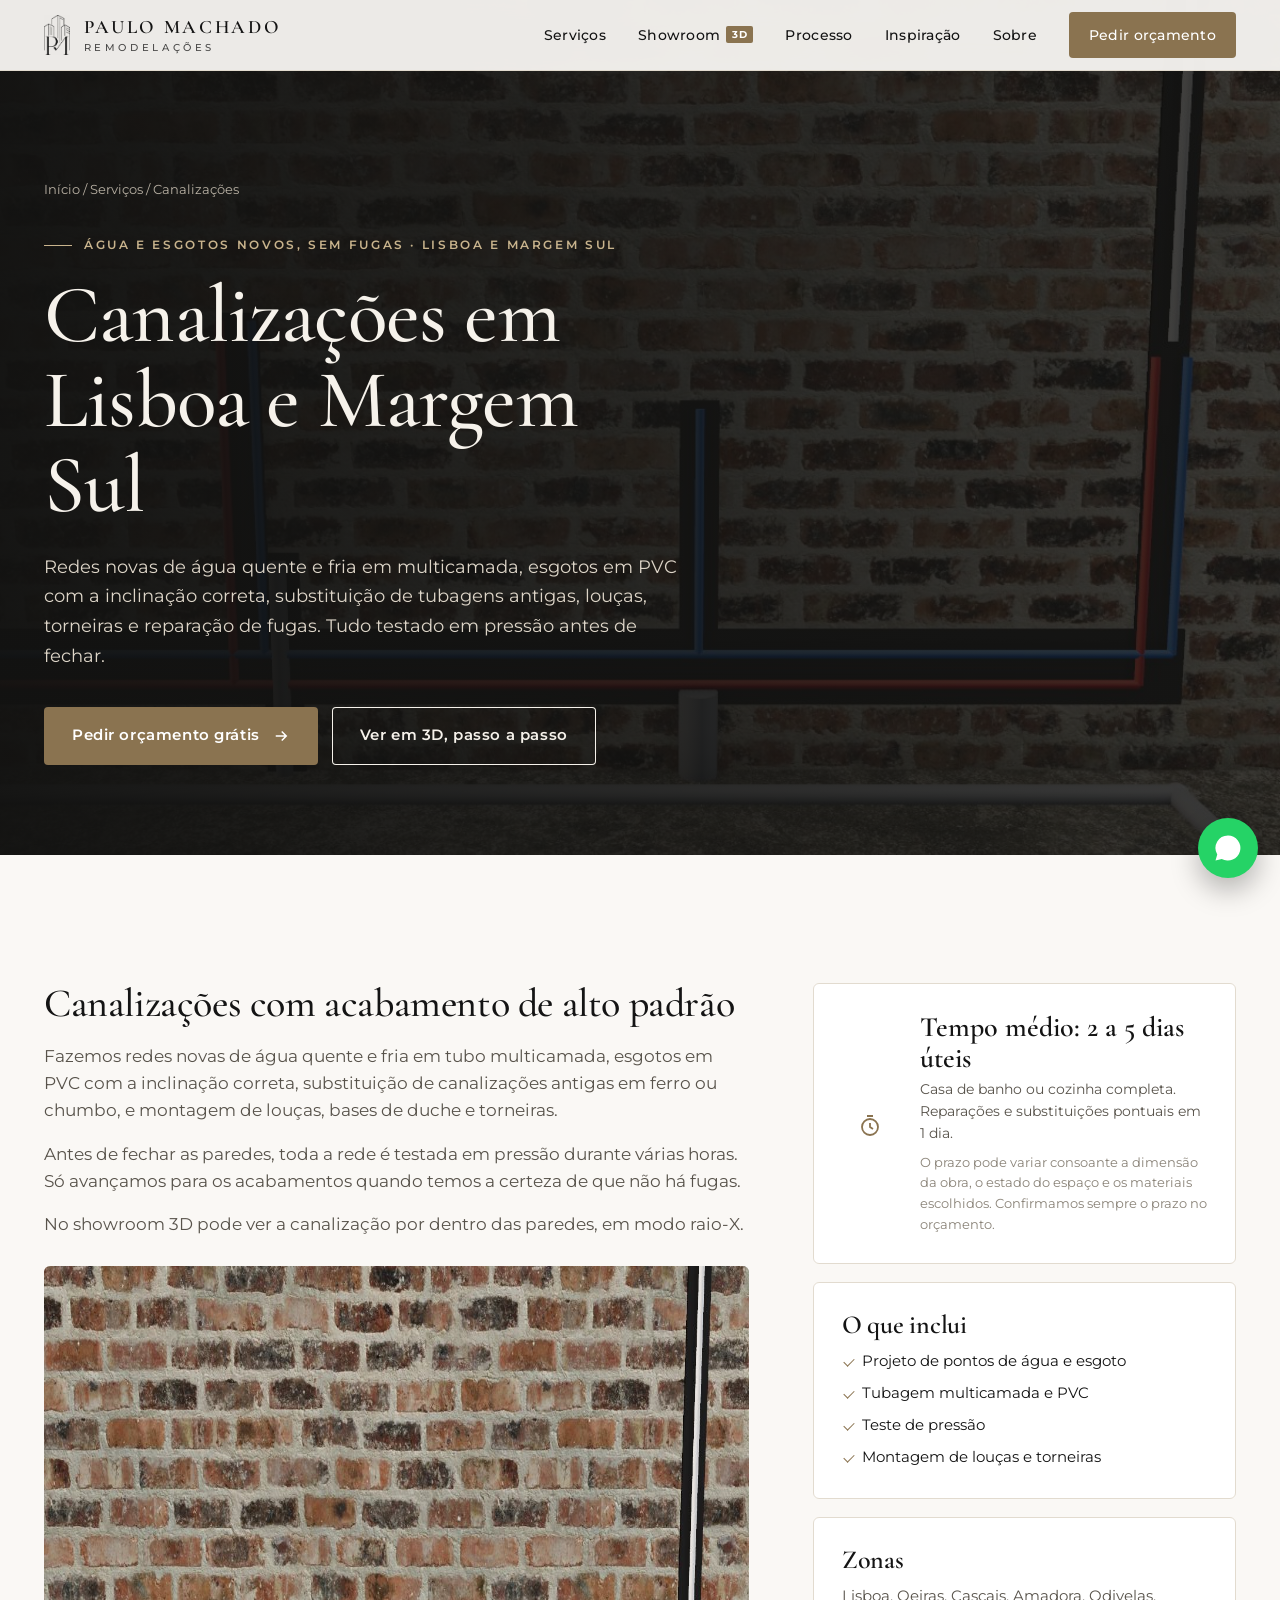
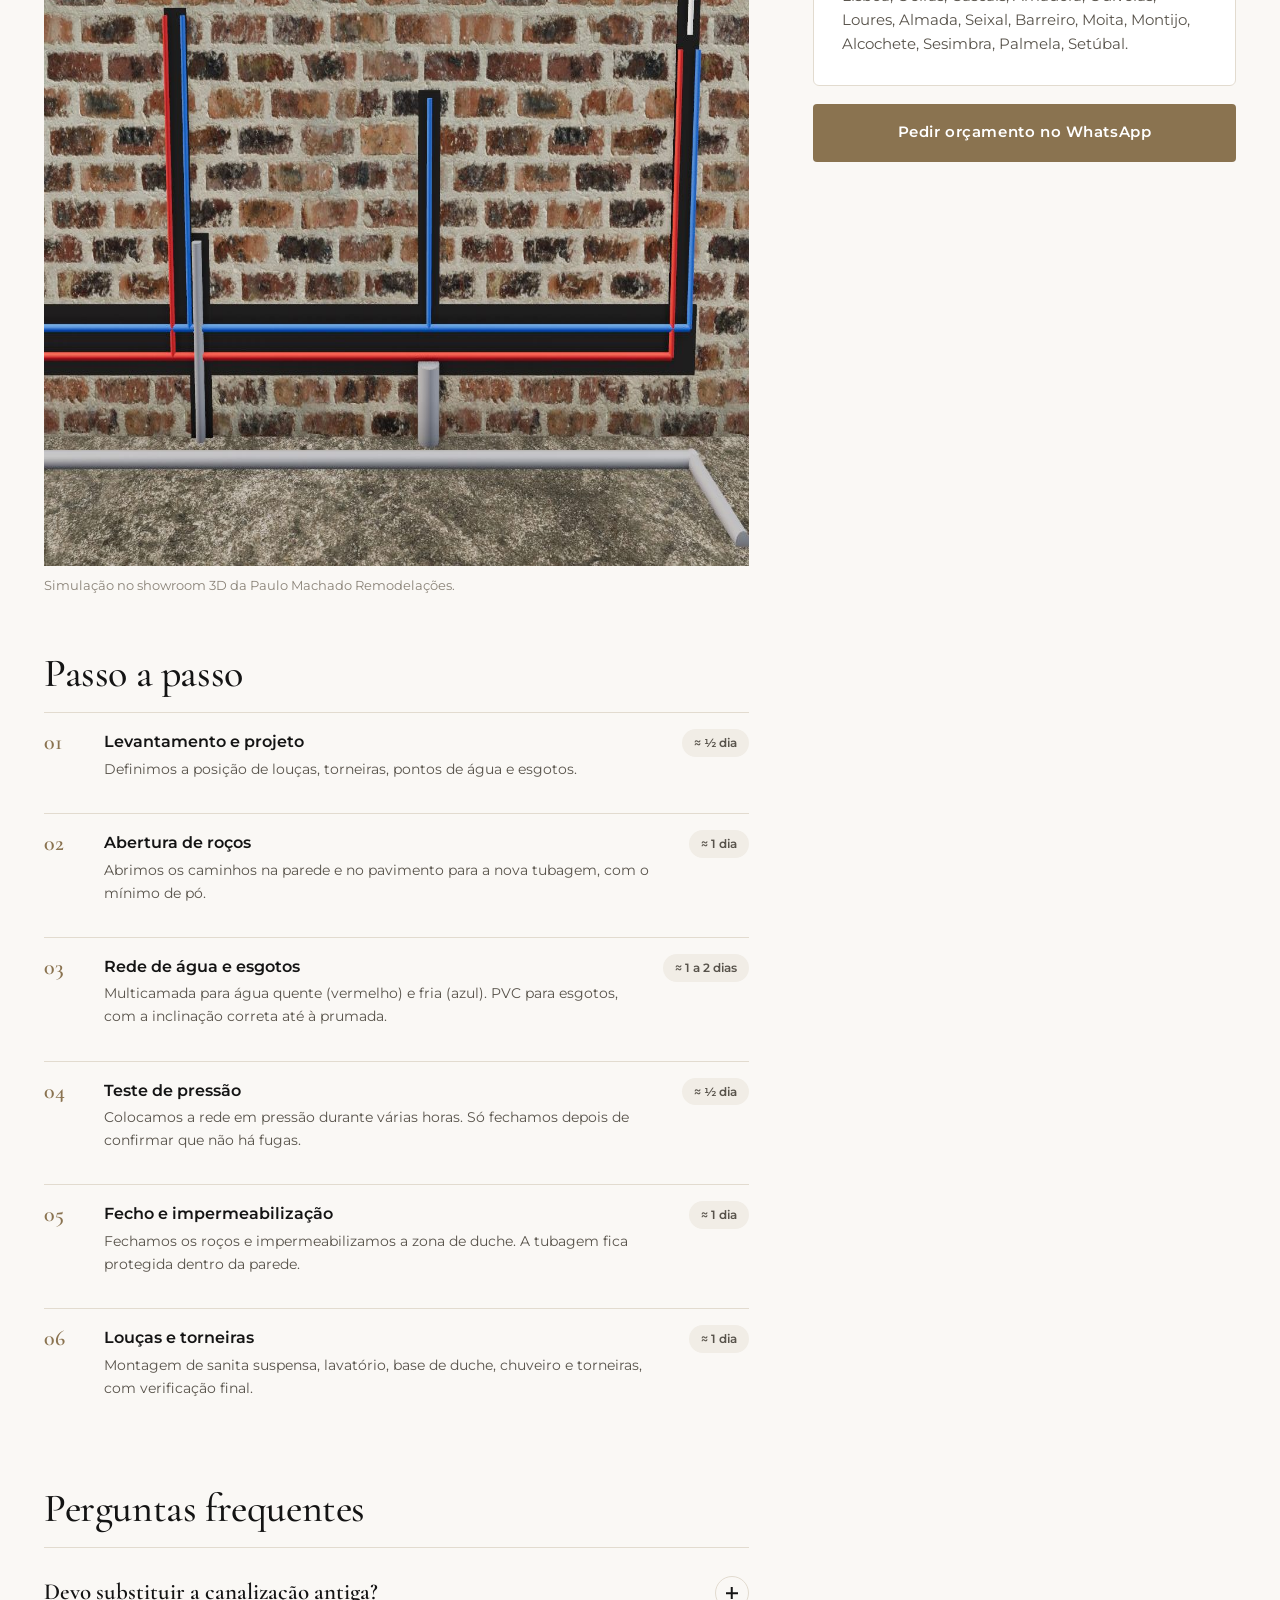
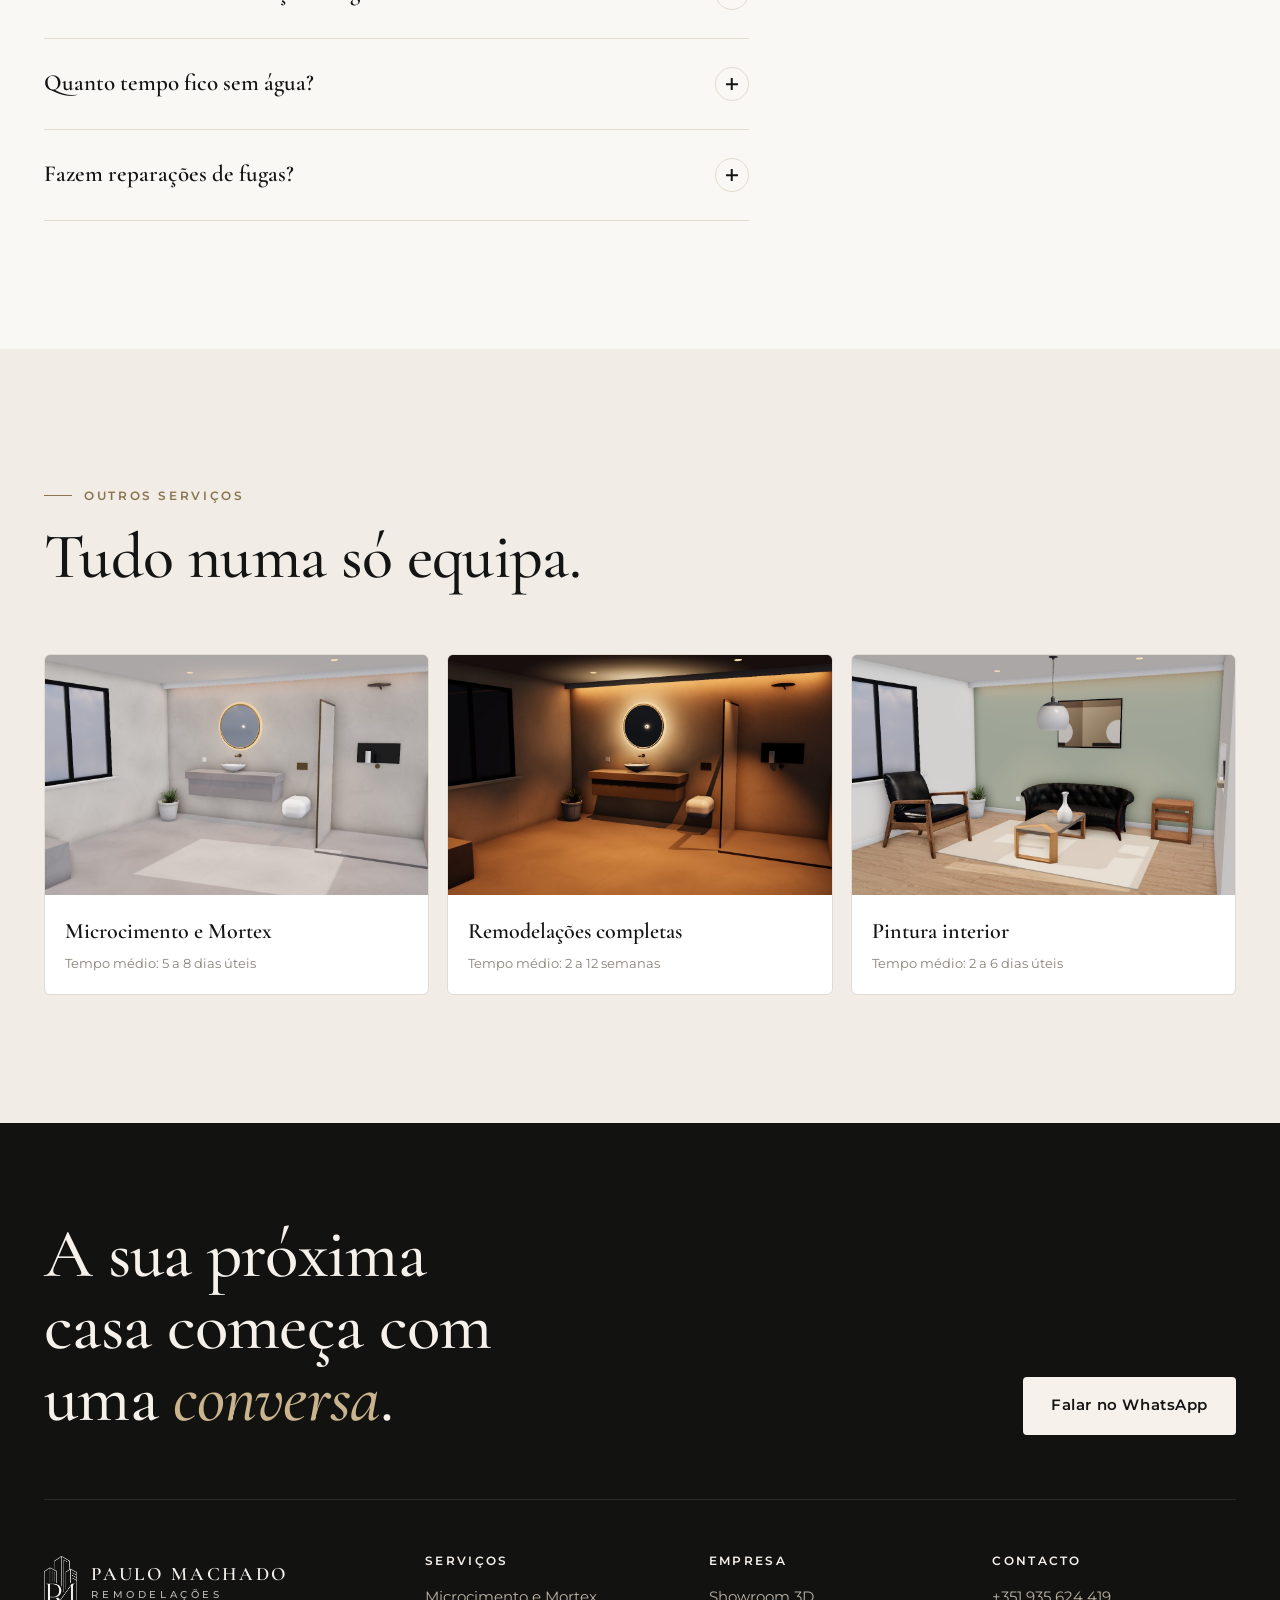
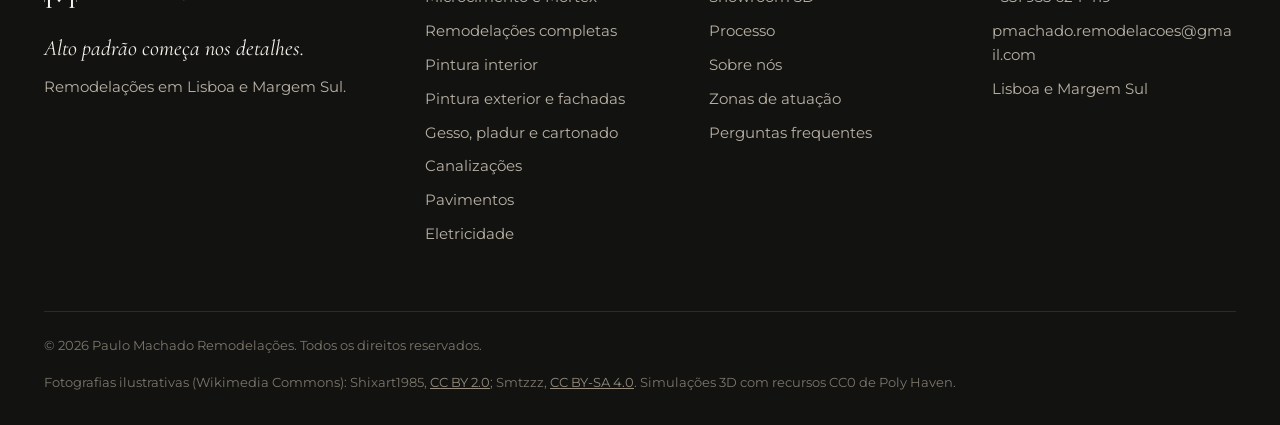
<file: servicos/canalizacao.html>
<!doctype html>
<html lang="pt-PT">
<head>
<meta charset="utf-8">
<meta name="viewport" content="width=device-width, initial-scale=1, viewport-fit=cover">
<title>Canalizador em Lisboa e Margem Sul · Canalizações e esgotos | Paulo Machado</title>
<meta name="description" content="Redes novas de água quente e fria em multicamada, esgotos em PVC com a inclinação correta, substituição de tubagens antigas, louças, torneiras e repar… Tempo médio: 2 a 5 dias úteis. Orçamento grátis.">
<meta name="keywords" content="canalizador Lisboa, canalizador Almada, substituir canalização, rede de águas e esgotos, multicamada, canalizador Setúbal">
<link rel="canonical" href="https://pmremodelacoes.pt/servicos/canalizacao.html">
<link rel="icon" type="image/png" href="../img/icone.png">
<meta name="theme-color" content="#121211">
<meta property="og:type" content="website"><meta property="og:locale" content="pt_PT"><meta property="og:site_name" content="Paulo Machado Remodelações">
<meta property="og:title" content="Canalizações em Lisboa e Margem Sul · Paulo Machado Remodelações"><meta property="og:description" content="Água e esgotos novos, sem fugas. 2 a 5 dias úteis em média.">
<meta property="og:url" content="https://pmremodelacoes.pt/servicos/canalizacao.html"><meta property="og:image" content="https://pmremodelacoes.pt/img/servico-canalizacao.jpg"><meta name="twitter:card" content="summary_large_image">
<link rel="preconnect" href="https://fonts.googleapis.com"><link rel="preconnect" href="https://fonts.gstatic.com" crossorigin>
<link href="https://fonts.googleapis.com/css2?family=Cormorant+Garamond:ital,wght@0,500;0,600;1,500&family=Montserrat:wght@400;500;600;700&display=swap" rel="stylesheet">
<link rel="stylesheet" href="../estilo.css">
<script type="application/ld+json">{"@context":"https://schema.org","@graph":[{"@type":"Service","name":"Canalizações","serviceType":"Canalizações","description":"Redes novas de água quente e fria em multicamada, esgotos em PVC com a inclinação correta, substituição de tubagens antigas, louças, torneiras e reparação de fugas. Tudo testado em pressão antes de fechar.","provider":{"@id":"https://pmremodelacoes.pt/#empresa"},"areaServed":[{"@type":"City","name":"Lisboa"},{"@type":"City","name":"Oeiras"},{"@type":"City","name":"Cascais"},{"@type":"City","name":"Amadora"},{"@type":"City","name":"Odivelas"},{"@type":"City","name":"Loures"},{"@type":"City","name":"Almada"},{"@type":"City","name":"Seixal"},{"@type":"City","name":"Barreiro"},{"@type":"City","name":"Moita"},{"@type":"City","name":"Montijo"},{"@type":"City","name":"Alcochete"},{"@type":"City","name":"Sesimbra"},{"@type":"City","name":"Palmela"},{"@type":"City","name":"Setúbal"}],"url":"https://pmremodelacoes.pt/servicos/canalizacao.html","image":"https://pmremodelacoes.pt/img/servico-canalizacao.jpg"},{"@type":"BreadcrumbList","itemListElement":[{"@type":"ListItem","position":1,"name":"Início","item":"https://pmremodelacoes.pt/"},{"@type":"ListItem","position":2,"name":"Serviços","item":"https://pmremodelacoes.pt/#servicos"},{"@type":"ListItem","position":3,"name":"Canalizações","item":"https://pmremodelacoes.pt/servicos/canalizacao.html"}]},{"@type":"FAQPage","mainEntity":[{"@type":"Question","name":"Devo substituir a canalização antiga?","acceptedAnswer":{"@type":"Answer","text":"Se a casa tem tubagem em ferro galvanizado ou chumbo, ou fugas frequentes, a substituição evita problemas maiores e melhora a pressão da água."}},{"@type":"Question","name":"Quanto tempo fico sem água?","acceptedAnswer":{"@type":"Answer","text":"Planeamos os cortes para serem curtos. Na maioria das obras, a água é cortada apenas durante algumas horas."}},{"@type":"Question","name":"Fazem reparações de fugas?","acceptedAnswer":{"@type":"Answer","text":"Sim, fazemos reparações pontuais e deteção de fugas."}}]},{"@type":"HomeAndConstructionBusiness","@id":"https://pmremodelacoes.pt/#empresa","name":"Paulo Machado Remodelações","slogan":"Alto padrão começa nos detalhes","url":"https://pmremodelacoes.pt/","logo":"https://pmremodelacoes.pt/img/logo.png","image":"https://pmremodelacoes.pt/img/hero-showroom.jpg","telephone":"+351935624419","email":"pmachado.remodelacoes@gmail.com","priceRange":"€€€","address":{"@type":"PostalAddress","addressLocality":"Almada","addressRegion":"Setúbal","addressCountry":"PT"},"areaServed":[{"@type":"City","name":"Lisboa"},{"@type":"City","name":"Oeiras"},{"@type":"City","name":"Cascais"},{"@type":"City","name":"Amadora"},{"@type":"City","name":"Odivelas"},{"@type":"City","name":"Loures"},{"@type":"City","name":"Almada"},{"@type":"City","name":"Seixal"},{"@type":"City","name":"Barreiro"},{"@type":"City","name":"Moita"},{"@type":"City","name":"Montijo"},{"@type":"City","name":"Alcochete"},{"@type":"City","name":"Sesimbra"},{"@type":"City","name":"Palmela"},{"@type":"City","name":"Setúbal"}],"knowsAbout":["Microcimento","Remodelações","Pintura","Pladur","Canalização","Pavimentos","Eletricidade"],"hasOfferCatalog":{"@type":"OfferCatalog","name":"Serviços","itemListElement":[{"@type":"Offer","itemOffered":{"@type":"Service","name":"Microcimento e Mortex","url":"https://pmremodelacoes.pt/servicos/microcimento.html"}},{"@type":"Offer","itemOffered":{"@type":"Service","name":"Remodelações completas","url":"https://pmremodelacoes.pt/servicos/remodelacao.html"}},{"@type":"Offer","itemOffered":{"@type":"Service","name":"Pintura interior","url":"https://pmremodelacoes.pt/servicos/pintura-interior.html"}},{"@type":"Offer","itemOffered":{"@type":"Service","name":"Pintura exterior e fachadas","url":"https://pmremodelacoes.pt/servicos/pintura-exterior.html"}},{"@type":"Offer","itemOffered":{"@type":"Service","name":"Gesso, pladur e cartonado","url":"https://pmremodelacoes.pt/servicos/pladur.html"}},{"@type":"Offer","itemOffered":{"@type":"Service","name":"Canalizações","url":"https://pmremodelacoes.pt/servicos/canalizacao.html"}},{"@type":"Offer","itemOffered":{"@type":"Service","name":"Pavimentos","url":"https://pmremodelacoes.pt/servicos/pavimentos.html"}},{"@type":"Offer","itemOffered":{"@type":"Service","name":"Eletricidade","url":"https://pmremodelacoes.pt/servicos/eletricidade.html"}}]}}]}</script>
</head>
<body>
<a class="skip" href="#conteudo">Saltar para o conteúdo</a>
<div class="progress" aria-hidden="true"></div>
<header class="top light">
  <div class="wrap nav">
    <a href="../index.html#inicio" class="logo" aria-label="Paulo Machado Remodelações, início">
      <img class="lgb" src="../img/simbolo.png" alt="" width="255" height="398">
      <img class="lgw" src="../img/simbolo-branco.png" alt="" width="255" height="398">
      <span class="logo-text">Paulo Machado<small>Remodelações</small></span>
    </a>
    <button class="burger" aria-label="Abrir menu" aria-expanded="false" aria-controls="menu"><span></span><span></span><span></span></button>
    <ul class="menu" id="menu">
      <li><a href="../index.html#servicos">Serviços</a></li>
      <li><a href="../showroom.html">Showroom<span class="tag3d">3D</span></a></li>
      <li><a href="../index.html#processo">Processo</a></li>
      <li><a href="../index.html#inspiracao">Inspiração</a></li>
      <li><a href="../index.html#sobre">Sobre</a></li>
      <li><a href="../index.html#contacto" class="btn gold">Pedir orçamento</a></li>
    </ul>
  </div>
</header>
<main id="conteudo">
<section class="page-hero">
  <div class="bg"><img src="../img/servico-canalizacao.jpg" alt="" width="1200" height="900"></div>
  <div class="wrap">
    <nav class="crumbs" aria-label="Caminho"><a href="../index.html">Início</a> / <a href="../index.html#servicos">Serviços</a> / Canalizações</nav>
    <span class="eyebrow">Água e esgotos novos, sem fugas · Lisboa e Margem Sul</span>
    <h1 style="margin-top:18px">Canalizações em Lisboa e Margem Sul</h1>
    <p class="lead">Redes novas de água quente e fria em multicamada, esgotos em PVC com a inclinação correta, substituição de tubagens antigas, louças, torneiras e reparação de fugas. Tudo testado em pressão antes de fechar.</p>
    <div class="hero-ctas"><a class="btn gold" href="../index.html#contacto">Pedir orçamento grátis <svg width="18" height="18" viewBox="0 0 24 24" fill="none" stroke="currentColor" stroke-width="2"><path d="M5 12h14M13 6l6 6-6 6"/></svg></a><a class="btn ghost" href="../showroom.html#canalizacao">Ver em 3D, passo a passo</a></div>
  </div>
</section>
<section>
  <div class="wrap svc-page">
    <div class="prose">
      <h2>Canalizações com acabamento de alto padrão</h2>
      <p>Fazemos redes novas de água quente e fria em tubo multicamada, esgotos em PVC com a inclinação correta, substituição de canalizações antigas em ferro ou chumbo, e montagem de louças, bases de duche e torneiras.</p>
      <p>Antes de fechar as paredes, toda a rede é testada em pressão durante várias horas. Só avançamos para os acabamentos quando temos a certeza de que não há fugas.</p>
      <p>No showroom 3D pode ver a canalização por dentro das paredes, em modo raio-X.</p>
      <figure><img src="../img/servico-canalizacao.jpg" alt="Canalizações: simulação no showroom 3D" width="1200" height="900" loading="lazy"><figcaption>Simulação no showroom 3D da Paulo Machado Remodelações.</figcaption></figure>
      <h2>Passo a passo</h2>
      <ol class="svc-steps"><li><div><b>Levantamento e projeto</b><p>Definimos a posição de louças, torneiras, pontos de água e esgotos.</p></div><span class="dur">≈ ½ dia</span></li><li><div><b>Abertura de roços</b><p>Abrimos os caminhos na parede e no pavimento para a nova tubagem, com o mínimo de pó.</p></div><span class="dur">≈ 1 dia</span></li><li><div><b>Rede de água e esgotos</b><p>Multicamada para água quente (vermelho) e fria (azul). PVC para esgotos, com a inclinação correta até à prumada.</p></div><span class="dur">≈ 1 a 2 dias</span></li><li><div><b>Teste de pressão</b><p>Colocamos a rede em pressão durante várias horas. Só fechamos depois de confirmar que não há fugas.</p></div><span class="dur">≈ ½ dia</span></li><li><div><b>Fecho e impermeabilização</b><p>Fechamos os roços e impermeabilizamos a zona de duche. A tubagem fica protegida dentro da parede.</p></div><span class="dur">≈ 1 dia</span></li><li><div><b>Louças e torneiras</b><p>Montagem de sanita suspensa, lavatório, base de duche, chuveiro e torneiras, com verificação final.</p></div><span class="dur">≈ 1 dia</span></li></ol>
      <h2>Perguntas frequentes</h2>
      <div class="faq"><details class="rv"><summary>Devo substituir a canalização antiga?<i></i></summary><p>Se a casa tem tubagem em ferro galvanizado ou chumbo, ou fugas frequentes, a substituição evita problemas maiores e melhora a pressão da água.</p></details><details class="rv"><summary>Quanto tempo fico sem água?<i></i></summary><p>Planeamos os cortes para serem curtos. Na maioria das obras, a água é cortada apenas durante algumas horas.</p></details><details class="rv"><summary>Fazem reparações de fugas?<i></i></summary><p>Sim, fazemos reparações pontuais e deteção de fugas.</p></details></div>
    </div>
    <aside class="side">
      <div class="card"><div class="svc-meta" style="margin:0;background:none;padding:0"><span class="clock"><svg width="24" height="24" viewBox="0 0 24 24" fill="none" stroke="currentColor" stroke-width="1.8"><circle cx="12" cy="13" r="8"/><path d="M12 9v4l3 2M9 2h6"/></svg></span><div><b>Tempo médio: 2 a 5 dias úteis</b><span>Casa de banho ou cozinha completa. Reparações e substituições pontuais em 1 dia.</span><em>O prazo pode variar consoante a dimensão da obra, o estado do espaço e os materiais escolhidos. Confirmamos sempre o prazo no orçamento.</em></div></div></div>
      <div class="card"><h3>O que inclui</h3><ul><li>Projeto de pontos de água e esgoto</li><li>Tubagem multicamada e PVC</li><li>Teste de pressão</li><li>Montagem de louças e torneiras</li></ul></div>
      <div class="card"><h3>Zonas</h3><p style="font-size:14.5px;color:var(--ink2)">Lisboa, Oeiras, Cascais, Amadora, Odivelas, Loures, Almada, Seixal, Barreiro, Moita, Montijo, Alcochete, Sesimbra, Palmela, Setúbal.</p></div>
      <a class="btn gold" href="https://wa.me/351935624419?text=Ol%C3%A1!%20Gostaria%20de%20um%20or%C3%A7amento%20de%20Canaliza%C3%A7%C3%B5es." target="_blank" rel="noopener">Pedir orçamento no WhatsApp</a>
    </aside>
  </div>
</section>
<section style="background:var(--bg2)">
  <div class="wrap">
    <div class="sec-head"><div><span class="eyebrow">Outros serviços</span><h2>Tudo numa só equipa.</h2></div></div>
    <div class="related"><a href="microcimento.html"><img src="../img/servico-microcimento.jpg" alt="Microcimento e Mortex" loading="lazy"><div><b>Microcimento e Mortex</b><span>Tempo médio: 5 a 8 dias úteis</span></div></a><a href="remodelacao.html"><img src="../img/servico-remodelacao.jpg" alt="Remodelações completas" loading="lazy"><div><b>Remodelações completas</b><span>Tempo médio: 2 a 12 semanas</span></div></a><a href="pintura-interior.html"><img src="../img/servico-pintura-interior.jpg" alt="Pintura interior" loading="lazy"><div><b>Pintura interior</b><span>Tempo médio: 2 a 6 dias úteis</span></div></a></div>
  </div>
</section>
</main>
<footer>
  <div class="wrap">
    <div class="fcta">
      <h2>A sua próxima casa começa com uma <em>conversa</em>.</h2>
      <a class="btn light" href="https://wa.me/351935624419?text=Ol%C3%A1!%20Gostaria%20de%20pedir%20um%20or%C3%A7amento." target="_blank" rel="noopener">Falar no WhatsApp</a>
    </div>
    <div class="fgrid">
      <div>
        <a href="../index.html#inicio" class="logo"><img src="../img/simbolo-branco.png" alt="" width="255" height="398" style="height:52px"><span class="logo-text">Paulo Machado<small>Remodelações</small></span></a>
        <p class="slogan">Alto padrão começa nos detalhes.</p>
        <p>Remodelações em Lisboa e Margem Sul.</p>
      </div>
      <div><h4>Serviços</h4><ul><li><a href="../servicos/microcimento.html">Microcimento e Mortex</a></li><li><a href="../servicos/remodelacao.html">Remodelações completas</a></li><li><a href="../servicos/pintura-interior.html">Pintura interior</a></li><li><a href="../servicos/pintura-exterior.html">Pintura exterior e fachadas</a></li><li><a href="../servicos/pladur.html">Gesso, pladur e cartonado</a></li><li><a href="../servicos/canalizacao.html">Canalizações</a></li><li><a href="../servicos/pavimentos.html">Pavimentos</a></li><li><a href="../servicos/eletricidade.html">Eletricidade</a></li></ul></div>
      <div><h4>Empresa</h4><ul><li><a href="../showroom.html">Showroom 3D</a></li><li><a href="../index.html#processo">Processo</a></li><li><a href="../index.html#sobre">Sobre nós</a></li><li><a href="../index.html#zonas">Zonas de atuação</a></li><li><a href="../index.html#faq">Perguntas frequentes</a></li></ul></div>
      <div><h4>Contacto</h4><ul><li><a href="tel:+351935624419">+351 935 624 419</a></li><li><a href="mailto:pmachado.remodelacoes@gmail.com" style="overflow-wrap:anywhere">pmachado.remodelacoes@gmail.com</a></li><li>Lisboa e Margem Sul</li></ul></div>
    </div>
    <div class="fbottom">
      <span>© <span id="ano"></span> Paulo Machado Remodelações. Todos os direitos reservados.</span>
      <span>Fotografias ilustrativas (Wikimedia Commons): Shixart1985, <a href="https://creativecommons.org/licenses/by/2.0/" rel="license noopener" target="_blank">CC BY 2.0</a>; Smtzzz, <a href="https://creativecommons.org/licenses/by-sa/4.0/" rel="license noopener" target="_blank">CC BY-SA 4.0</a>. Simulações 3D com recursos CC0 de Poly Haven.</span>
    </div>
  </div>
</footer>
<a class="wa" href="https://wa.me/351935624419?text=Ol%C3%A1!%20Gostaria%20de%20um%20or%C3%A7amento%20de%20Canaliza%C3%A7%C3%B5es." target="_blank" rel="noopener" aria-label="Falar pelo WhatsApp"><svg width="30" height="30" viewBox="0 0 24 24" fill="#fff"><path d="M12 2a10 10 0 0 0-8.6 15.1L2 22l5-1.3A10 10 0 1 0 12 2m4.5 12.1c-.2-.1-1.5-.7-1.7-.8s-.4-.1-.6.1l-.8 1c-.1.2-.3.2-.5.1a6.7 6.7 0 0 1-3.3-2.9c-.3-.4.3-.4.7-1.3.1-.2 0-.3 0-.4l-.8-1.8c-.2-.5-.4-.4-.6-.4h-.5a1 1 0 0 0-.7.3 3 3 0 0 0-.9 2.2 5.2 5.2 0 0 0 1.1 2.7 11.8 11.8 0 0 0 4.5 4c1.7.7 2.3.8 3.2.6a2.7 2.7 0 0 0 1.8-1.2 2.2 2.2 0 0 0 .1-1.3c0-.1-.2-.2-.5-.3"/></svg></a>
<nav class="mbar" aria-label="Contacto rápido"><a href="tel:+351935624419">Ligar</a><a href="https://wa.me/351935624419" target="_blank" rel="noopener">WhatsApp</a></nav>
<script src="../site.js" defer></script>
</body>
</html>
</file>
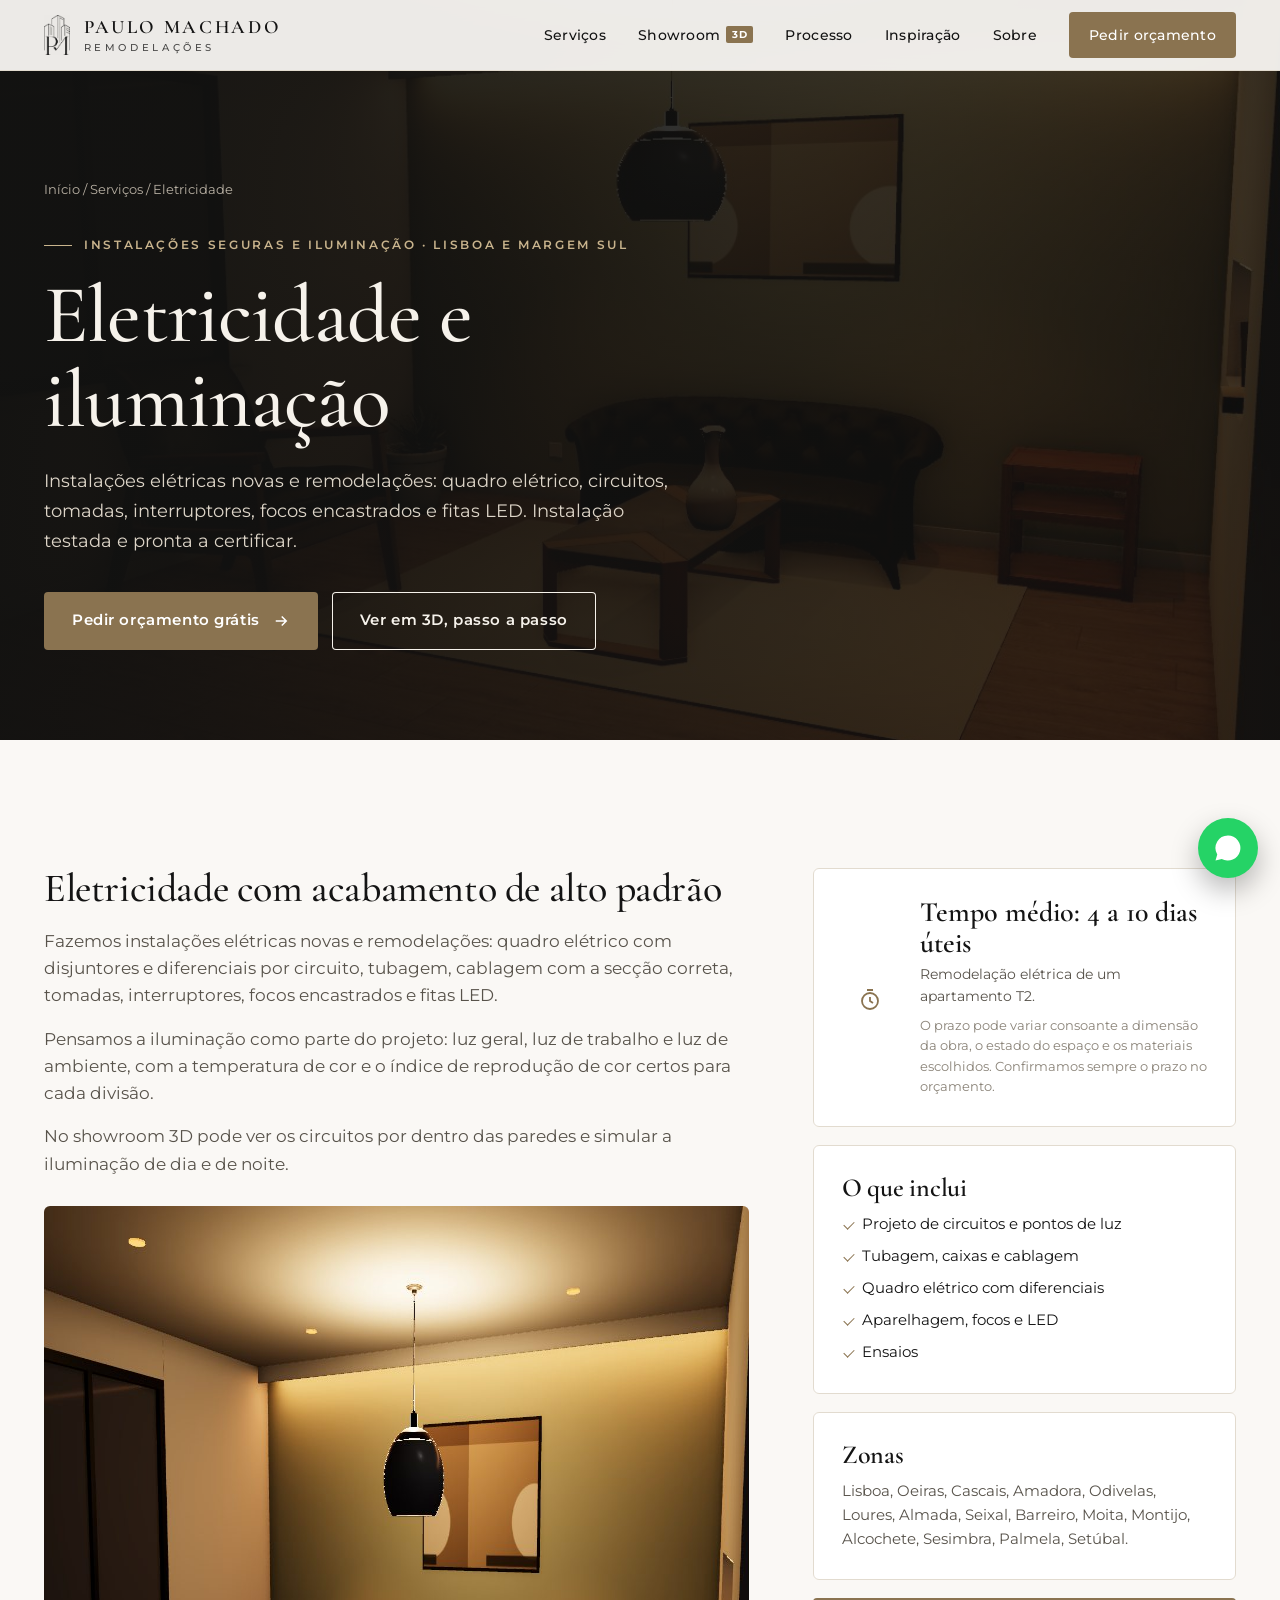
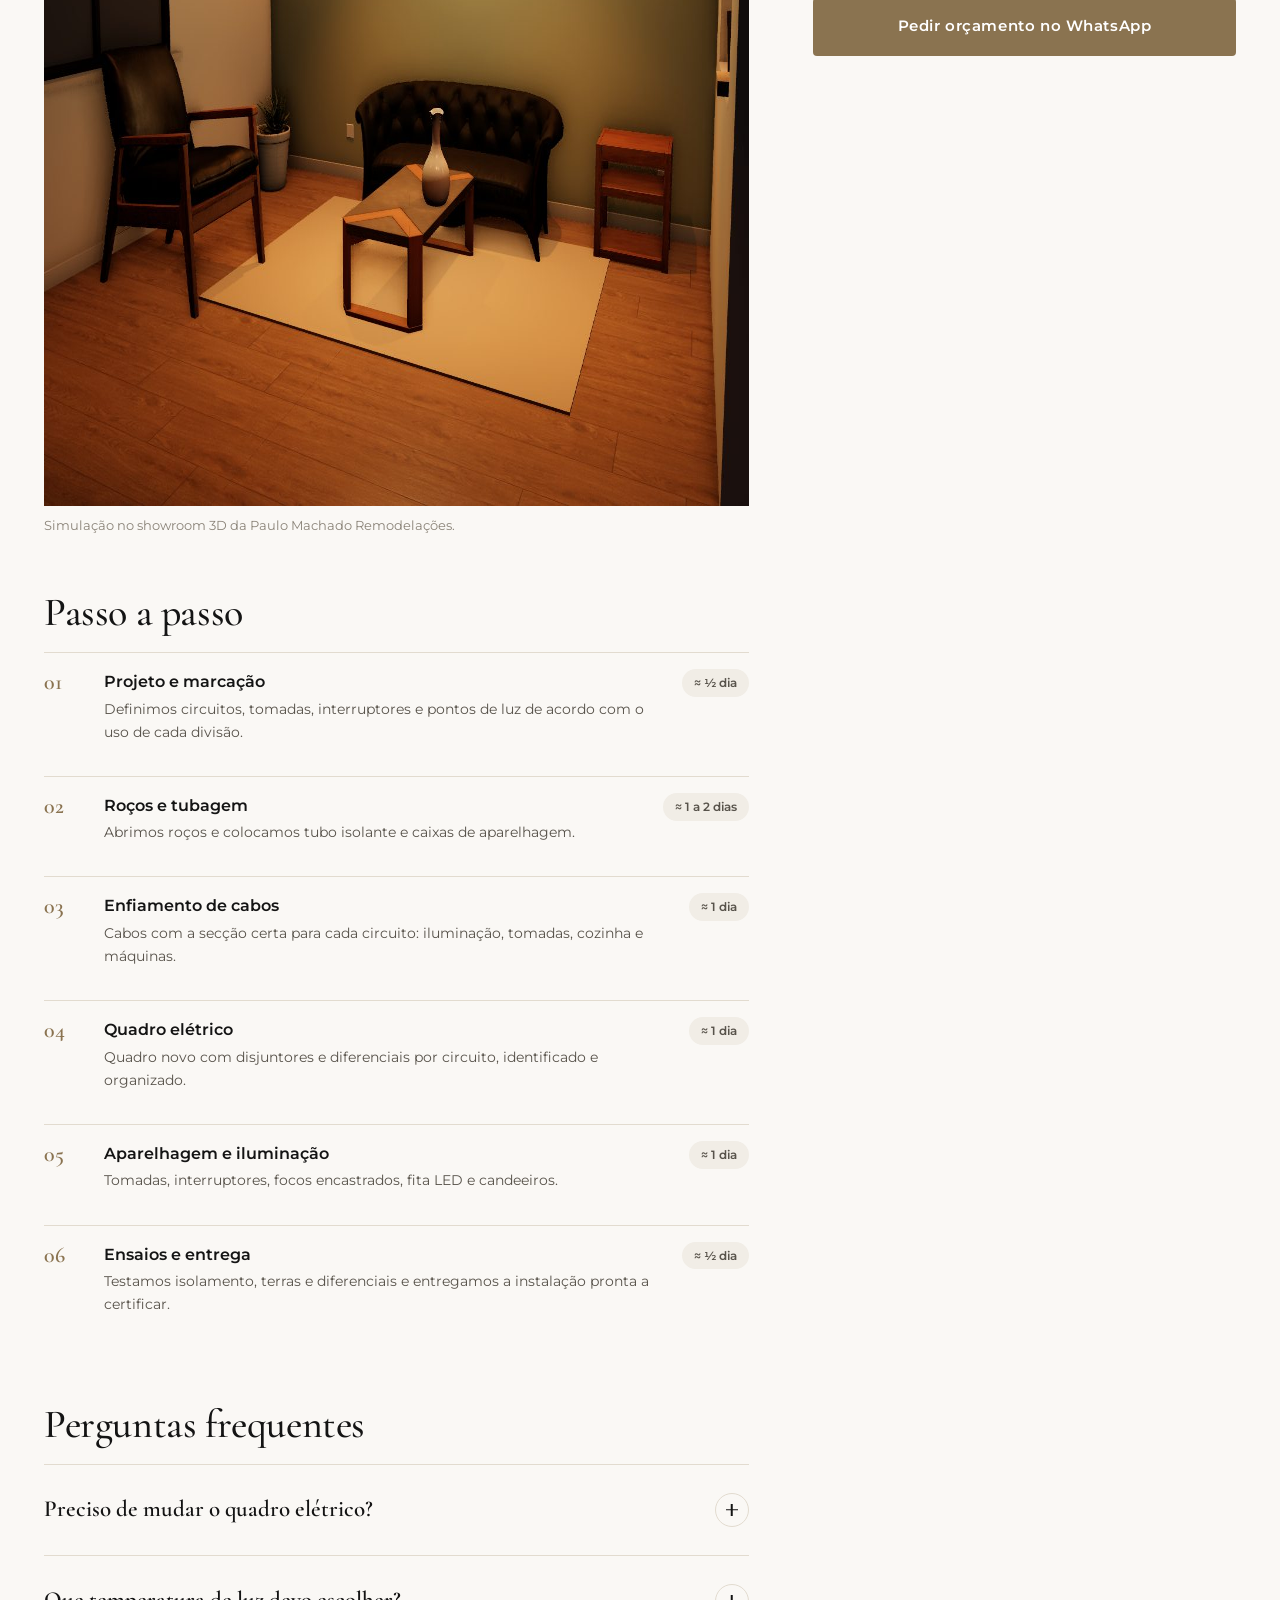
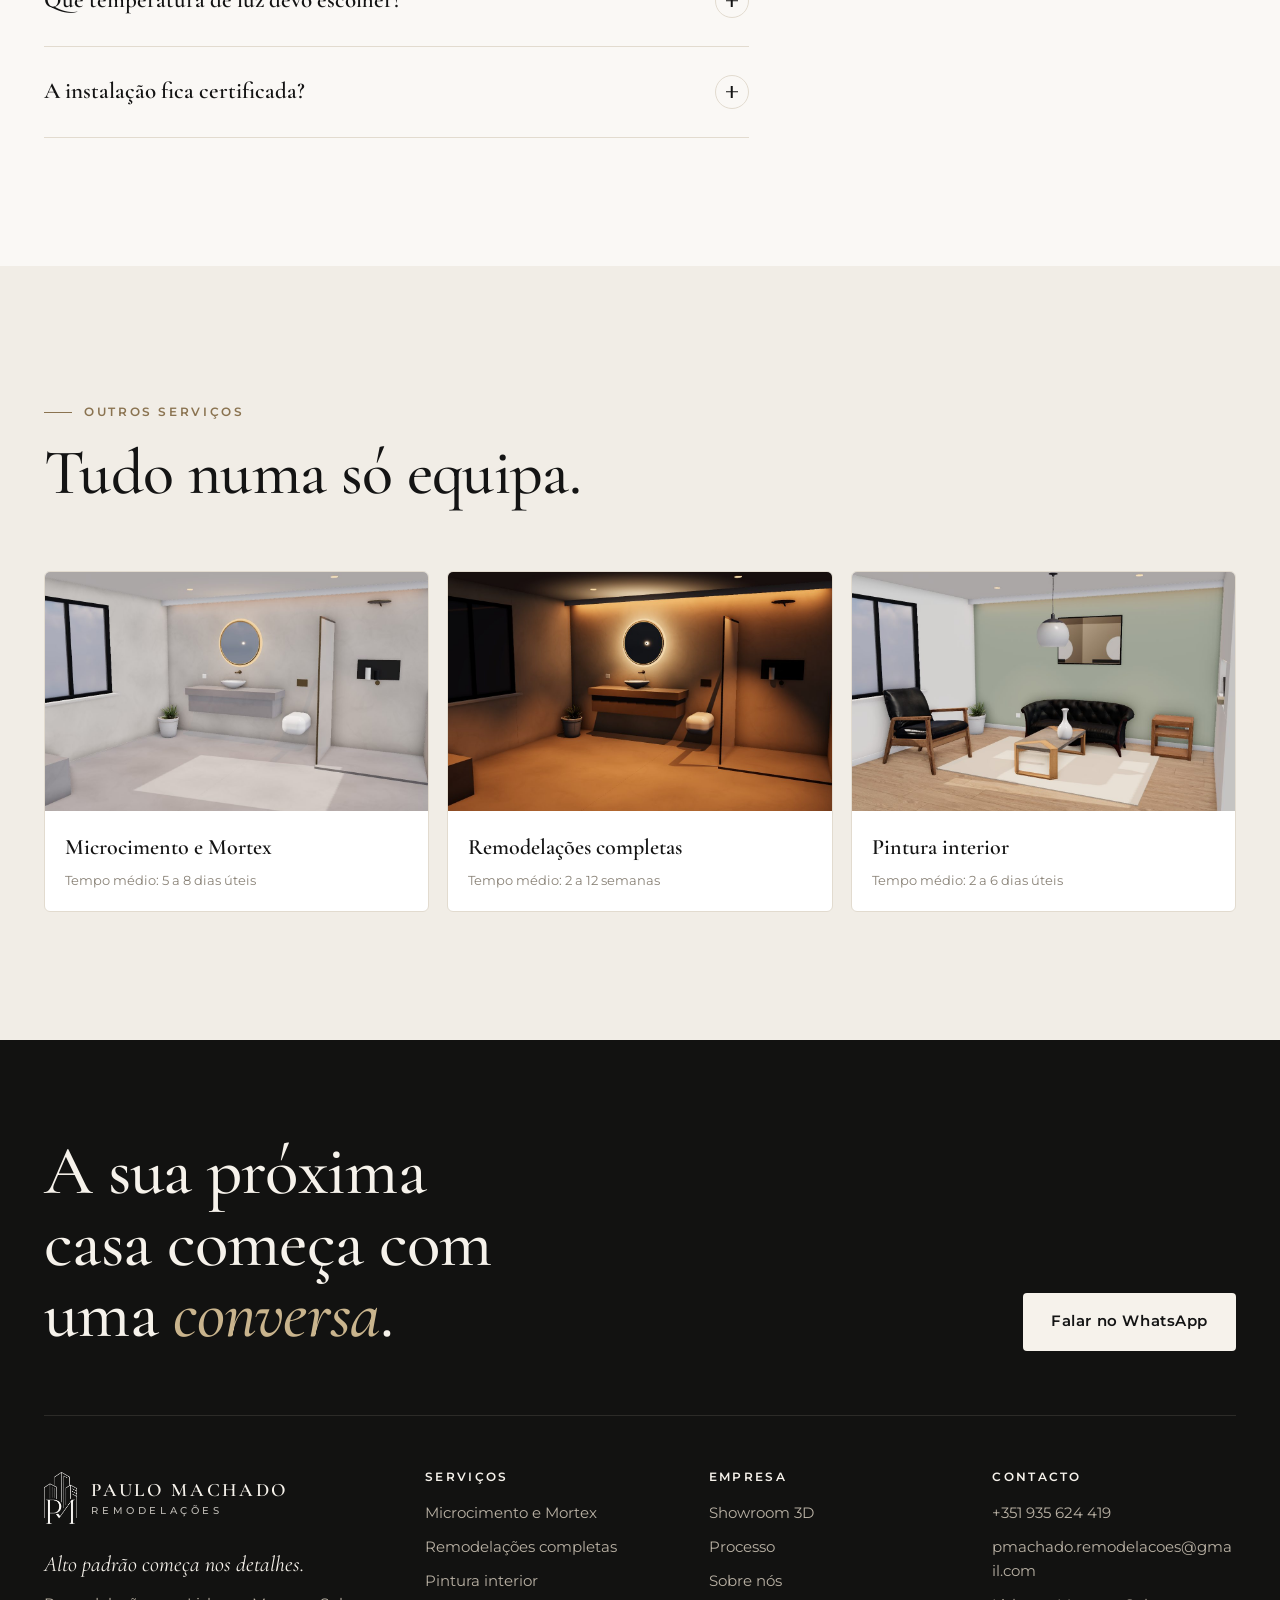
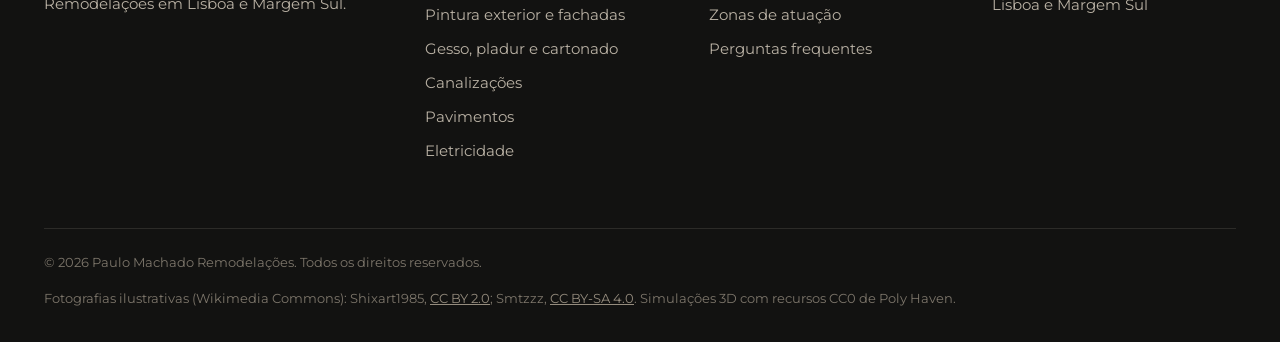
<file: servicos/eletricidade.html>
<!doctype html>
<html lang="pt-PT">
<head>
<meta charset="utf-8">
<meta name="viewport" content="width=device-width, initial-scale=1, viewport-fit=cover">
<title>Eletricista em Lisboa e Margem Sul · Instalações elétricas e LED | Paulo Machado</title>
<meta name="description" content="Instalações elétricas novas e remodelações: quadro elétrico, circuitos, tomadas, interruptores, focos encastrados e fitas LED. Instalação testada e pr… Tempo médio: 4 a 10 dias úteis. Orçamento grátis.">
<meta name="keywords" content="eletricista Lisboa, eletricista Almada, quadro elétrico, remodelação elétrica, iluminação LED, focos encastrados Seixal">
<link rel="canonical" href="https://pmremodelacoes.pt/servicos/eletricidade.html">
<link rel="icon" type="image/png" href="../img/icone.png">
<meta name="theme-color" content="#121211">
<meta property="og:type" content="website"><meta property="og:locale" content="pt_PT"><meta property="og:site_name" content="Paulo Machado Remodelações">
<meta property="og:title" content="Eletricidade e iluminação · Paulo Machado Remodelações"><meta property="og:description" content="Instalações seguras e iluminação. 4 a 10 dias úteis em média.">
<meta property="og:url" content="https://pmremodelacoes.pt/servicos/eletricidade.html"><meta property="og:image" content="https://pmremodelacoes.pt/img/servico-eletricidade.jpg"><meta name="twitter:card" content="summary_large_image">
<link rel="preconnect" href="https://fonts.googleapis.com"><link rel="preconnect" href="https://fonts.gstatic.com" crossorigin>
<link href="https://fonts.googleapis.com/css2?family=Cormorant+Garamond:ital,wght@0,500;0,600;1,500&family=Montserrat:wght@400;500;600;700&display=swap" rel="stylesheet">
<link rel="stylesheet" href="../estilo.css">
<script type="application/ld+json">{"@context":"https://schema.org","@graph":[{"@type":"Service","name":"Eletricidade","serviceType":"Eletricidade","description":"Instalações elétricas novas e remodelações: quadro elétrico, circuitos, tomadas, interruptores, focos encastrados e fitas LED. Instalação testada e pronta a certificar.","provider":{"@id":"https://pmremodelacoes.pt/#empresa"},"areaServed":[{"@type":"City","name":"Lisboa"},{"@type":"City","name":"Oeiras"},{"@type":"City","name":"Cascais"},{"@type":"City","name":"Amadora"},{"@type":"City","name":"Odivelas"},{"@type":"City","name":"Loures"},{"@type":"City","name":"Almada"},{"@type":"City","name":"Seixal"},{"@type":"City","name":"Barreiro"},{"@type":"City","name":"Moita"},{"@type":"City","name":"Montijo"},{"@type":"City","name":"Alcochete"},{"@type":"City","name":"Sesimbra"},{"@type":"City","name":"Palmela"},{"@type":"City","name":"Setúbal"}],"url":"https://pmremodelacoes.pt/servicos/eletricidade.html","image":"https://pmremodelacoes.pt/img/servico-eletricidade.jpg"},{"@type":"BreadcrumbList","itemListElement":[{"@type":"ListItem","position":1,"name":"Início","item":"https://pmremodelacoes.pt/"},{"@type":"ListItem","position":2,"name":"Serviços","item":"https://pmremodelacoes.pt/#servicos"},{"@type":"ListItem","position":3,"name":"Eletricidade","item":"https://pmremodelacoes.pt/servicos/eletricidade.html"}]},{"@type":"FAQPage","mainEntity":[{"@type":"Question","name":"Preciso de mudar o quadro elétrico?","acceptedAnswer":{"@type":"Answer","text":"Quadros antigos sem diferenciais ou com fusíveis devem ser substituídos por segurança."}},{"@type":"Question","name":"Que temperatura de luz devo escolher?","acceptedAnswer":{"@type":"Answer","text":"Em salas e quartos, 2700 a 3000 K. Em cozinhas, casas de banho e escritórios, 3500 a 4000 K, sempre com IRC de 90 ou mais."}},{"@type":"Question","name":"A instalação fica certificada?","acceptedAnswer":{"@type":"Answer","text":"Entregamos a instalação testada e pronta a certificar, e acompanhamos o processo de certificação quando é necessário."}}]},{"@type":"HomeAndConstructionBusiness","@id":"https://pmremodelacoes.pt/#empresa","name":"Paulo Machado Remodelações","slogan":"Alto padrão começa nos detalhes","url":"https://pmremodelacoes.pt/","logo":"https://pmremodelacoes.pt/img/logo.png","image":"https://pmremodelacoes.pt/img/hero-showroom.jpg","telephone":"+351935624419","email":"pmachado.remodelacoes@gmail.com","priceRange":"€€€","address":{"@type":"PostalAddress","addressLocality":"Almada","addressRegion":"Setúbal","addressCountry":"PT"},"areaServed":[{"@type":"City","name":"Lisboa"},{"@type":"City","name":"Oeiras"},{"@type":"City","name":"Cascais"},{"@type":"City","name":"Amadora"},{"@type":"City","name":"Odivelas"},{"@type":"City","name":"Loures"},{"@type":"City","name":"Almada"},{"@type":"City","name":"Seixal"},{"@type":"City","name":"Barreiro"},{"@type":"City","name":"Moita"},{"@type":"City","name":"Montijo"},{"@type":"City","name":"Alcochete"},{"@type":"City","name":"Sesimbra"},{"@type":"City","name":"Palmela"},{"@type":"City","name":"Setúbal"}],"knowsAbout":["Microcimento","Remodelações","Pintura","Pladur","Canalização","Pavimentos","Eletricidade"],"hasOfferCatalog":{"@type":"OfferCatalog","name":"Serviços","itemListElement":[{"@type":"Offer","itemOffered":{"@type":"Service","name":"Microcimento e Mortex","url":"https://pmremodelacoes.pt/servicos/microcimento.html"}},{"@type":"Offer","itemOffered":{"@type":"Service","name":"Remodelações completas","url":"https://pmremodelacoes.pt/servicos/remodelacao.html"}},{"@type":"Offer","itemOffered":{"@type":"Service","name":"Pintura interior","url":"https://pmremodelacoes.pt/servicos/pintura-interior.html"}},{"@type":"Offer","itemOffered":{"@type":"Service","name":"Pintura exterior e fachadas","url":"https://pmremodelacoes.pt/servicos/pintura-exterior.html"}},{"@type":"Offer","itemOffered":{"@type":"Service","name":"Gesso, pladur e cartonado","url":"https://pmremodelacoes.pt/servicos/pladur.html"}},{"@type":"Offer","itemOffered":{"@type":"Service","name":"Canalizações","url":"https://pmremodelacoes.pt/servicos/canalizacao.html"}},{"@type":"Offer","itemOffered":{"@type":"Service","name":"Pavimentos","url":"https://pmremodelacoes.pt/servicos/pavimentos.html"}},{"@type":"Offer","itemOffered":{"@type":"Service","name":"Eletricidade","url":"https://pmremodelacoes.pt/servicos/eletricidade.html"}}]}}]}</script>
</head>
<body>
<a class="skip" href="#conteudo">Saltar para o conteúdo</a>
<div class="progress" aria-hidden="true"></div>
<header class="top light">
  <div class="wrap nav">
    <a href="../index.html#inicio" class="logo" aria-label="Paulo Machado Remodelações, início">
      <img class="lgb" src="../img/simbolo.png" alt="" width="255" height="398">
      <img class="lgw" src="../img/simbolo-branco.png" alt="" width="255" height="398">
      <span class="logo-text">Paulo Machado<small>Remodelações</small></span>
    </a>
    <button class="burger" aria-label="Abrir menu" aria-expanded="false" aria-controls="menu"><span></span><span></span><span></span></button>
    <ul class="menu" id="menu">
      <li><a href="../index.html#servicos">Serviços</a></li>
      <li><a href="../showroom.html">Showroom<span class="tag3d">3D</span></a></li>
      <li><a href="../index.html#processo">Processo</a></li>
      <li><a href="../index.html#inspiracao">Inspiração</a></li>
      <li><a href="../index.html#sobre">Sobre</a></li>
      <li><a href="../index.html#contacto" class="btn gold">Pedir orçamento</a></li>
    </ul>
  </div>
</header>
<main id="conteudo">
<section class="page-hero">
  <div class="bg"><img src="../img/servico-eletricidade.jpg" alt="" width="1200" height="900"></div>
  <div class="wrap">
    <nav class="crumbs" aria-label="Caminho"><a href="../index.html">Início</a> / <a href="../index.html#servicos">Serviços</a> / Eletricidade</nav>
    <span class="eyebrow">Instalações seguras e iluminação · Lisboa e Margem Sul</span>
    <h1 style="margin-top:18px">Eletricidade e iluminação</h1>
    <p class="lead">Instalações elétricas novas e remodelações: quadro elétrico, circuitos, tomadas, interruptores, focos encastrados e fitas LED. Instalação testada e pronta a certificar.</p>
    <div class="hero-ctas"><a class="btn gold" href="../index.html#contacto">Pedir orçamento grátis <svg width="18" height="18" viewBox="0 0 24 24" fill="none" stroke="currentColor" stroke-width="2"><path d="M5 12h14M13 6l6 6-6 6"/></svg></a><a class="btn ghost" href="../showroom.html#eletricidade">Ver em 3D, passo a passo</a></div>
  </div>
</section>
<section>
  <div class="wrap svc-page">
    <div class="prose">
      <h2>Eletricidade com acabamento de alto padrão</h2>
      <p>Fazemos instalações elétricas novas e remodelações: quadro elétrico com disjuntores e diferenciais por circuito, tubagem, cablagem com a secção correta, tomadas, interruptores, focos encastrados e fitas LED.</p>
      <p>Pensamos a iluminação como parte do projeto: luz geral, luz de trabalho e luz de ambiente, com a temperatura de cor e o índice de reprodução de cor certos para cada divisão.</p>
      <p>No showroom 3D pode ver os circuitos por dentro das paredes e simular a iluminação de dia e de noite.</p>
      <figure><img src="../img/servico-eletricidade.jpg" alt="Eletricidade: simulação no showroom 3D" width="1200" height="900" loading="lazy"><figcaption>Simulação no showroom 3D da Paulo Machado Remodelações.</figcaption></figure>
      <h2>Passo a passo</h2>
      <ol class="svc-steps"><li><div><b>Projeto e marcação</b><p>Definimos circuitos, tomadas, interruptores e pontos de luz de acordo com o uso de cada divisão.</p></div><span class="dur">≈ ½ dia</span></li><li><div><b>Roços e tubagem</b><p>Abrimos roços e colocamos tubo isolante e caixas de aparelhagem.</p></div><span class="dur">≈ 1 a 2 dias</span></li><li><div><b>Enfiamento de cabos</b><p>Cabos com a secção certa para cada circuito: iluminação, tomadas, cozinha e máquinas.</p></div><span class="dur">≈ 1 dia</span></li><li><div><b>Quadro elétrico</b><p>Quadro novo com disjuntores e diferenciais por circuito, identificado e organizado.</p></div><span class="dur">≈ 1 dia</span></li><li><div><b>Aparelhagem e iluminação</b><p>Tomadas, interruptores, focos encastrados, fita LED e candeeiros.</p></div><span class="dur">≈ 1 dia</span></li><li><div><b>Ensaios e entrega</b><p>Testamos isolamento, terras e diferenciais e entregamos a instalação pronta a certificar.</p></div><span class="dur">≈ ½ dia</span></li></ol>
      <h2>Perguntas frequentes</h2>
      <div class="faq"><details class="rv"><summary>Preciso de mudar o quadro elétrico?<i></i></summary><p>Quadros antigos sem diferenciais ou com fusíveis devem ser substituídos por segurança.</p></details><details class="rv"><summary>Que temperatura de luz devo escolher?<i></i></summary><p>Em salas e quartos, 2700 a 3000 K. Em cozinhas, casas de banho e escritórios, 3500 a 4000 K, sempre com IRC de 90 ou mais.</p></details><details class="rv"><summary>A instalação fica certificada?<i></i></summary><p>Entregamos a instalação testada e pronta a certificar, e acompanhamos o processo de certificação quando é necessário.</p></details></div>
    </div>
    <aside class="side">
      <div class="card"><div class="svc-meta" style="margin:0;background:none;padding:0"><span class="clock"><svg width="24" height="24" viewBox="0 0 24 24" fill="none" stroke="currentColor" stroke-width="1.8"><circle cx="12" cy="13" r="8"/><path d="M12 9v4l3 2M9 2h6"/></svg></span><div><b>Tempo médio: 4 a 10 dias úteis</b><span>Remodelação elétrica de um apartamento T2.</span><em>O prazo pode variar consoante a dimensão da obra, o estado do espaço e os materiais escolhidos. Confirmamos sempre o prazo no orçamento.</em></div></div></div>
      <div class="card"><h3>O que inclui</h3><ul><li>Projeto de circuitos e pontos de luz</li><li>Tubagem, caixas e cablagem</li><li>Quadro elétrico com diferenciais</li><li>Aparelhagem, focos e LED</li><li>Ensaios</li></ul></div>
      <div class="card"><h3>Zonas</h3><p style="font-size:14.5px;color:var(--ink2)">Lisboa, Oeiras, Cascais, Amadora, Odivelas, Loures, Almada, Seixal, Barreiro, Moita, Montijo, Alcochete, Sesimbra, Palmela, Setúbal.</p></div>
      <a class="btn gold" href="https://wa.me/351935624419?text=Ol%C3%A1!%20Gostaria%20de%20um%20or%C3%A7amento%20de%20Eletricidade." target="_blank" rel="noopener">Pedir orçamento no WhatsApp</a>
    </aside>
  </div>
</section>
<section style="background:var(--bg2)">
  <div class="wrap">
    <div class="sec-head"><div><span class="eyebrow">Outros serviços</span><h2>Tudo numa só equipa.</h2></div></div>
    <div class="related"><a href="microcimento.html"><img src="../img/servico-microcimento.jpg" alt="Microcimento e Mortex" loading="lazy"><div><b>Microcimento e Mortex</b><span>Tempo médio: 5 a 8 dias úteis</span></div></a><a href="remodelacao.html"><img src="../img/servico-remodelacao.jpg" alt="Remodelações completas" loading="lazy"><div><b>Remodelações completas</b><span>Tempo médio: 2 a 12 semanas</span></div></a><a href="pintura-interior.html"><img src="../img/servico-pintura-interior.jpg" alt="Pintura interior" loading="lazy"><div><b>Pintura interior</b><span>Tempo médio: 2 a 6 dias úteis</span></div></a></div>
  </div>
</section>
</main>
<footer>
  <div class="wrap">
    <div class="fcta">
      <h2>A sua próxima casa começa com uma <em>conversa</em>.</h2>
      <a class="btn light" href="https://wa.me/351935624419?text=Ol%C3%A1!%20Gostaria%20de%20pedir%20um%20or%C3%A7amento." target="_blank" rel="noopener">Falar no WhatsApp</a>
    </div>
    <div class="fgrid">
      <div>
        <a href="../index.html#inicio" class="logo"><img src="../img/simbolo-branco.png" alt="" width="255" height="398" style="height:52px"><span class="logo-text">Paulo Machado<small>Remodelações</small></span></a>
        <p class="slogan">Alto padrão começa nos detalhes.</p>
        <p>Remodelações em Lisboa e Margem Sul.</p>
      </div>
      <div><h4>Serviços</h4><ul><li><a href="../servicos/microcimento.html">Microcimento e Mortex</a></li><li><a href="../servicos/remodelacao.html">Remodelações completas</a></li><li><a href="../servicos/pintura-interior.html">Pintura interior</a></li><li><a href="../servicos/pintura-exterior.html">Pintura exterior e fachadas</a></li><li><a href="../servicos/pladur.html">Gesso, pladur e cartonado</a></li><li><a href="../servicos/canalizacao.html">Canalizações</a></li><li><a href="../servicos/pavimentos.html">Pavimentos</a></li><li><a href="../servicos/eletricidade.html">Eletricidade</a></li></ul></div>
      <div><h4>Empresa</h4><ul><li><a href="../showroom.html">Showroom 3D</a></li><li><a href="../index.html#processo">Processo</a></li><li><a href="../index.html#sobre">Sobre nós</a></li><li><a href="../index.html#zonas">Zonas de atuação</a></li><li><a href="../index.html#faq">Perguntas frequentes</a></li></ul></div>
      <div><h4>Contacto</h4><ul><li><a href="tel:+351935624419">+351 935 624 419</a></li><li><a href="mailto:pmachado.remodelacoes@gmail.com" style="overflow-wrap:anywhere">pmachado.remodelacoes@gmail.com</a></li><li>Lisboa e Margem Sul</li></ul></div>
    </div>
    <div class="fbottom">
      <span>© <span id="ano"></span> Paulo Machado Remodelações. Todos os direitos reservados.</span>
      <span>Fotografias ilustrativas (Wikimedia Commons): Shixart1985, <a href="https://creativecommons.org/licenses/by/2.0/" rel="license noopener" target="_blank">CC BY 2.0</a>; Smtzzz, <a href="https://creativecommons.org/licenses/by-sa/4.0/" rel="license noopener" target="_blank">CC BY-SA 4.0</a>. Simulações 3D com recursos CC0 de Poly Haven.</span>
    </div>
  </div>
</footer>
<a class="wa" href="https://wa.me/351935624419?text=Ol%C3%A1!%20Gostaria%20de%20um%20or%C3%A7amento%20de%20Eletricidade." target="_blank" rel="noopener" aria-label="Falar pelo WhatsApp"><svg width="30" height="30" viewBox="0 0 24 24" fill="#fff"><path d="M12 2a10 10 0 0 0-8.6 15.1L2 22l5-1.3A10 10 0 1 0 12 2m4.5 12.1c-.2-.1-1.5-.7-1.7-.8s-.4-.1-.6.1l-.8 1c-.1.2-.3.2-.5.1a6.7 6.7 0 0 1-3.3-2.9c-.3-.4.3-.4.7-1.3.1-.2 0-.3 0-.4l-.8-1.8c-.2-.5-.4-.4-.6-.4h-.5a1 1 0 0 0-.7.3 3 3 0 0 0-.9 2.2 5.2 5.2 0 0 0 1.1 2.7 11.8 11.8 0 0 0 4.5 4c1.7.7 2.3.8 3.2.6a2.7 2.7 0 0 0 1.8-1.2 2.2 2.2 0 0 0 .1-1.3c0-.1-.2-.2-.5-.3"/></svg></a>
<nav class="mbar" aria-label="Contacto rápido"><a href="tel:+351935624419">Ligar</a><a href="https://wa.me/351935624419" target="_blank" rel="noopener">WhatsApp</a></nav>
<script src="../site.js" defer></script>
</body>
</html>
</file>
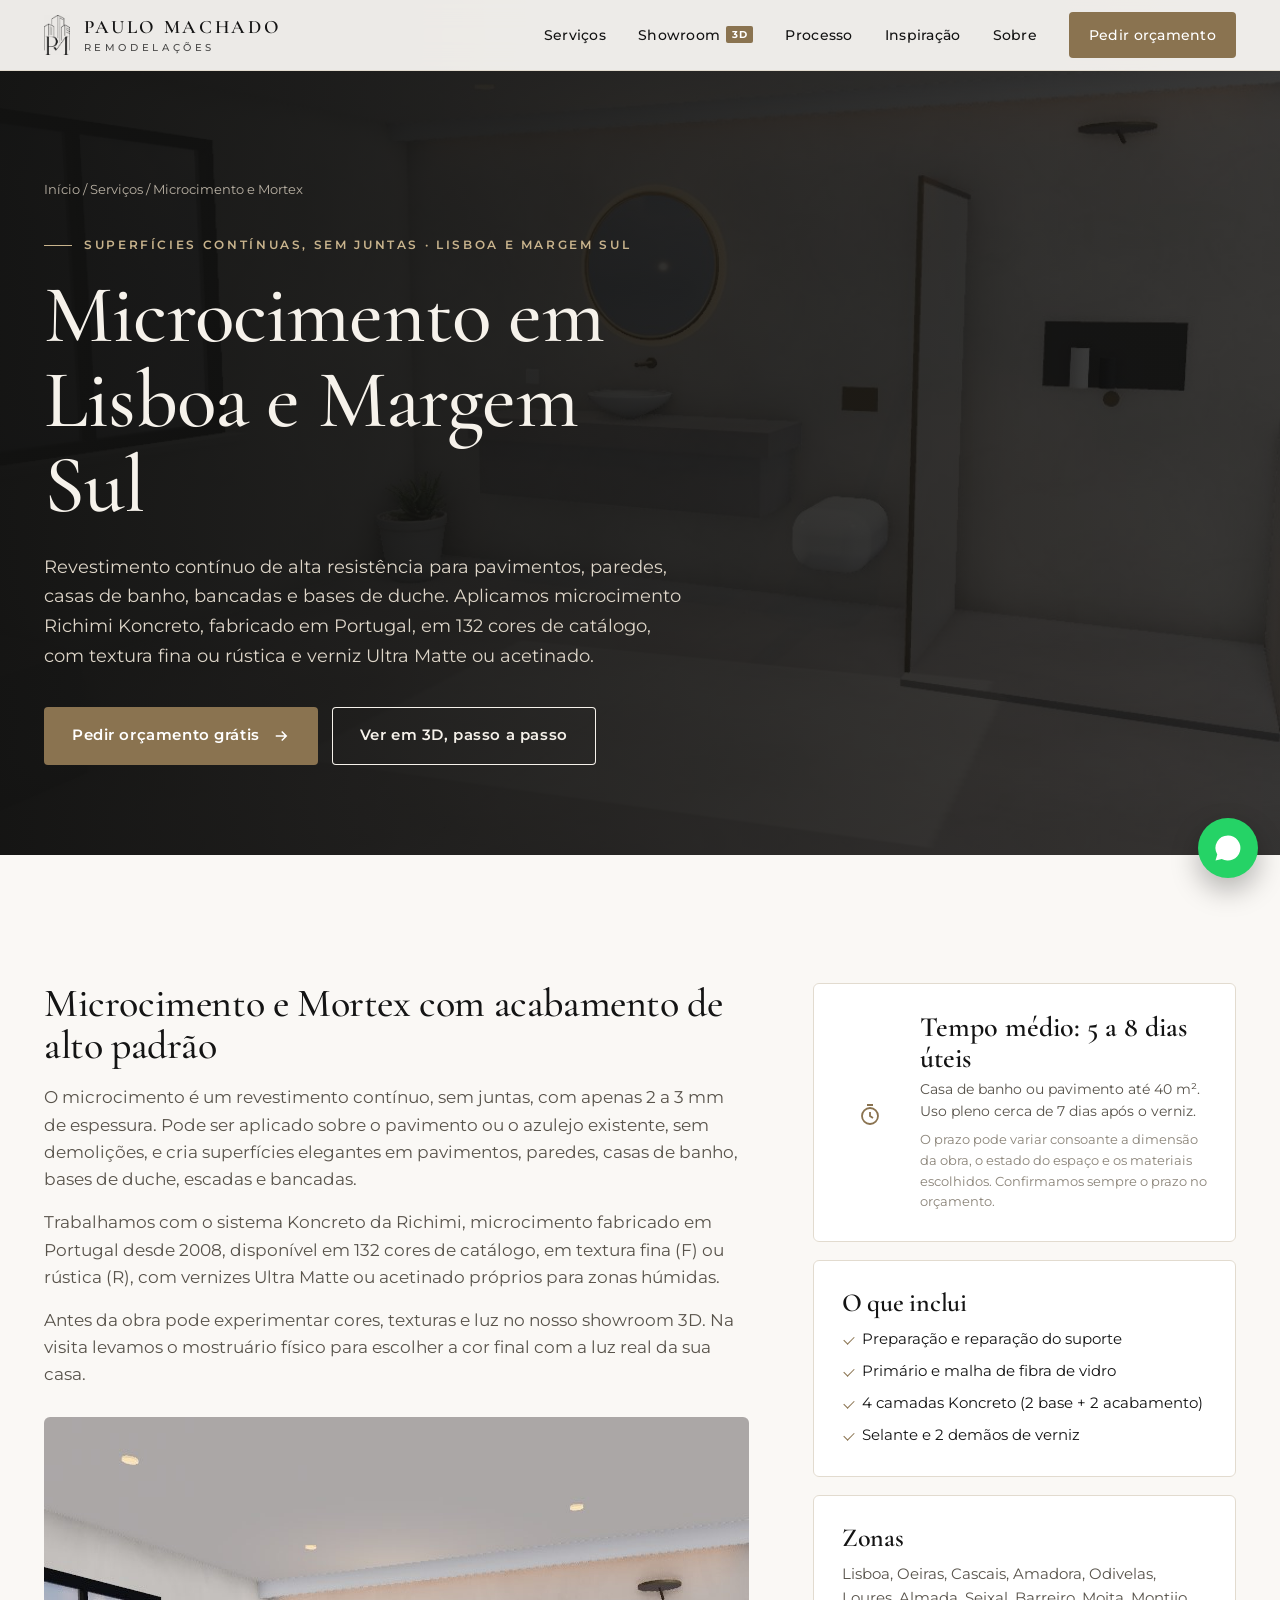
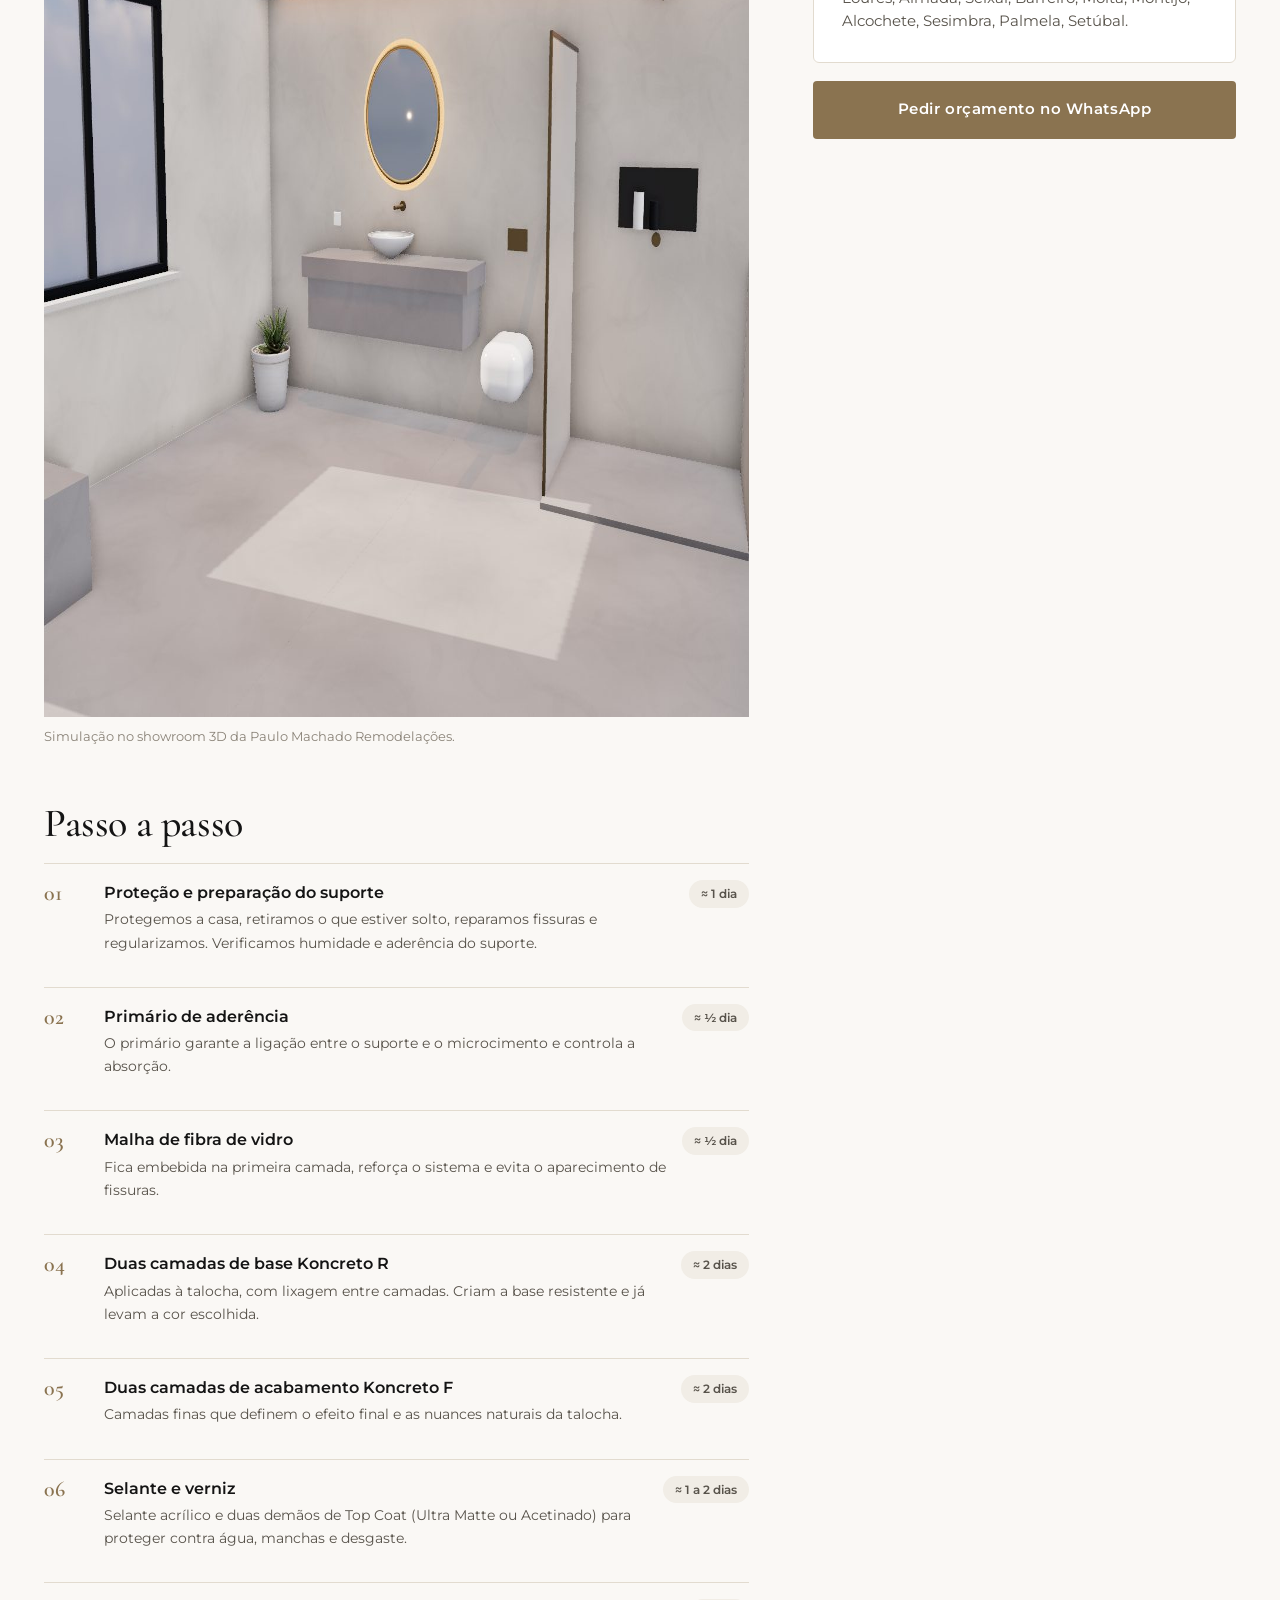
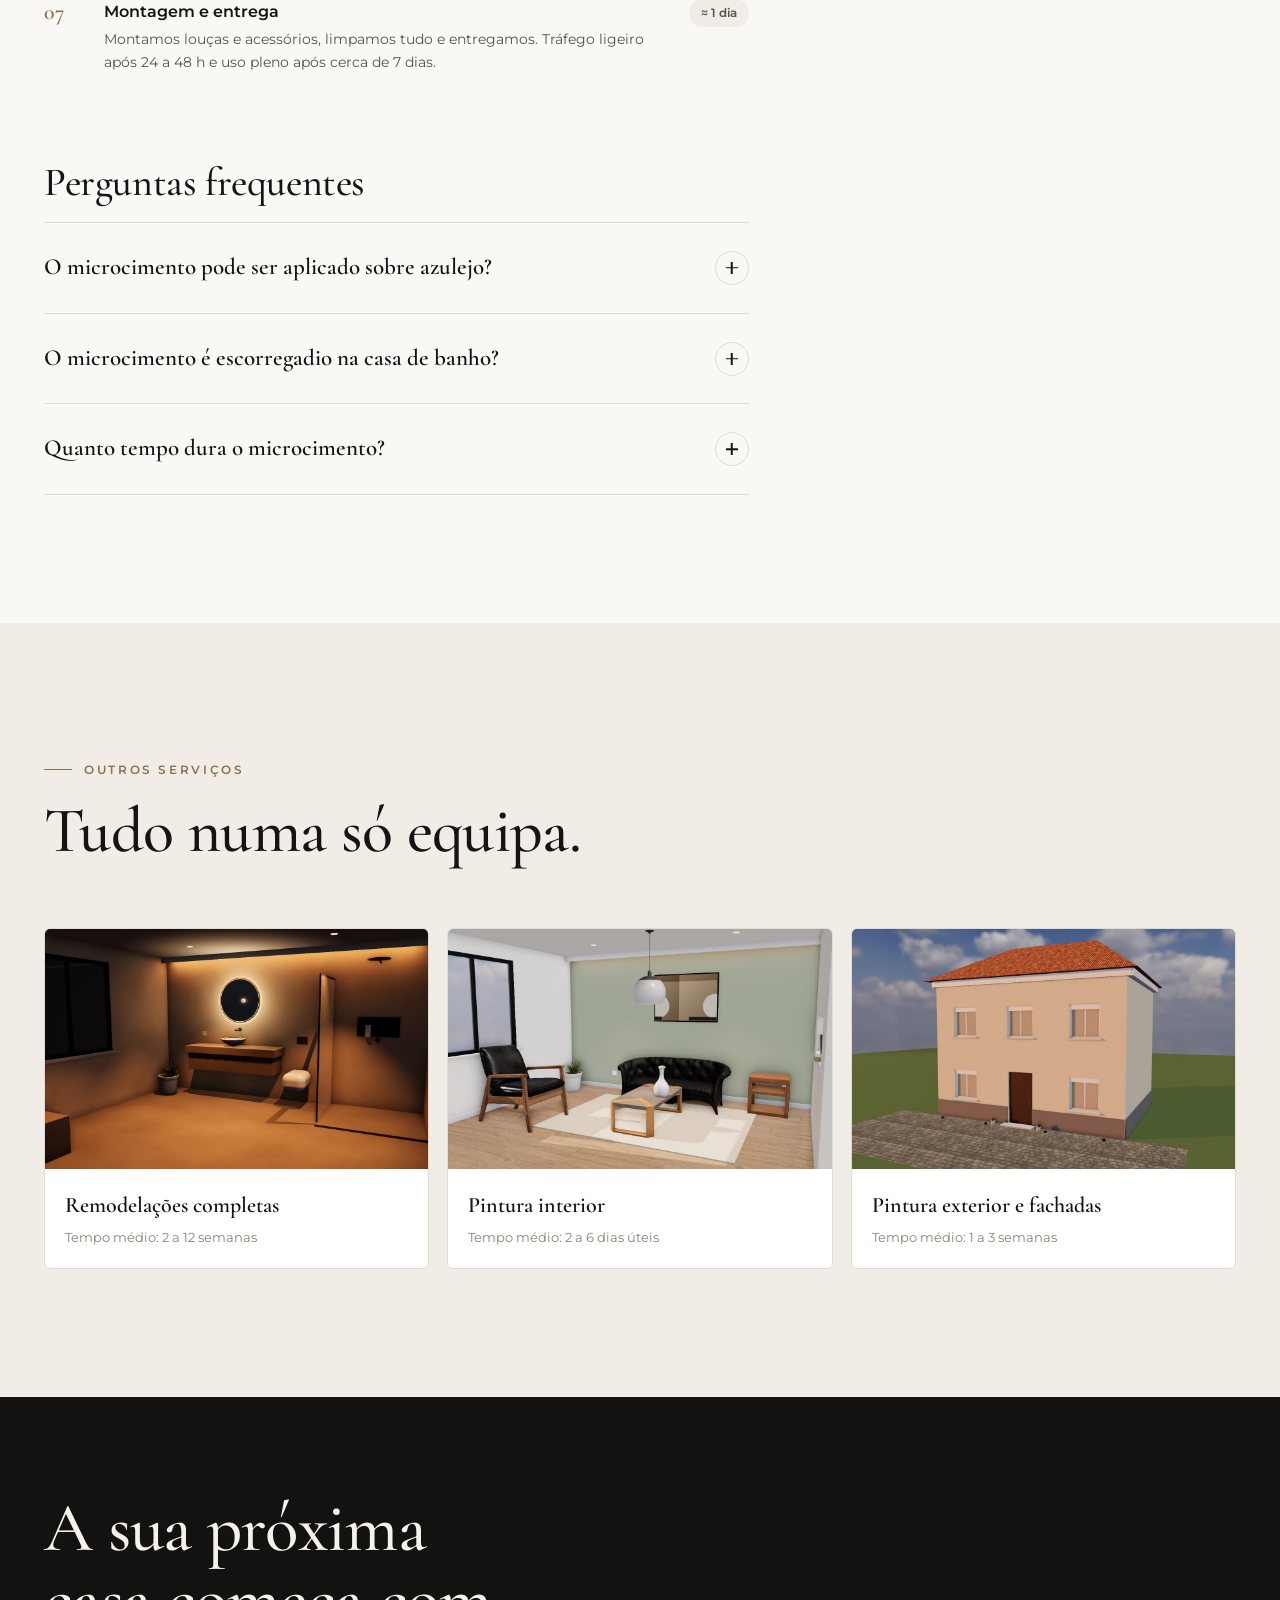
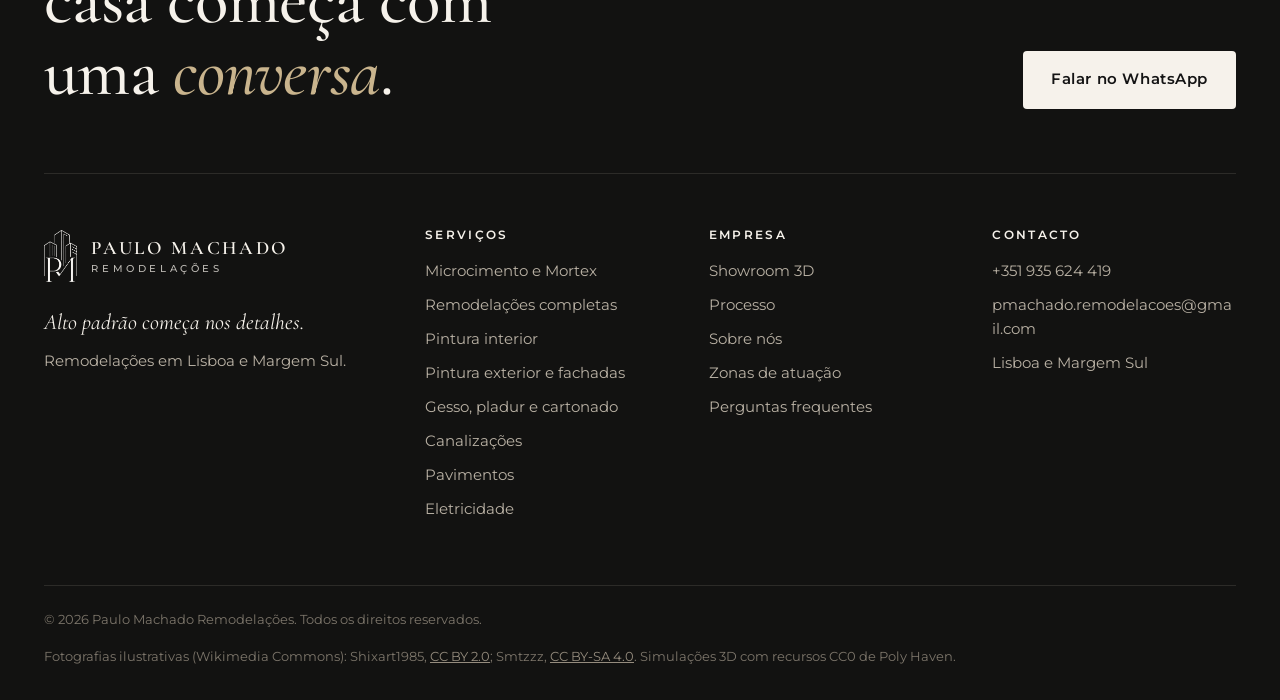
<file: servicos/microcimento.html>
<!doctype html>
<html lang="pt-PT">
<head>
<meta charset="utf-8">
<meta name="viewport" content="width=device-width, initial-scale=1, viewport-fit=cover">
<title>Microcimento em Lisboa e Margem Sul · Richimi Koncreto | Paulo Machado</title>
<meta name="description" content="Revestimento contínuo de alta resistência para pavimentos, paredes, casas de banho, bancadas e bases de duche. Aplicamos microcimento Richimi Koncreto… Tempo médio: 5 a 8 dias úteis. Orçamento grátis.">
<meta name="keywords" content="microcimento Lisboa, microcimento Almada, microcimento Setúbal, microcimento casa de banho, Mortex, pavimento contínuo">
<link rel="canonical" href="https://pmremodelacoes.pt/servicos/microcimento.html">
<link rel="icon" type="image/png" href="../img/icone.png">
<meta name="theme-color" content="#121211">
<meta property="og:type" content="website"><meta property="og:locale" content="pt_PT"><meta property="og:site_name" content="Paulo Machado Remodelações">
<meta property="og:title" content="Microcimento em Lisboa e Margem Sul · Paulo Machado Remodelações"><meta property="og:description" content="Superfícies contínuas, sem juntas. 5 a 8 dias úteis em média.">
<meta property="og:url" content="https://pmremodelacoes.pt/servicos/microcimento.html"><meta property="og:image" content="https://pmremodelacoes.pt/img/servico-microcimento.jpg"><meta name="twitter:card" content="summary_large_image">
<link rel="preconnect" href="https://fonts.googleapis.com"><link rel="preconnect" href="https://fonts.gstatic.com" crossorigin>
<link href="https://fonts.googleapis.com/css2?family=Cormorant+Garamond:ital,wght@0,500;0,600;1,500&family=Montserrat:wght@400;500;600;700&display=swap" rel="stylesheet">
<link rel="stylesheet" href="../estilo.css">
<script type="application/ld+json">{"@context":"https://schema.org","@graph":[{"@type":"Service","name":"Microcimento e Mortex","serviceType":"Microcimento e Mortex","description":"Revestimento contínuo de alta resistência para pavimentos, paredes, casas de banho, bancadas e bases de duche. Aplicamos microcimento Richimi Koncreto, fabricado em Portugal, em 132 cores de catálogo, com textura fina ou rústica e verniz Ultra Matte ou acetinado.","provider":{"@id":"https://pmremodelacoes.pt/#empresa"},"areaServed":[{"@type":"City","name":"Lisboa"},{"@type":"City","name":"Oeiras"},{"@type":"City","name":"Cascais"},{"@type":"City","name":"Amadora"},{"@type":"City","name":"Odivelas"},{"@type":"City","name":"Loures"},{"@type":"City","name":"Almada"},{"@type":"City","name":"Seixal"},{"@type":"City","name":"Barreiro"},{"@type":"City","name":"Moita"},{"@type":"City","name":"Montijo"},{"@type":"City","name":"Alcochete"},{"@type":"City","name":"Sesimbra"},{"@type":"City","name":"Palmela"},{"@type":"City","name":"Setúbal"}],"url":"https://pmremodelacoes.pt/servicos/microcimento.html","image":"https://pmremodelacoes.pt/img/servico-microcimento.jpg"},{"@type":"BreadcrumbList","itemListElement":[{"@type":"ListItem","position":1,"name":"Início","item":"https://pmremodelacoes.pt/"},{"@type":"ListItem","position":2,"name":"Serviços","item":"https://pmremodelacoes.pt/#servicos"},{"@type":"ListItem","position":3,"name":"Microcimento e Mortex","item":"https://pmremodelacoes.pt/servicos/microcimento.html"}]},{"@type":"FAQPage","mainEntity":[{"@type":"Question","name":"O microcimento pode ser aplicado sobre azulejo?","acceptedAnswer":{"@type":"Answer","text":"Sim. Depois de verificar a aderência e de preencher as juntas, aplicamos primário e malha de fibra de vidro e o microcimento diretamente sobre o azulejo existente, sem demolições."}},{"@type":"Question","name":"O microcimento é escorregadio na casa de banho?","acceptedAnswer":{"@type":"Answer","text":"Com o verniz adequado e a textura certa, não. Em bases de duche usamos acabamentos com maior aderência."}},{"@type":"Question","name":"Quanto tempo dura o microcimento?","acceptedAnswer":{"@type":"Answer","text":"Bem aplicado e com a manutenção do verniz, dura muitos anos. Recomendamos renovar o verniz em zonas de muito uso ao fim de alguns anos."}}]},{"@type":"HomeAndConstructionBusiness","@id":"https://pmremodelacoes.pt/#empresa","name":"Paulo Machado Remodelações","slogan":"Alto padrão começa nos detalhes","url":"https://pmremodelacoes.pt/","logo":"https://pmremodelacoes.pt/img/logo.png","image":"https://pmremodelacoes.pt/img/hero-showroom.jpg","telephone":"+351935624419","email":"pmachado.remodelacoes@gmail.com","priceRange":"€€€","address":{"@type":"PostalAddress","addressLocality":"Almada","addressRegion":"Setúbal","addressCountry":"PT"},"areaServed":[{"@type":"City","name":"Lisboa"},{"@type":"City","name":"Oeiras"},{"@type":"City","name":"Cascais"},{"@type":"City","name":"Amadora"},{"@type":"City","name":"Odivelas"},{"@type":"City","name":"Loures"},{"@type":"City","name":"Almada"},{"@type":"City","name":"Seixal"},{"@type":"City","name":"Barreiro"},{"@type":"City","name":"Moita"},{"@type":"City","name":"Montijo"},{"@type":"City","name":"Alcochete"},{"@type":"City","name":"Sesimbra"},{"@type":"City","name":"Palmela"},{"@type":"City","name":"Setúbal"}],"knowsAbout":["Microcimento","Remodelações","Pintura","Pladur","Canalização","Pavimentos","Eletricidade"],"hasOfferCatalog":{"@type":"OfferCatalog","name":"Serviços","itemListElement":[{"@type":"Offer","itemOffered":{"@type":"Service","name":"Microcimento e Mortex","url":"https://pmremodelacoes.pt/servicos/microcimento.html"}},{"@type":"Offer","itemOffered":{"@type":"Service","name":"Remodelações completas","url":"https://pmremodelacoes.pt/servicos/remodelacao.html"}},{"@type":"Offer","itemOffered":{"@type":"Service","name":"Pintura interior","url":"https://pmremodelacoes.pt/servicos/pintura-interior.html"}},{"@type":"Offer","itemOffered":{"@type":"Service","name":"Pintura exterior e fachadas","url":"https://pmremodelacoes.pt/servicos/pintura-exterior.html"}},{"@type":"Offer","itemOffered":{"@type":"Service","name":"Gesso, pladur e cartonado","url":"https://pmremodelacoes.pt/servicos/pladur.html"}},{"@type":"Offer","itemOffered":{"@type":"Service","name":"Canalizações","url":"https://pmremodelacoes.pt/servicos/canalizacao.html"}},{"@type":"Offer","itemOffered":{"@type":"Service","name":"Pavimentos","url":"https://pmremodelacoes.pt/servicos/pavimentos.html"}},{"@type":"Offer","itemOffered":{"@type":"Service","name":"Eletricidade","url":"https://pmremodelacoes.pt/servicos/eletricidade.html"}}]}}]}</script>
</head>
<body>
<a class="skip" href="#conteudo">Saltar para o conteúdo</a>
<div class="progress" aria-hidden="true"></div>
<header class="top light">
  <div class="wrap nav">
    <a href="../index.html#inicio" class="logo" aria-label="Paulo Machado Remodelações, início">
      <img class="lgb" src="../img/simbolo.png" alt="" width="255" height="398">
      <img class="lgw" src="../img/simbolo-branco.png" alt="" width="255" height="398">
      <span class="logo-text">Paulo Machado<small>Remodelações</small></span>
    </a>
    <button class="burger" aria-label="Abrir menu" aria-expanded="false" aria-controls="menu"><span></span><span></span><span></span></button>
    <ul class="menu" id="menu">
      <li><a href="../index.html#servicos">Serviços</a></li>
      <li><a href="../showroom.html">Showroom<span class="tag3d">3D</span></a></li>
      <li><a href="../index.html#processo">Processo</a></li>
      <li><a href="../index.html#inspiracao">Inspiração</a></li>
      <li><a href="../index.html#sobre">Sobre</a></li>
      <li><a href="../index.html#contacto" class="btn gold">Pedir orçamento</a></li>
    </ul>
  </div>
</header>
<main id="conteudo">
<section class="page-hero">
  <div class="bg"><img src="../img/servico-microcimento.jpg" alt="" width="1200" height="900"></div>
  <div class="wrap">
    <nav class="crumbs" aria-label="Caminho"><a href="../index.html">Início</a> / <a href="../index.html#servicos">Serviços</a> / Microcimento e Mortex</nav>
    <span class="eyebrow">Superfícies contínuas, sem juntas · Lisboa e Margem Sul</span>
    <h1 style="margin-top:18px">Microcimento em Lisboa e Margem Sul</h1>
    <p class="lead">Revestimento contínuo de alta resistência para pavimentos, paredes, casas de banho, bancadas e bases de duche. Aplicamos microcimento Richimi Koncreto, fabricado em Portugal, em 132 cores de catálogo, com textura fina ou rústica e verniz Ultra Matte ou acetinado.</p>
    <div class="hero-ctas"><a class="btn gold" href="../index.html#contacto">Pedir orçamento grátis <svg width="18" height="18" viewBox="0 0 24 24" fill="none" stroke="currentColor" stroke-width="2"><path d="M5 12h14M13 6l6 6-6 6"/></svg></a><a class="btn ghost" href="../showroom.html#microcimento">Ver em 3D, passo a passo</a></div>
  </div>
</section>
<section>
  <div class="wrap svc-page">
    <div class="prose">
      <h2>Microcimento e Mortex com acabamento de alto padrão</h2>
      <p>O microcimento é um revestimento contínuo, sem juntas, com apenas 2 a 3 mm de espessura. Pode ser aplicado sobre o pavimento ou o azulejo existente, sem demolições, e cria superfícies elegantes em pavimentos, paredes, casas de banho, bases de duche, escadas e bancadas.</p>
      <p>Trabalhamos com o sistema Koncreto da Richimi, microcimento fabricado em Portugal desde 2008, disponível em 132 cores de catálogo, em textura fina (F) ou rústica (R), com vernizes Ultra Matte ou acetinado próprios para zonas húmidas.</p>
      <p>Antes da obra pode experimentar cores, texturas e luz no nosso showroom 3D. Na visita levamos o mostruário físico para escolher a cor final com a luz real da sua casa.</p>
      <figure><img src="../img/servico-microcimento.jpg" alt="Microcimento e Mortex: simulação no showroom 3D" width="1200" height="900" loading="lazy"><figcaption>Simulação no showroom 3D da Paulo Machado Remodelações.</figcaption></figure>
      <h2>Passo a passo</h2>
      <ol class="svc-steps"><li><div><b>Proteção e preparação do suporte</b><p>Protegemos a casa, retiramos o que estiver solto, reparamos fissuras e regularizamos. Verificamos humidade e aderência do suporte.</p></div><span class="dur">≈ 1 dia</span></li><li><div><b>Primário de aderência</b><p>O primário garante a ligação entre o suporte e o microcimento e controla a absorção.</p></div><span class="dur">≈ ½ dia</span></li><li><div><b>Malha de fibra de vidro</b><p>Fica embebida na primeira camada, reforça o sistema e evita o aparecimento de fissuras.</p></div><span class="dur">≈ ½ dia</span></li><li><div><b>Duas camadas de base Koncreto R</b><p>Aplicadas à talocha, com lixagem entre camadas. Criam a base resistente e já levam a cor escolhida.</p></div><span class="dur">≈ 2 dias</span></li><li><div><b>Duas camadas de acabamento Koncreto F</b><p>Camadas finas que definem o efeito final e as nuances naturais da talocha.</p></div><span class="dur">≈ 2 dias</span></li><li><div><b>Selante e verniz</b><p>Selante acrílico e duas demãos de Top Coat (Ultra Matte ou Acetinado) para proteger contra água, manchas e desgaste.</p></div><span class="dur">≈ 1 a 2 dias</span></li><li><div><b>Montagem e entrega</b><p>Montamos louças e acessórios, limpamos tudo e entregamos. Tráfego ligeiro após 24 a 48 h e uso pleno após cerca de 7 dias.</p></div><span class="dur">≈ 1 dia</span></li></ol>
      <h2>Perguntas frequentes</h2>
      <div class="faq"><details class="rv"><summary>O microcimento pode ser aplicado sobre azulejo?<i></i></summary><p>Sim. Depois de verificar a aderência e de preencher as juntas, aplicamos primário e malha de fibra de vidro e o microcimento diretamente sobre o azulejo existente, sem demolições.</p></details><details class="rv"><summary>O microcimento é escorregadio na casa de banho?<i></i></summary><p>Com o verniz adequado e a textura certa, não. Em bases de duche usamos acabamentos com maior aderência.</p></details><details class="rv"><summary>Quanto tempo dura o microcimento?<i></i></summary><p>Bem aplicado e com a manutenção do verniz, dura muitos anos. Recomendamos renovar o verniz em zonas de muito uso ao fim de alguns anos.</p></details></div>
    </div>
    <aside class="side">
      <div class="card"><div class="svc-meta" style="margin:0;background:none;padding:0"><span class="clock"><svg width="24" height="24" viewBox="0 0 24 24" fill="none" stroke="currentColor" stroke-width="1.8"><circle cx="12" cy="13" r="8"/><path d="M12 9v4l3 2M9 2h6"/></svg></span><div><b>Tempo médio: 5 a 8 dias úteis</b><span>Casa de banho ou pavimento até 40 m². Uso pleno cerca de 7 dias após o verniz.</span><em>O prazo pode variar consoante a dimensão da obra, o estado do espaço e os materiais escolhidos. Confirmamos sempre o prazo no orçamento.</em></div></div></div>
      <div class="card"><h3>O que inclui</h3><ul><li>Preparação e reparação do suporte</li><li>Primário e malha de fibra de vidro</li><li>4 camadas Koncreto (2 base + 2 acabamento)</li><li>Selante e 2 demãos de verniz</li></ul></div>
      <div class="card"><h3>Zonas</h3><p style="font-size:14.5px;color:var(--ink2)">Lisboa, Oeiras, Cascais, Amadora, Odivelas, Loures, Almada, Seixal, Barreiro, Moita, Montijo, Alcochete, Sesimbra, Palmela, Setúbal.</p></div>
      <a class="btn gold" href="https://wa.me/351935624419?text=Ol%C3%A1!%20Gostaria%20de%20um%20or%C3%A7amento%20de%20Microcimento%20e%20Mortex." target="_blank" rel="noopener">Pedir orçamento no WhatsApp</a>
    </aside>
  </div>
</section>
<section style="background:var(--bg2)">
  <div class="wrap">
    <div class="sec-head"><div><span class="eyebrow">Outros serviços</span><h2>Tudo numa só equipa.</h2></div></div>
    <div class="related"><a href="remodelacao.html"><img src="../img/servico-remodelacao.jpg" alt="Remodelações completas" loading="lazy"><div><b>Remodelações completas</b><span>Tempo médio: 2 a 12 semanas</span></div></a><a href="pintura-interior.html"><img src="../img/servico-pintura-interior.jpg" alt="Pintura interior" loading="lazy"><div><b>Pintura interior</b><span>Tempo médio: 2 a 6 dias úteis</span></div></a><a href="pintura-exterior.html"><img src="../img/servico-pintura-exterior.jpg" alt="Pintura exterior e fachadas" loading="lazy"><div><b>Pintura exterior e fachadas</b><span>Tempo médio: 1 a 3 semanas</span></div></a></div>
  </div>
</section>
</main>
<footer>
  <div class="wrap">
    <div class="fcta">
      <h2>A sua próxima casa começa com uma <em>conversa</em>.</h2>
      <a class="btn light" href="https://wa.me/351935624419?text=Ol%C3%A1!%20Gostaria%20de%20pedir%20um%20or%C3%A7amento." target="_blank" rel="noopener">Falar no WhatsApp</a>
    </div>
    <div class="fgrid">
      <div>
        <a href="../index.html#inicio" class="logo"><img src="../img/simbolo-branco.png" alt="" width="255" height="398" style="height:52px"><span class="logo-text">Paulo Machado<small>Remodelações</small></span></a>
        <p class="slogan">Alto padrão começa nos detalhes.</p>
        <p>Remodelações em Lisboa e Margem Sul.</p>
      </div>
      <div><h4>Serviços</h4><ul><li><a href="../servicos/microcimento.html">Microcimento e Mortex</a></li><li><a href="../servicos/remodelacao.html">Remodelações completas</a></li><li><a href="../servicos/pintura-interior.html">Pintura interior</a></li><li><a href="../servicos/pintura-exterior.html">Pintura exterior e fachadas</a></li><li><a href="../servicos/pladur.html">Gesso, pladur e cartonado</a></li><li><a href="../servicos/canalizacao.html">Canalizações</a></li><li><a href="../servicos/pavimentos.html">Pavimentos</a></li><li><a href="../servicos/eletricidade.html">Eletricidade</a></li></ul></div>
      <div><h4>Empresa</h4><ul><li><a href="../showroom.html">Showroom 3D</a></li><li><a href="../index.html#processo">Processo</a></li><li><a href="../index.html#sobre">Sobre nós</a></li><li><a href="../index.html#zonas">Zonas de atuação</a></li><li><a href="../index.html#faq">Perguntas frequentes</a></li></ul></div>
      <div><h4>Contacto</h4><ul><li><a href="tel:+351935624419">+351 935 624 419</a></li><li><a href="mailto:pmachado.remodelacoes@gmail.com" style="overflow-wrap:anywhere">pmachado.remodelacoes@gmail.com</a></li><li>Lisboa e Margem Sul</li></ul></div>
    </div>
    <div class="fbottom">
      <span>© <span id="ano"></span> Paulo Machado Remodelações. Todos os direitos reservados.</span>
      <span>Fotografias ilustrativas (Wikimedia Commons): Shixart1985, <a href="https://creativecommons.org/licenses/by/2.0/" rel="license noopener" target="_blank">CC BY 2.0</a>; Smtzzz, <a href="https://creativecommons.org/licenses/by-sa/4.0/" rel="license noopener" target="_blank">CC BY-SA 4.0</a>. Simulações 3D com recursos CC0 de Poly Haven.</span>
    </div>
  </div>
</footer>
<a class="wa" href="https://wa.me/351935624419?text=Ol%C3%A1!%20Gostaria%20de%20um%20or%C3%A7amento%20de%20Microcimento%20e%20Mortex." target="_blank" rel="noopener" aria-label="Falar pelo WhatsApp"><svg width="30" height="30" viewBox="0 0 24 24" fill="#fff"><path d="M12 2a10 10 0 0 0-8.6 15.1L2 22l5-1.3A10 10 0 1 0 12 2m4.5 12.1c-.2-.1-1.5-.7-1.7-.8s-.4-.1-.6.1l-.8 1c-.1.2-.3.2-.5.1a6.7 6.7 0 0 1-3.3-2.9c-.3-.4.3-.4.7-1.3.1-.2 0-.3 0-.4l-.8-1.8c-.2-.5-.4-.4-.6-.4h-.5a1 1 0 0 0-.7.3 3 3 0 0 0-.9 2.2 5.2 5.2 0 0 0 1.1 2.7 11.8 11.8 0 0 0 4.5 4c1.7.7 2.3.8 3.2.6a2.7 2.7 0 0 0 1.8-1.2 2.2 2.2 0 0 0 .1-1.3c0-.1-.2-.2-.5-.3"/></svg></a>
<nav class="mbar" aria-label="Contacto rápido"><a href="tel:+351935624419">Ligar</a><a href="https://wa.me/351935624419" target="_blank" rel="noopener">WhatsApp</a></nav>
<script src="../site.js" defer></script>
</body>
</html>
</file>
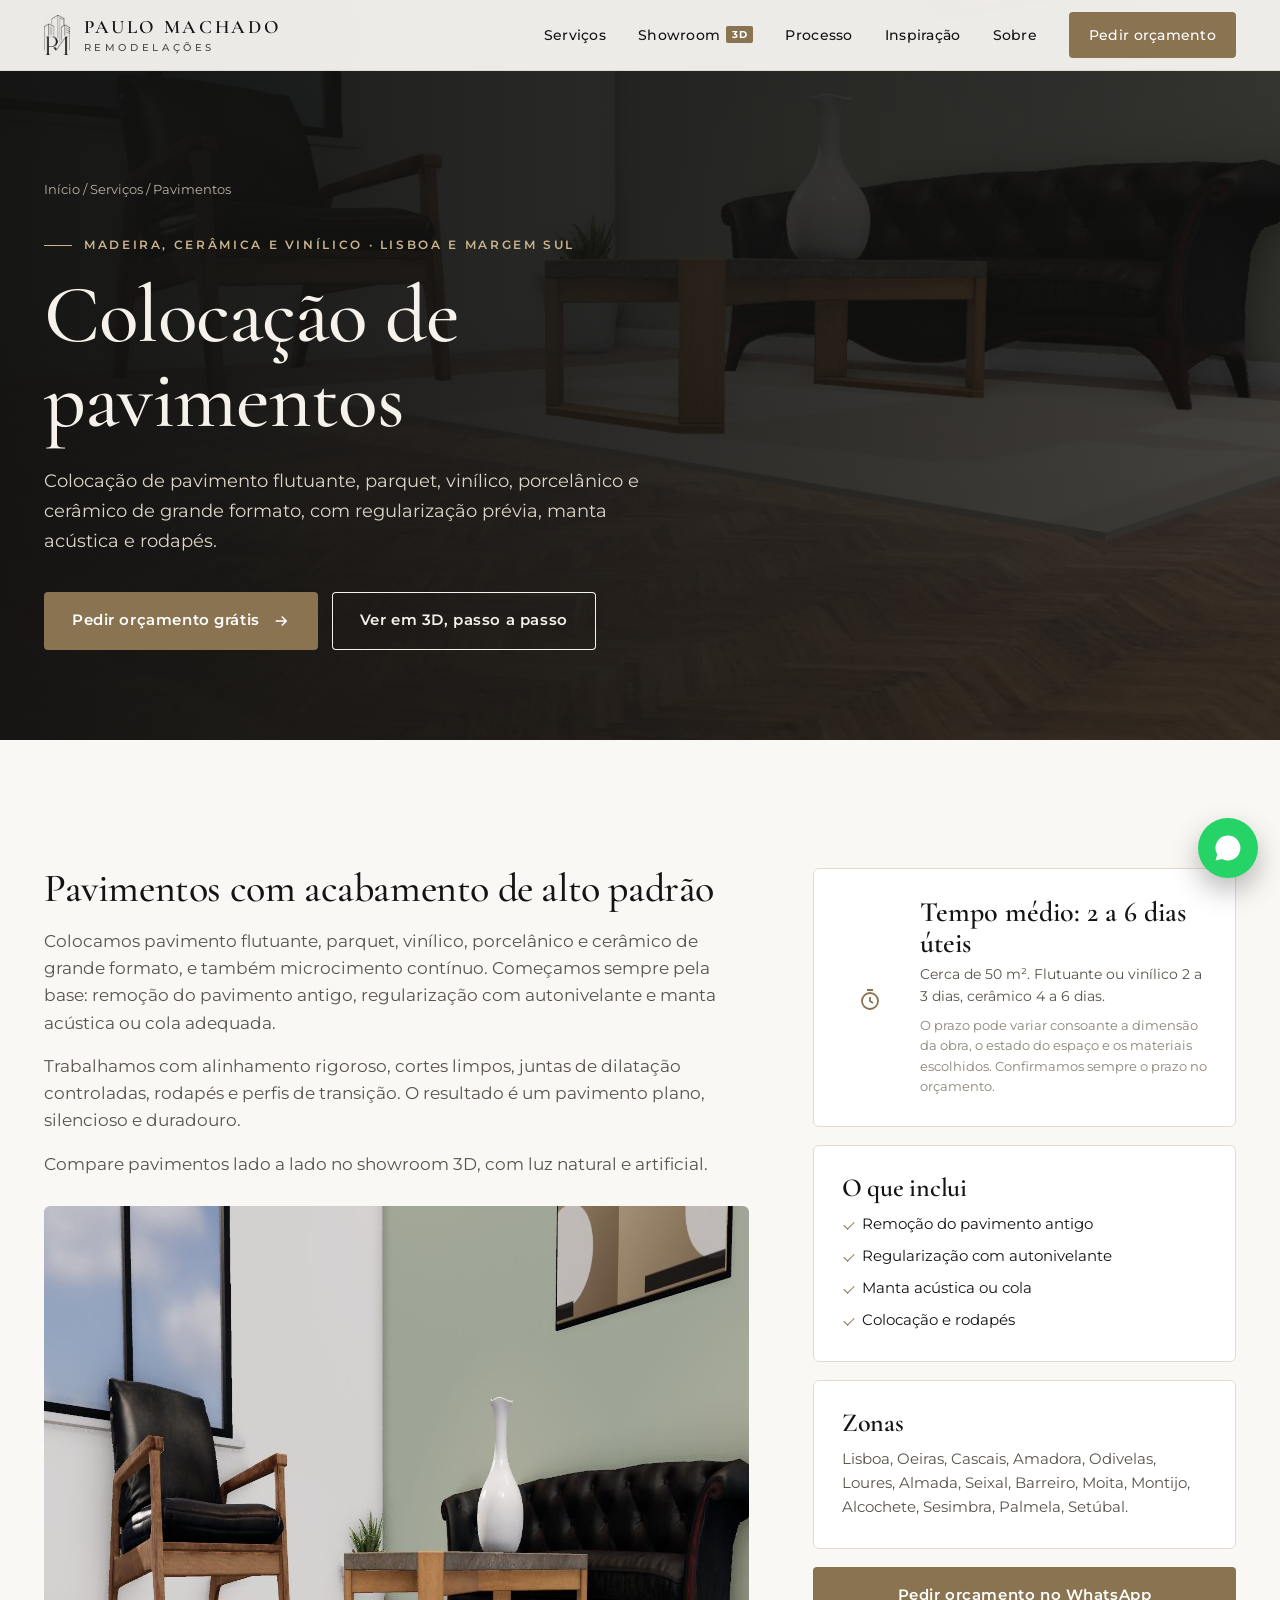
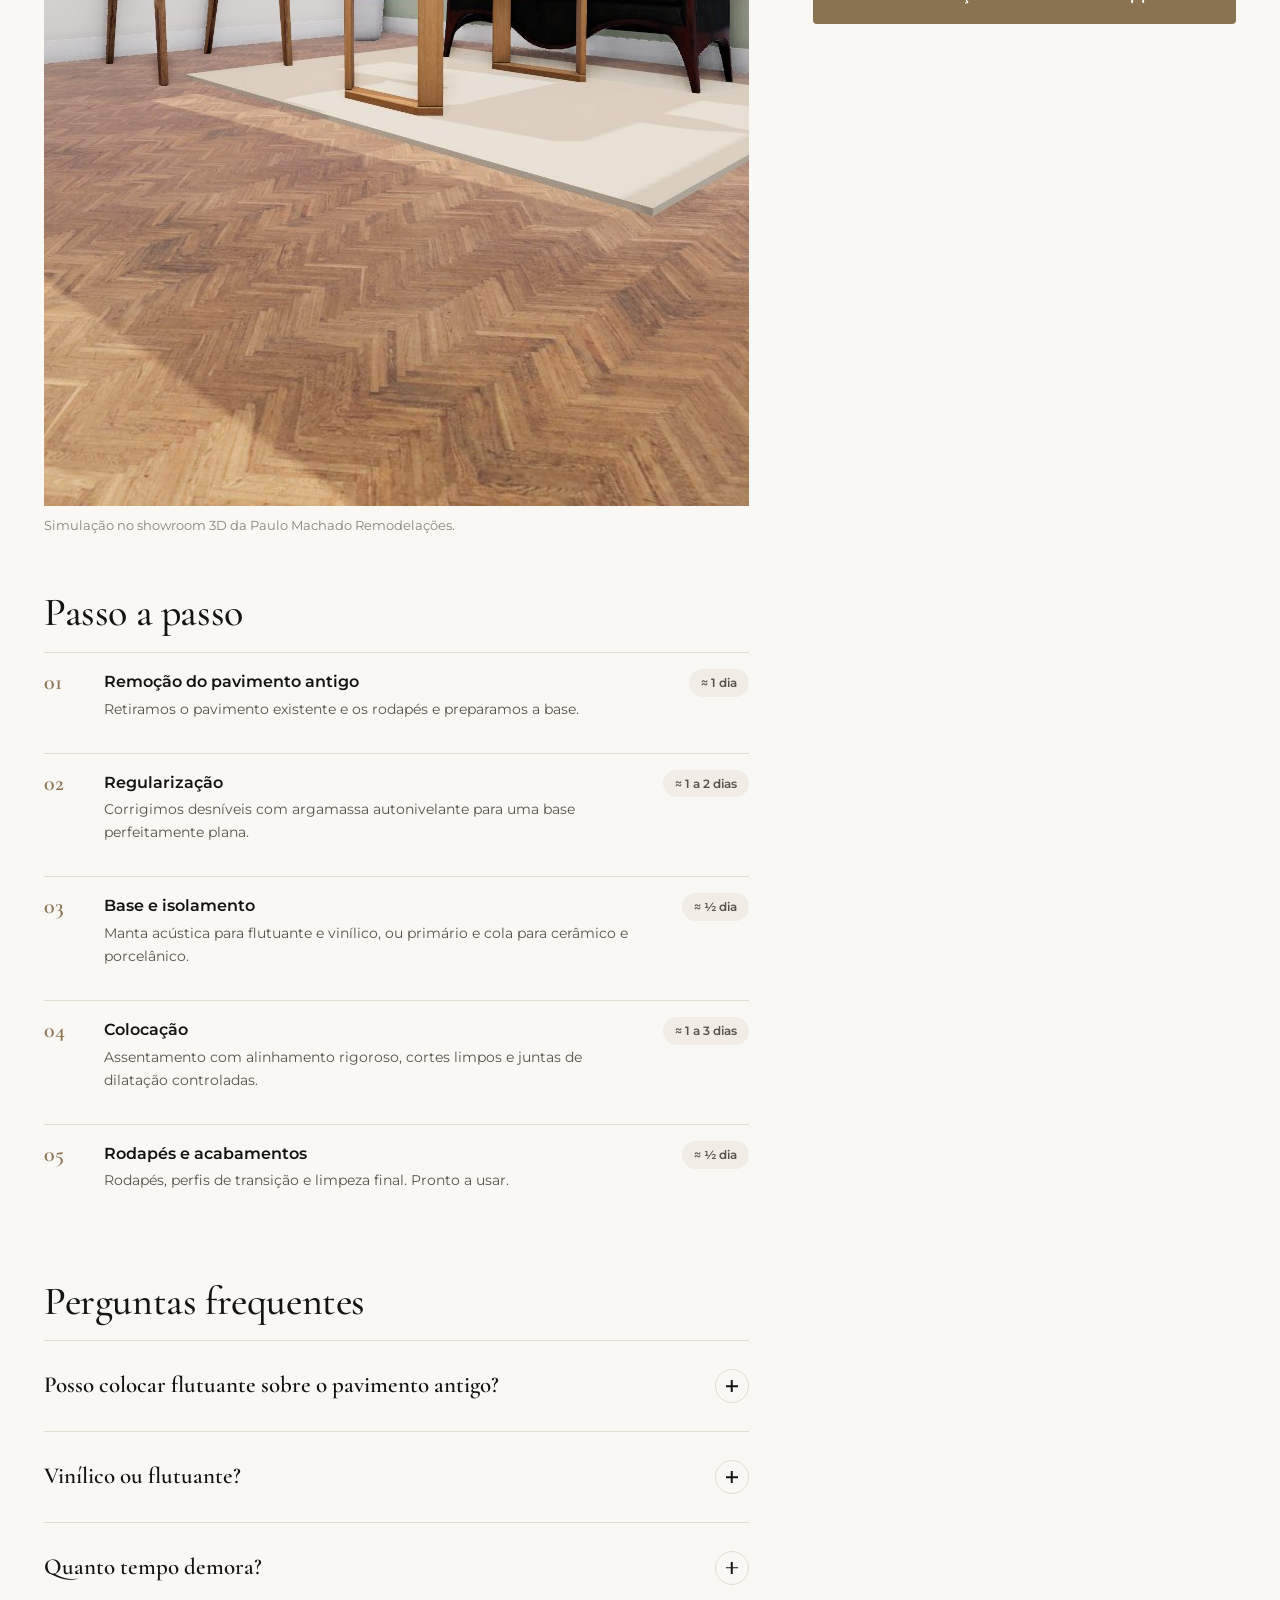
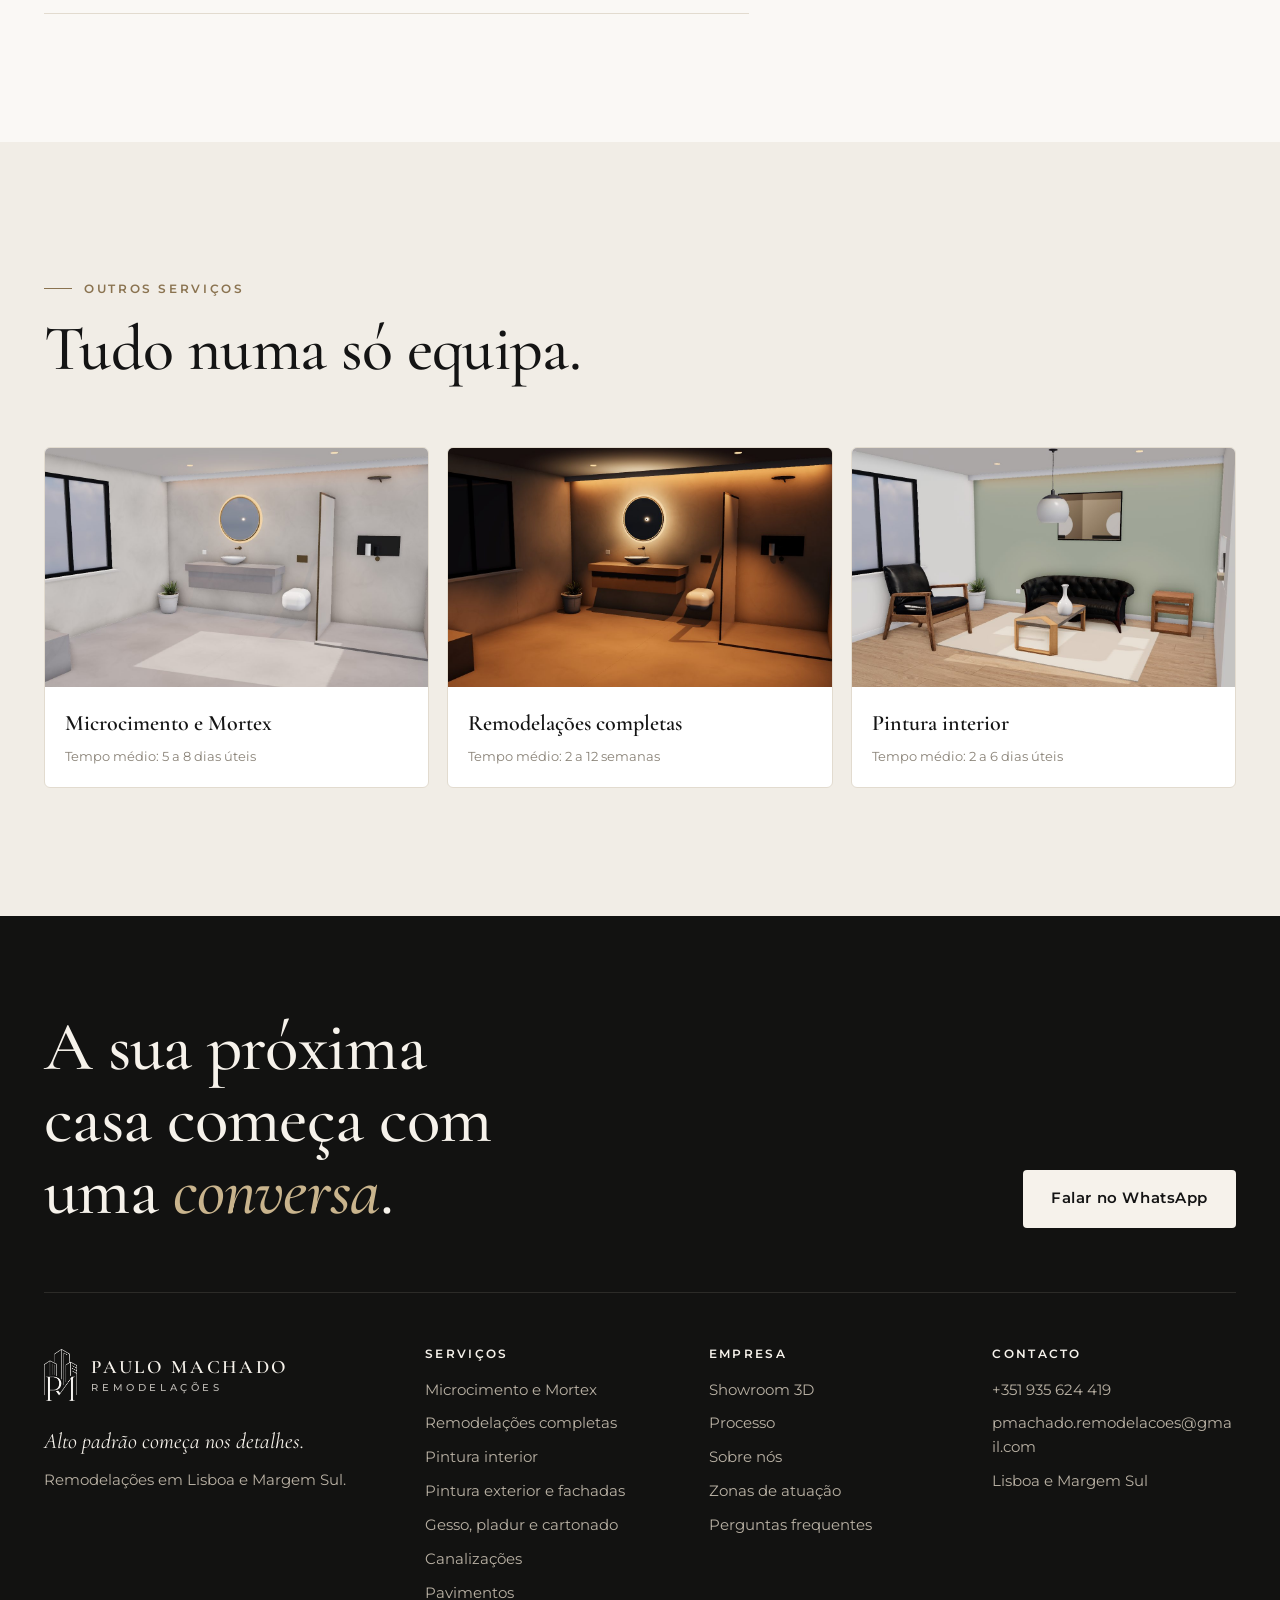
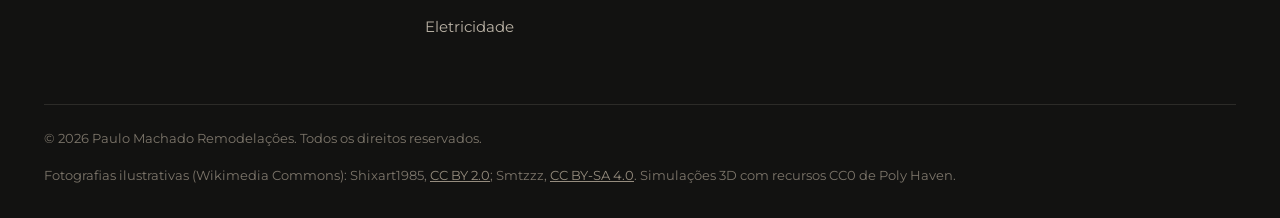
<file: servicos/pavimentos.html>
<!doctype html>
<html lang="pt-PT">
<head>
<meta charset="utf-8">
<meta name="viewport" content="width=device-width, initial-scale=1, viewport-fit=cover">
<title>Pavimentos flutuantes, vinílico e cerâmico em Lisboa e Margem Sul | Paulo Machado</title>
<meta name="description" content="Colocação de pavimento flutuante, parquet, vinílico, porcelânico e cerâmico de grande formato, com regularização prévia, manta acústica e rodapés.… Tempo médio: 2 a 6 dias úteis. Orçamento grátis.">
<meta name="keywords" content="pavimento flutuante Lisboa, colocação de pavimento Almada, vinílico Seixal, parquet espinha, porcelânico grande formato, pavimentos Setúbal">
<link rel="canonical" href="https://pmremodelacoes.pt/servicos/pavimentos.html">
<link rel="icon" type="image/png" href="../img/icone.png">
<meta name="theme-color" content="#121211">
<meta property="og:type" content="website"><meta property="og:locale" content="pt_PT"><meta property="og:site_name" content="Paulo Machado Remodelações">
<meta property="og:title" content="Colocação de pavimentos · Paulo Machado Remodelações"><meta property="og:description" content="Madeira, cerâmica e vinílico. 2 a 6 dias úteis em média.">
<meta property="og:url" content="https://pmremodelacoes.pt/servicos/pavimentos.html"><meta property="og:image" content="https://pmremodelacoes.pt/img/servico-pavimentos.jpg"><meta name="twitter:card" content="summary_large_image">
<link rel="preconnect" href="https://fonts.googleapis.com"><link rel="preconnect" href="https://fonts.gstatic.com" crossorigin>
<link href="https://fonts.googleapis.com/css2?family=Cormorant+Garamond:ital,wght@0,500;0,600;1,500&family=Montserrat:wght@400;500;600;700&display=swap" rel="stylesheet">
<link rel="stylesheet" href="../estilo.css">
<script type="application/ld+json">{"@context":"https://schema.org","@graph":[{"@type":"Service","name":"Pavimentos","serviceType":"Pavimentos","description":"Colocação de pavimento flutuante, parquet, vinílico, porcelânico e cerâmico de grande formato, com regularização prévia, manta acústica e rodapés.","provider":{"@id":"https://pmremodelacoes.pt/#empresa"},"areaServed":[{"@type":"City","name":"Lisboa"},{"@type":"City","name":"Oeiras"},{"@type":"City","name":"Cascais"},{"@type":"City","name":"Amadora"},{"@type":"City","name":"Odivelas"},{"@type":"City","name":"Loures"},{"@type":"City","name":"Almada"},{"@type":"City","name":"Seixal"},{"@type":"City","name":"Barreiro"},{"@type":"City","name":"Moita"},{"@type":"City","name":"Montijo"},{"@type":"City","name":"Alcochete"},{"@type":"City","name":"Sesimbra"},{"@type":"City","name":"Palmela"},{"@type":"City","name":"Setúbal"}],"url":"https://pmremodelacoes.pt/servicos/pavimentos.html","image":"https://pmremodelacoes.pt/img/servico-pavimentos.jpg"},{"@type":"BreadcrumbList","itemListElement":[{"@type":"ListItem","position":1,"name":"Início","item":"https://pmremodelacoes.pt/"},{"@type":"ListItem","position":2,"name":"Serviços","item":"https://pmremodelacoes.pt/#servicos"},{"@type":"ListItem","position":3,"name":"Pavimentos","item":"https://pmremodelacoes.pt/servicos/pavimentos.html"}]},{"@type":"FAQPage","mainEntity":[{"@type":"Question","name":"Posso colocar flutuante sobre o pavimento antigo?","acceptedAnswer":{"@type":"Answer","text":"Muitas vezes sim, se a base estiver plana e estável. Avaliamos na visita."}},{"@type":"Question","name":"Vinílico ou flutuante?","acceptedAnswer":{"@type":"Answer","text":"O vinílico é resistente à água e ideal para cozinhas e casas de banho. O flutuante tem um toque mais natural e é ótimo para salas e quartos."}},{"@type":"Question","name":"Quanto tempo demora?","acceptedAnswer":{"@type":"Answer","text":"Em média 2 a 3 dias para 50 m² de flutuante ou vinílico e 4 a 6 dias para cerâmico."}}]},{"@type":"HomeAndConstructionBusiness","@id":"https://pmremodelacoes.pt/#empresa","name":"Paulo Machado Remodelações","slogan":"Alto padrão começa nos detalhes","url":"https://pmremodelacoes.pt/","logo":"https://pmremodelacoes.pt/img/logo.png","image":"https://pmremodelacoes.pt/img/hero-showroom.jpg","telephone":"+351935624419","email":"pmachado.remodelacoes@gmail.com","priceRange":"€€€","address":{"@type":"PostalAddress","addressLocality":"Almada","addressRegion":"Setúbal","addressCountry":"PT"},"areaServed":[{"@type":"City","name":"Lisboa"},{"@type":"City","name":"Oeiras"},{"@type":"City","name":"Cascais"},{"@type":"City","name":"Amadora"},{"@type":"City","name":"Odivelas"},{"@type":"City","name":"Loures"},{"@type":"City","name":"Almada"},{"@type":"City","name":"Seixal"},{"@type":"City","name":"Barreiro"},{"@type":"City","name":"Moita"},{"@type":"City","name":"Montijo"},{"@type":"City","name":"Alcochete"},{"@type":"City","name":"Sesimbra"},{"@type":"City","name":"Palmela"},{"@type":"City","name":"Setúbal"}],"knowsAbout":["Microcimento","Remodelações","Pintura","Pladur","Canalização","Pavimentos","Eletricidade"],"hasOfferCatalog":{"@type":"OfferCatalog","name":"Serviços","itemListElement":[{"@type":"Offer","itemOffered":{"@type":"Service","name":"Microcimento e Mortex","url":"https://pmremodelacoes.pt/servicos/microcimento.html"}},{"@type":"Offer","itemOffered":{"@type":"Service","name":"Remodelações completas","url":"https://pmremodelacoes.pt/servicos/remodelacao.html"}},{"@type":"Offer","itemOffered":{"@type":"Service","name":"Pintura interior","url":"https://pmremodelacoes.pt/servicos/pintura-interior.html"}},{"@type":"Offer","itemOffered":{"@type":"Service","name":"Pintura exterior e fachadas","url":"https://pmremodelacoes.pt/servicos/pintura-exterior.html"}},{"@type":"Offer","itemOffered":{"@type":"Service","name":"Gesso, pladur e cartonado","url":"https://pmremodelacoes.pt/servicos/pladur.html"}},{"@type":"Offer","itemOffered":{"@type":"Service","name":"Canalizações","url":"https://pmremodelacoes.pt/servicos/canalizacao.html"}},{"@type":"Offer","itemOffered":{"@type":"Service","name":"Pavimentos","url":"https://pmremodelacoes.pt/servicos/pavimentos.html"}},{"@type":"Offer","itemOffered":{"@type":"Service","name":"Eletricidade","url":"https://pmremodelacoes.pt/servicos/eletricidade.html"}}]}}]}</script>
</head>
<body>
<a class="skip" href="#conteudo">Saltar para o conteúdo</a>
<div class="progress" aria-hidden="true"></div>
<header class="top light">
  <div class="wrap nav">
    <a href="../index.html#inicio" class="logo" aria-label="Paulo Machado Remodelações, início">
      <img class="lgb" src="../img/simbolo.png" alt="" width="255" height="398">
      <img class="lgw" src="../img/simbolo-branco.png" alt="" width="255" height="398">
      <span class="logo-text">Paulo Machado<small>Remodelações</small></span>
    </a>
    <button class="burger" aria-label="Abrir menu" aria-expanded="false" aria-controls="menu"><span></span><span></span><span></span></button>
    <ul class="menu" id="menu">
      <li><a href="../index.html#servicos">Serviços</a></li>
      <li><a href="../showroom.html">Showroom<span class="tag3d">3D</span></a></li>
      <li><a href="../index.html#processo">Processo</a></li>
      <li><a href="../index.html#inspiracao">Inspiração</a></li>
      <li><a href="../index.html#sobre">Sobre</a></li>
      <li><a href="../index.html#contacto" class="btn gold">Pedir orçamento</a></li>
    </ul>
  </div>
</header>
<main id="conteudo">
<section class="page-hero">
  <div class="bg"><img src="../img/servico-pavimentos.jpg" alt="" width="1200" height="900"></div>
  <div class="wrap">
    <nav class="crumbs" aria-label="Caminho"><a href="../index.html">Início</a> / <a href="../index.html#servicos">Serviços</a> / Pavimentos</nav>
    <span class="eyebrow">Madeira, cerâmica e vinílico · Lisboa e Margem Sul</span>
    <h1 style="margin-top:18px">Colocação de pavimentos</h1>
    <p class="lead">Colocação de pavimento flutuante, parquet, vinílico, porcelânico e cerâmico de grande formato, com regularização prévia, manta acústica e rodapés.</p>
    <div class="hero-ctas"><a class="btn gold" href="../index.html#contacto">Pedir orçamento grátis <svg width="18" height="18" viewBox="0 0 24 24" fill="none" stroke="currentColor" stroke-width="2"><path d="M5 12h14M13 6l6 6-6 6"/></svg></a><a class="btn ghost" href="../showroom.html#pavimentos">Ver em 3D, passo a passo</a></div>
  </div>
</section>
<section>
  <div class="wrap svc-page">
    <div class="prose">
      <h2>Pavimentos com acabamento de alto padrão</h2>
      <p>Colocamos pavimento flutuante, parquet, vinílico, porcelânico e cerâmico de grande formato, e também microcimento contínuo. Começamos sempre pela base: remoção do pavimento antigo, regularização com autonivelante e manta acústica ou cola adequada.</p>
      <p>Trabalhamos com alinhamento rigoroso, cortes limpos, juntas de dilatação controladas, rodapés e perfis de transição. O resultado é um pavimento plano, silencioso e duradouro.</p>
      <p>Compare pavimentos lado a lado no showroom 3D, com luz natural e artificial.</p>
      <figure><img src="../img/servico-pavimentos.jpg" alt="Pavimentos: simulação no showroom 3D" width="1200" height="900" loading="lazy"><figcaption>Simulação no showroom 3D da Paulo Machado Remodelações.</figcaption></figure>
      <h2>Passo a passo</h2>
      <ol class="svc-steps"><li><div><b>Remoção do pavimento antigo</b><p>Retiramos o pavimento existente e os rodapés e preparamos a base.</p></div><span class="dur">≈ 1 dia</span></li><li><div><b>Regularização</b><p>Corrigimos desníveis com argamassa autonivelante para uma base perfeitamente plana.</p></div><span class="dur">≈ 1 a 2 dias</span></li><li><div><b>Base e isolamento</b><p>Manta acústica para flutuante e vinílico, ou primário e cola para cerâmico e porcelânico.</p></div><span class="dur">≈ ½ dia</span></li><li><div><b>Colocação</b><p>Assentamento com alinhamento rigoroso, cortes limpos e juntas de dilatação controladas.</p></div><span class="dur">≈ 1 a 3 dias</span></li><li><div><b>Rodapés e acabamentos</b><p>Rodapés, perfis de transição e limpeza final. Pronto a usar.</p></div><span class="dur">≈ ½ dia</span></li></ol>
      <h2>Perguntas frequentes</h2>
      <div class="faq"><details class="rv"><summary>Posso colocar flutuante sobre o pavimento antigo?<i></i></summary><p>Muitas vezes sim, se a base estiver plana e estável. Avaliamos na visita.</p></details><details class="rv"><summary>Vinílico ou flutuante?<i></i></summary><p>O vinílico é resistente à água e ideal para cozinhas e casas de banho. O flutuante tem um toque mais natural e é ótimo para salas e quartos.</p></details><details class="rv"><summary>Quanto tempo demora?<i></i></summary><p>Em média 2 a 3 dias para 50 m² de flutuante ou vinílico e 4 a 6 dias para cerâmico.</p></details></div>
    </div>
    <aside class="side">
      <div class="card"><div class="svc-meta" style="margin:0;background:none;padding:0"><span class="clock"><svg width="24" height="24" viewBox="0 0 24 24" fill="none" stroke="currentColor" stroke-width="1.8"><circle cx="12" cy="13" r="8"/><path d="M12 9v4l3 2M9 2h6"/></svg></span><div><b>Tempo médio: 2 a 6 dias úteis</b><span>Cerca de 50 m². Flutuante ou vinílico 2 a 3 dias, cerâmico 4 a 6 dias.</span><em>O prazo pode variar consoante a dimensão da obra, o estado do espaço e os materiais escolhidos. Confirmamos sempre o prazo no orçamento.</em></div></div></div>
      <div class="card"><h3>O que inclui</h3><ul><li>Remoção do pavimento antigo</li><li>Regularização com autonivelante</li><li>Manta acústica ou cola</li><li>Colocação e rodapés</li></ul></div>
      <div class="card"><h3>Zonas</h3><p style="font-size:14.5px;color:var(--ink2)">Lisboa, Oeiras, Cascais, Amadora, Odivelas, Loures, Almada, Seixal, Barreiro, Moita, Montijo, Alcochete, Sesimbra, Palmela, Setúbal.</p></div>
      <a class="btn gold" href="https://wa.me/351935624419?text=Ol%C3%A1!%20Gostaria%20de%20um%20or%C3%A7amento%20de%20Pavimentos." target="_blank" rel="noopener">Pedir orçamento no WhatsApp</a>
    </aside>
  </div>
</section>
<section style="background:var(--bg2)">
  <div class="wrap">
    <div class="sec-head"><div><span class="eyebrow">Outros serviços</span><h2>Tudo numa só equipa.</h2></div></div>
    <div class="related"><a href="microcimento.html"><img src="../img/servico-microcimento.jpg" alt="Microcimento e Mortex" loading="lazy"><div><b>Microcimento e Mortex</b><span>Tempo médio: 5 a 8 dias úteis</span></div></a><a href="remodelacao.html"><img src="../img/servico-remodelacao.jpg" alt="Remodelações completas" loading="lazy"><div><b>Remodelações completas</b><span>Tempo médio: 2 a 12 semanas</span></div></a><a href="pintura-interior.html"><img src="../img/servico-pintura-interior.jpg" alt="Pintura interior" loading="lazy"><div><b>Pintura interior</b><span>Tempo médio: 2 a 6 dias úteis</span></div></a></div>
  </div>
</section>
</main>
<footer>
  <div class="wrap">
    <div class="fcta">
      <h2>A sua próxima casa começa com uma <em>conversa</em>.</h2>
      <a class="btn light" href="https://wa.me/351935624419?text=Ol%C3%A1!%20Gostaria%20de%20pedir%20um%20or%C3%A7amento." target="_blank" rel="noopener">Falar no WhatsApp</a>
    </div>
    <div class="fgrid">
      <div>
        <a href="../index.html#inicio" class="logo"><img src="../img/simbolo-branco.png" alt="" width="255" height="398" style="height:52px"><span class="logo-text">Paulo Machado<small>Remodelações</small></span></a>
        <p class="slogan">Alto padrão começa nos detalhes.</p>
        <p>Remodelações em Lisboa e Margem Sul.</p>
      </div>
      <div><h4>Serviços</h4><ul><li><a href="../servicos/microcimento.html">Microcimento e Mortex</a></li><li><a href="../servicos/remodelacao.html">Remodelações completas</a></li><li><a href="../servicos/pintura-interior.html">Pintura interior</a></li><li><a href="../servicos/pintura-exterior.html">Pintura exterior e fachadas</a></li><li><a href="../servicos/pladur.html">Gesso, pladur e cartonado</a></li><li><a href="../servicos/canalizacao.html">Canalizações</a></li><li><a href="../servicos/pavimentos.html">Pavimentos</a></li><li><a href="../servicos/eletricidade.html">Eletricidade</a></li></ul></div>
      <div><h4>Empresa</h4><ul><li><a href="../showroom.html">Showroom 3D</a></li><li><a href="../index.html#processo">Processo</a></li><li><a href="../index.html#sobre">Sobre nós</a></li><li><a href="../index.html#zonas">Zonas de atuação</a></li><li><a href="../index.html#faq">Perguntas frequentes</a></li></ul></div>
      <div><h4>Contacto</h4><ul><li><a href="tel:+351935624419">+351 935 624 419</a></li><li><a href="mailto:pmachado.remodelacoes@gmail.com" style="overflow-wrap:anywhere">pmachado.remodelacoes@gmail.com</a></li><li>Lisboa e Margem Sul</li></ul></div>
    </div>
    <div class="fbottom">
      <span>© <span id="ano"></span> Paulo Machado Remodelações. Todos os direitos reservados.</span>
      <span>Fotografias ilustrativas (Wikimedia Commons): Shixart1985, <a href="https://creativecommons.org/licenses/by/2.0/" rel="license noopener" target="_blank">CC BY 2.0</a>; Smtzzz, <a href="https://creativecommons.org/licenses/by-sa/4.0/" rel="license noopener" target="_blank">CC BY-SA 4.0</a>. Simulações 3D com recursos CC0 de Poly Haven.</span>
    </div>
  </div>
</footer>
<a class="wa" href="https://wa.me/351935624419?text=Ol%C3%A1!%20Gostaria%20de%20um%20or%C3%A7amento%20de%20Pavimentos." target="_blank" rel="noopener" aria-label="Falar pelo WhatsApp"><svg width="30" height="30" viewBox="0 0 24 24" fill="#fff"><path d="M12 2a10 10 0 0 0-8.6 15.1L2 22l5-1.3A10 10 0 1 0 12 2m4.5 12.1c-.2-.1-1.5-.7-1.7-.8s-.4-.1-.6.1l-.8 1c-.1.2-.3.2-.5.1a6.7 6.7 0 0 1-3.3-2.9c-.3-.4.3-.4.7-1.3.1-.2 0-.3 0-.4l-.8-1.8c-.2-.5-.4-.4-.6-.4h-.5a1 1 0 0 0-.7.3 3 3 0 0 0-.9 2.2 5.2 5.2 0 0 0 1.1 2.7 11.8 11.8 0 0 0 4.5 4c1.7.7 2.3.8 3.2.6a2.7 2.7 0 0 0 1.8-1.2 2.2 2.2 0 0 0 .1-1.3c0-.1-.2-.2-.5-.3"/></svg></a>
<nav class="mbar" aria-label="Contacto rápido"><a href="tel:+351935624419">Ligar</a><a href="https://wa.me/351935624419" target="_blank" rel="noopener">WhatsApp</a></nav>
<script src="../site.js" defer></script>
</body>
</html>
</file>
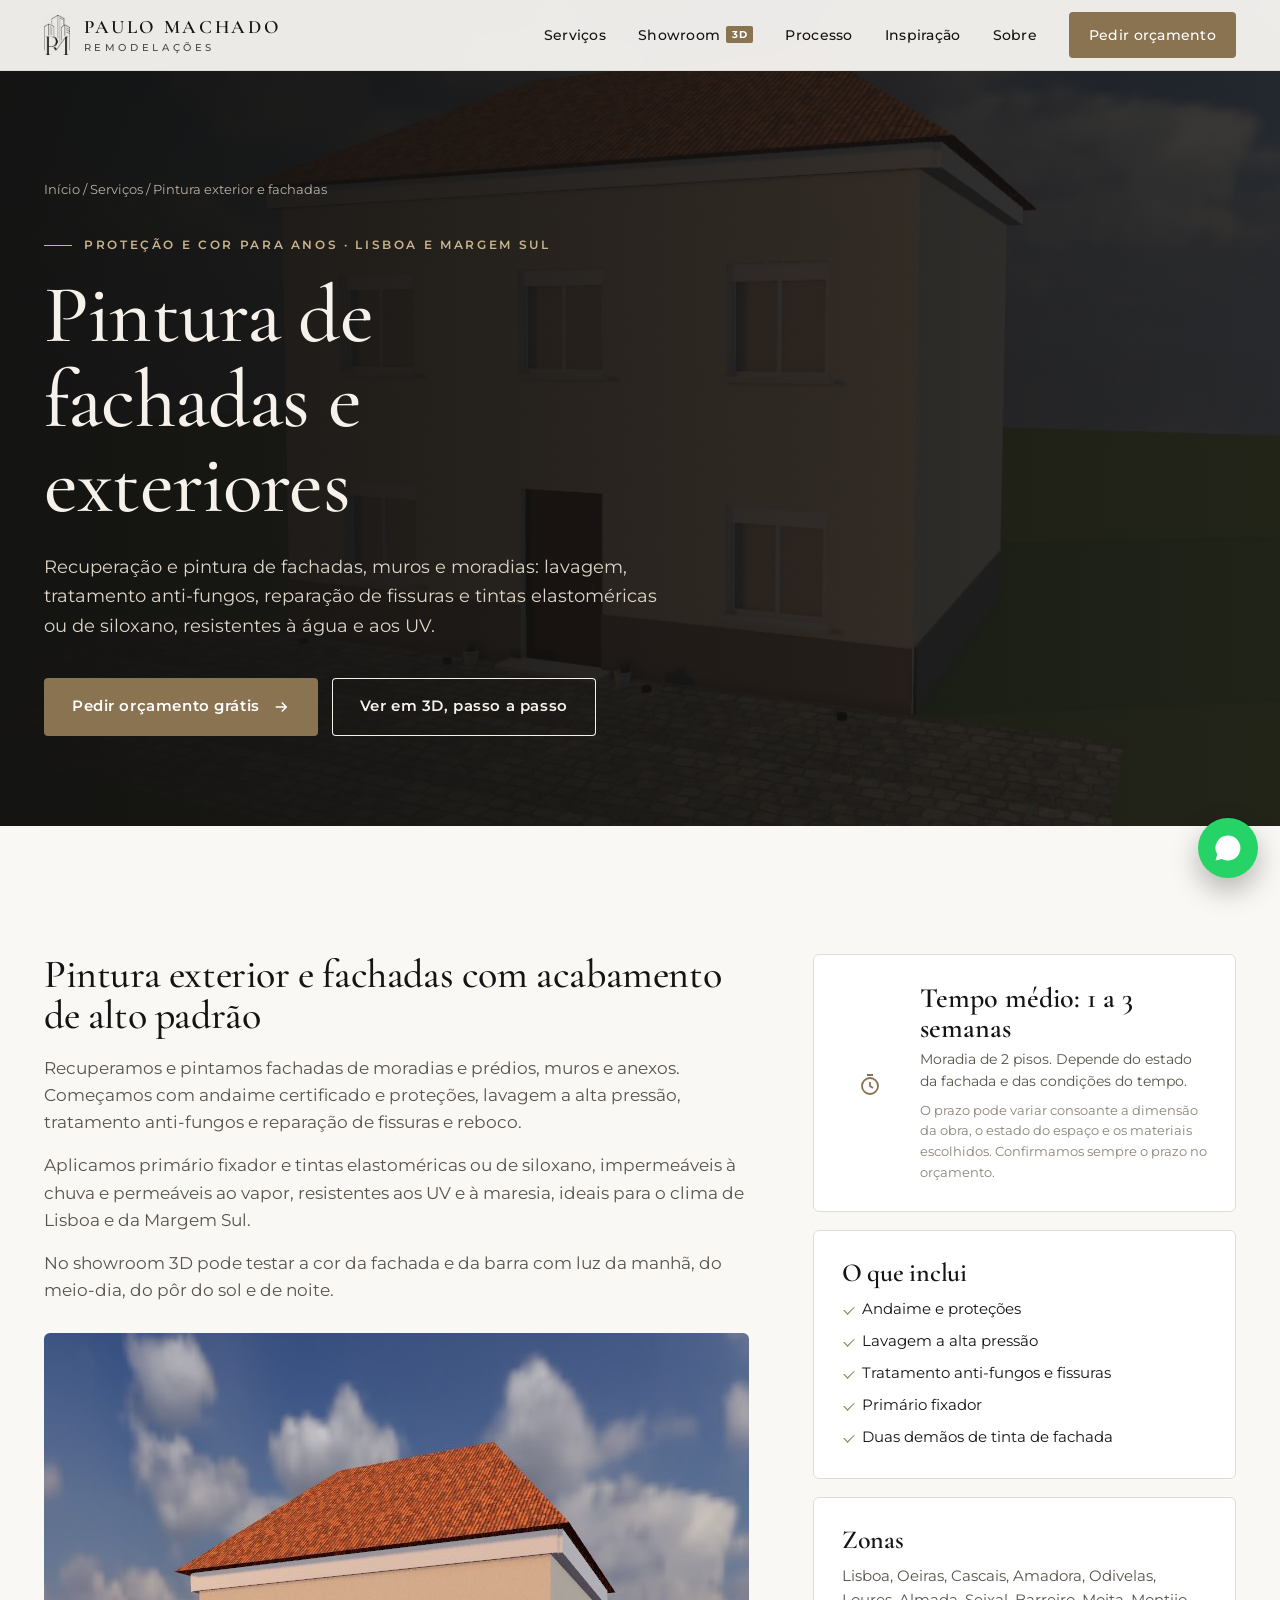
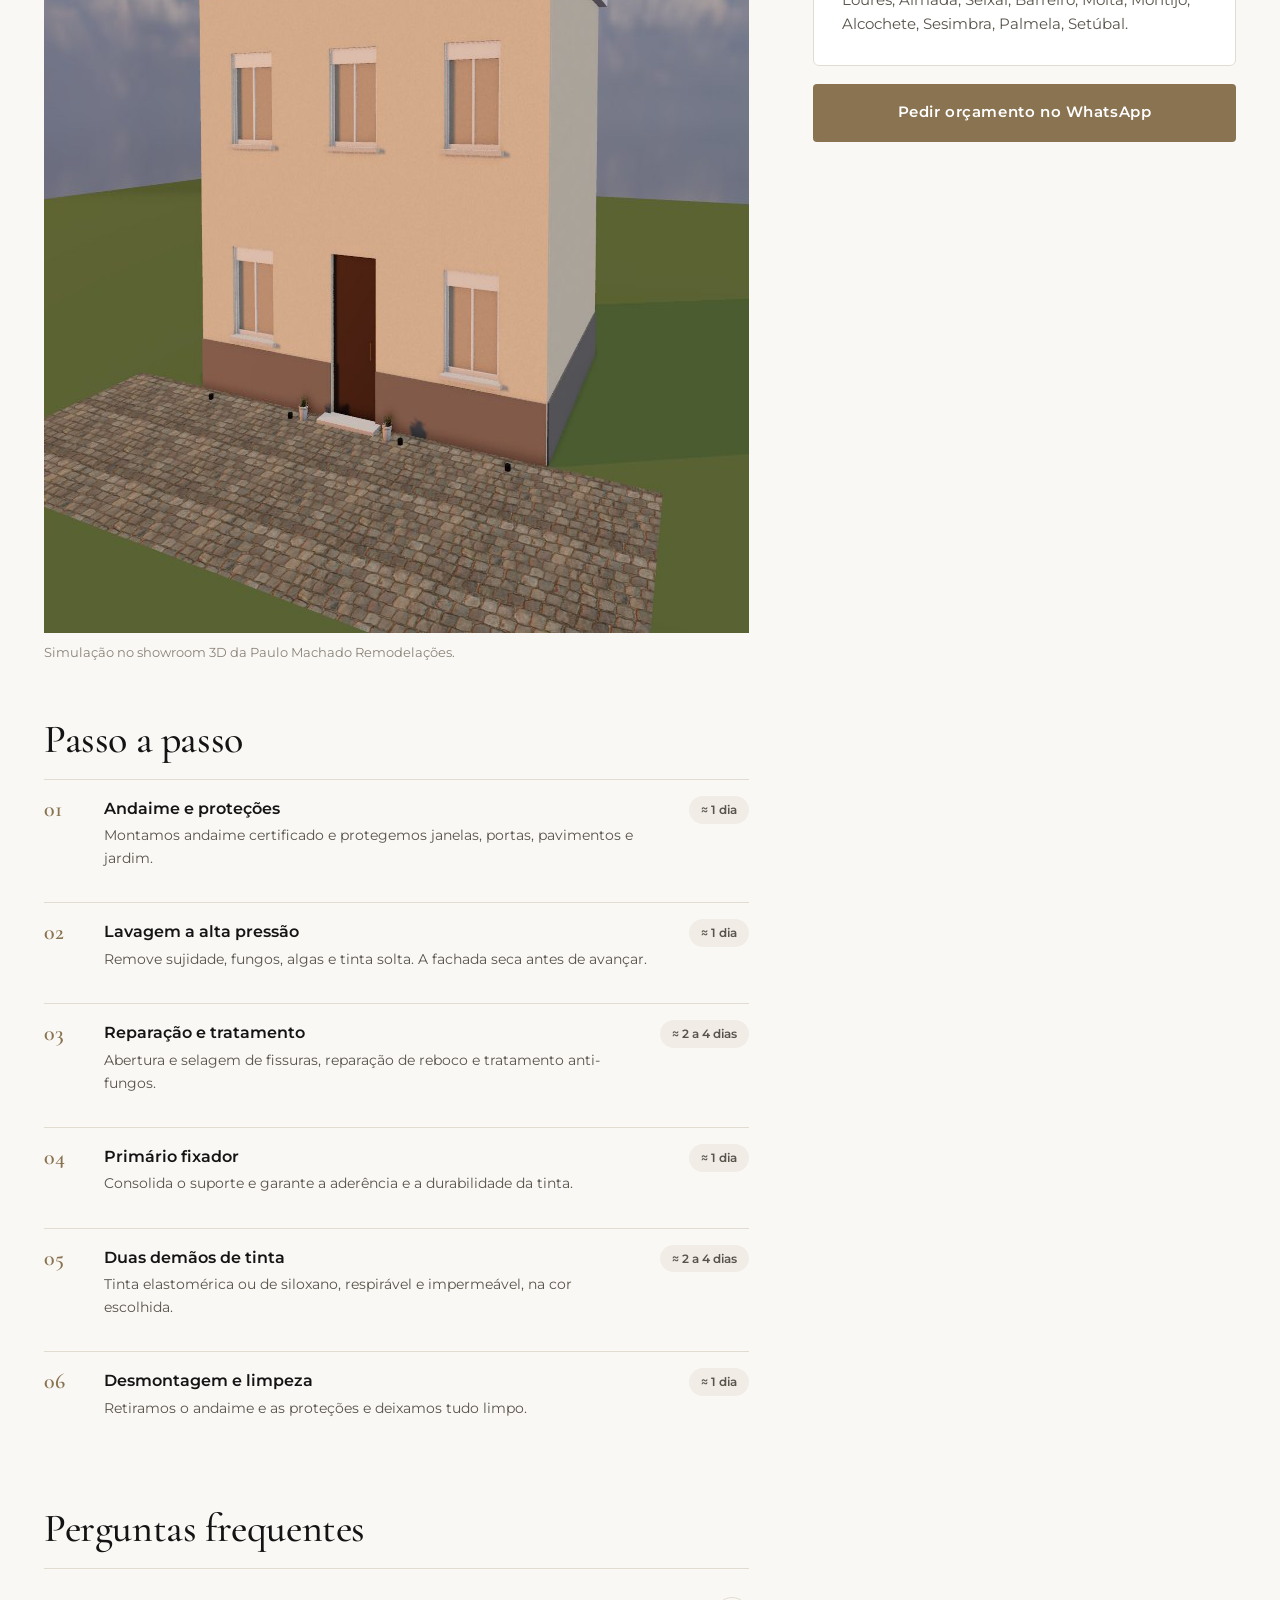
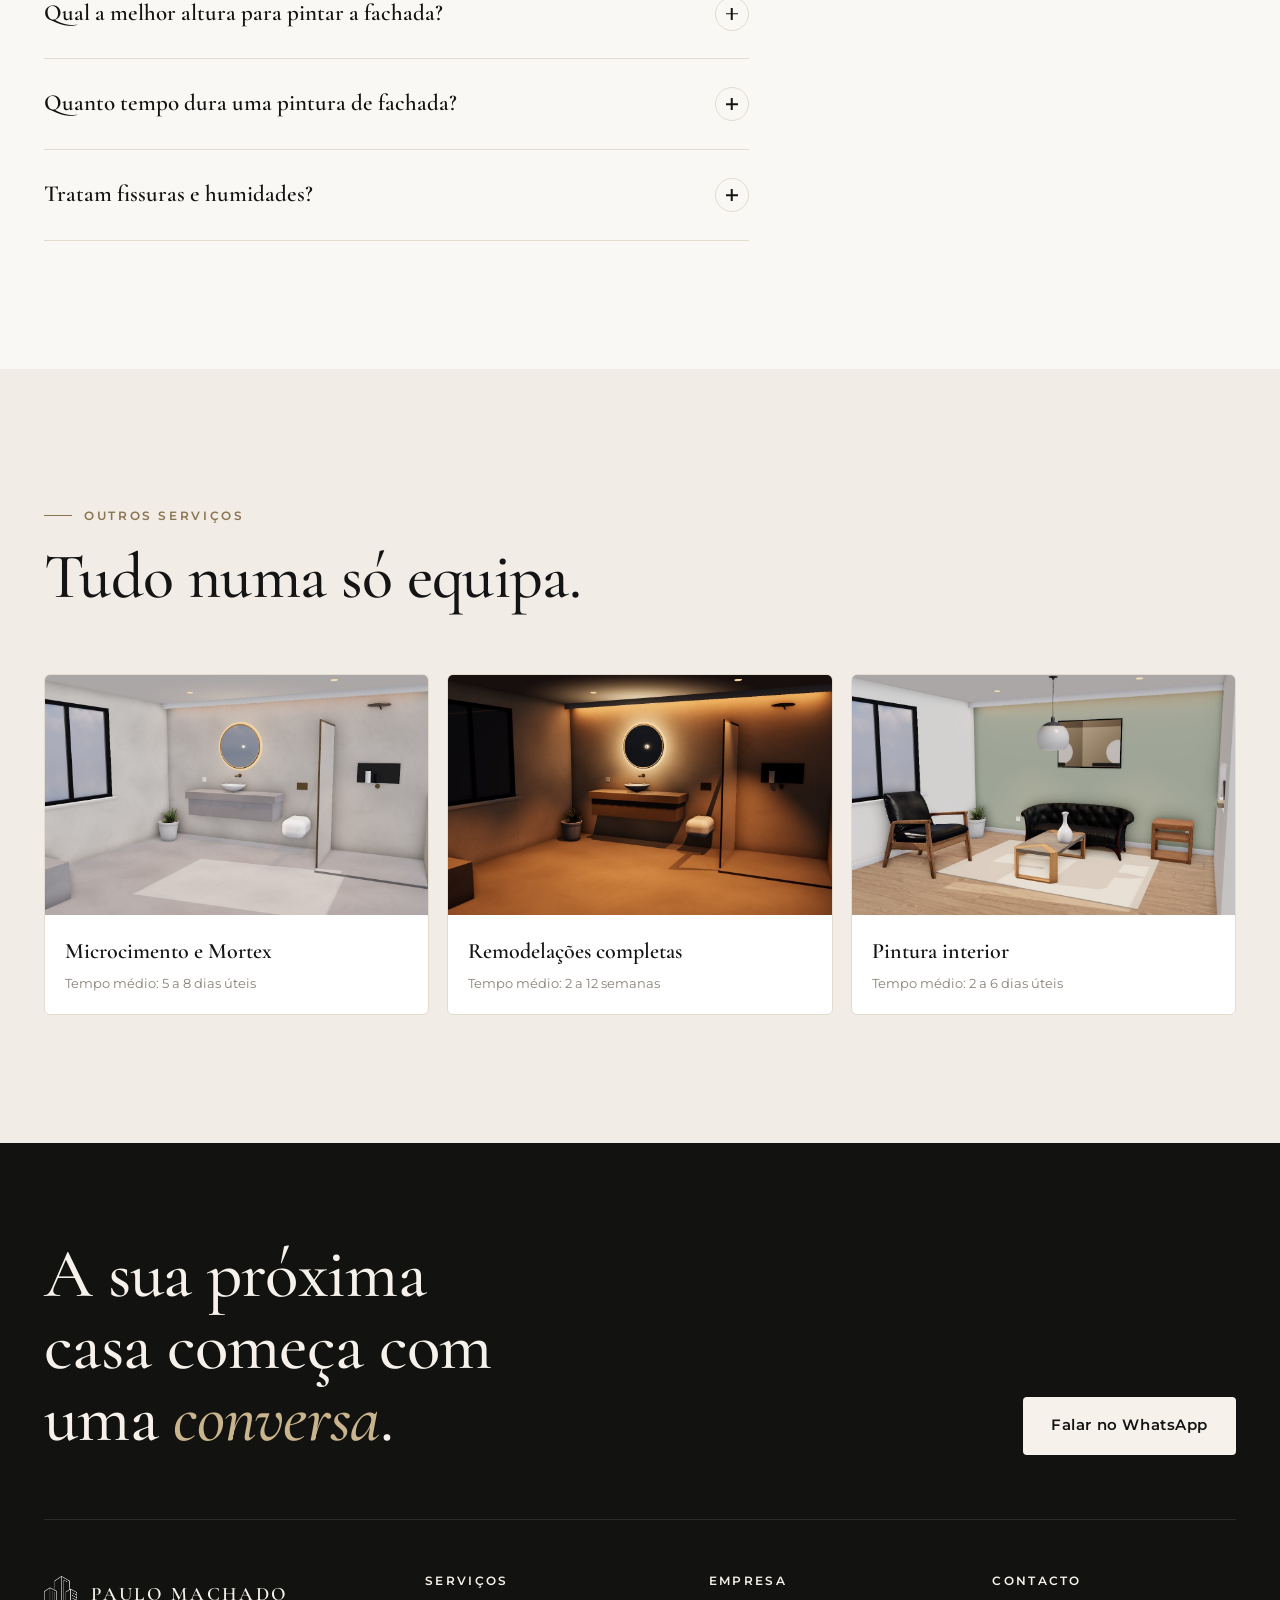
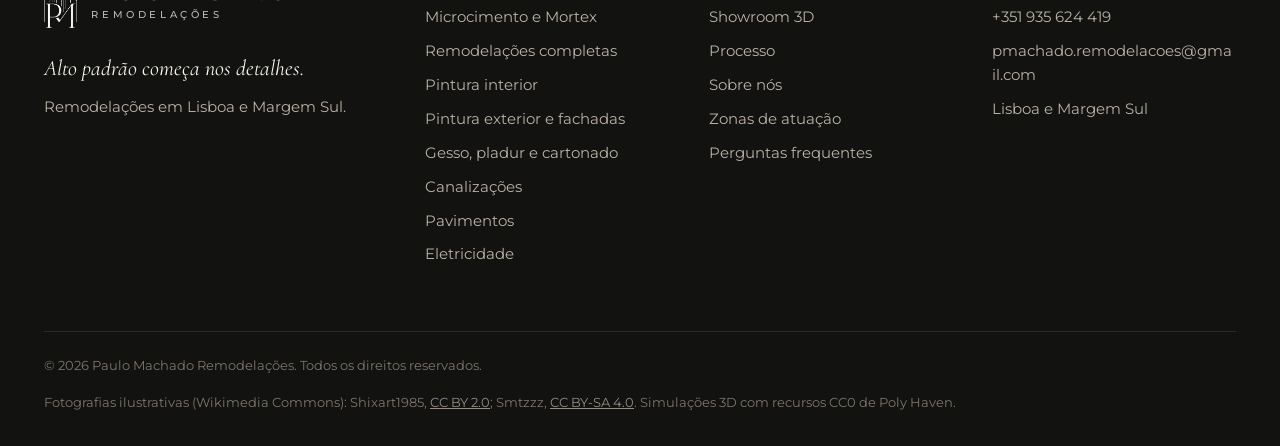
<file: servicos/pintura-exterior.html>
<!doctype html>
<html lang="pt-PT">
<head>
<meta charset="utf-8">
<meta name="viewport" content="width=device-width, initial-scale=1, viewport-fit=cover">
<title>Pintura de fachadas e exteriores em Lisboa e Margem Sul | Paulo Machado</title>
<meta name="description" content="Recuperação e pintura de fachadas, muros e moradias: lavagem, tratamento anti-fungos, reparação de fissuras e tintas elastoméricas ou de siloxano, res… Tempo médio: 1 a 3 semanas. Orçamento grátis.">
<meta name="keywords" content="pintura de fachadas Lisboa, pintura exterior Almada, recuperação de fachadas Setúbal, pintar moradia Seixal, tratamento de fissuras">
<link rel="canonical" href="https://pmremodelacoes.pt/servicos/pintura-exterior.html">
<link rel="icon" type="image/png" href="../img/icone.png">
<meta name="theme-color" content="#121211">
<meta property="og:type" content="website"><meta property="og:locale" content="pt_PT"><meta property="og:site_name" content="Paulo Machado Remodelações">
<meta property="og:title" content="Pintura de fachadas e exteriores · Paulo Machado Remodelações"><meta property="og:description" content="Proteção e cor para anos. 1 a 3 semanas em média.">
<meta property="og:url" content="https://pmremodelacoes.pt/servicos/pintura-exterior.html"><meta property="og:image" content="https://pmremodelacoes.pt/img/servico-pintura-exterior.jpg"><meta name="twitter:card" content="summary_large_image">
<link rel="preconnect" href="https://fonts.googleapis.com"><link rel="preconnect" href="https://fonts.gstatic.com" crossorigin>
<link href="https://fonts.googleapis.com/css2?family=Cormorant+Garamond:ital,wght@0,500;0,600;1,500&family=Montserrat:wght@400;500;600;700&display=swap" rel="stylesheet">
<link rel="stylesheet" href="../estilo.css">
<script type="application/ld+json">{"@context":"https://schema.org","@graph":[{"@type":"Service","name":"Pintura exterior e fachadas","serviceType":"Pintura exterior e fachadas","description":"Recuperação e pintura de fachadas, muros e moradias: lavagem, tratamento anti-fungos, reparação de fissuras e tintas elastoméricas ou de siloxano, resistentes à água e aos UV.","provider":{"@id":"https://pmremodelacoes.pt/#empresa"},"areaServed":[{"@type":"City","name":"Lisboa"},{"@type":"City","name":"Oeiras"},{"@type":"City","name":"Cascais"},{"@type":"City","name":"Amadora"},{"@type":"City","name":"Odivelas"},{"@type":"City","name":"Loures"},{"@type":"City","name":"Almada"},{"@type":"City","name":"Seixal"},{"@type":"City","name":"Barreiro"},{"@type":"City","name":"Moita"},{"@type":"City","name":"Montijo"},{"@type":"City","name":"Alcochete"},{"@type":"City","name":"Sesimbra"},{"@type":"City","name":"Palmela"},{"@type":"City","name":"Setúbal"}],"url":"https://pmremodelacoes.pt/servicos/pintura-exterior.html","image":"https://pmremodelacoes.pt/img/servico-pintura-exterior.jpg"},{"@type":"BreadcrumbList","itemListElement":[{"@type":"ListItem","position":1,"name":"Início","item":"https://pmremodelacoes.pt/"},{"@type":"ListItem","position":2,"name":"Serviços","item":"https://pmremodelacoes.pt/#servicos"},{"@type":"ListItem","position":3,"name":"Pintura exterior e fachadas","item":"https://pmremodelacoes.pt/servicos/pintura-exterior.html"}]},{"@type":"FAQPage","mainEntity":[{"@type":"Question","name":"Qual a melhor altura para pintar a fachada?","acceptedAnswer":{"@type":"Answer","text":"Primavera e verão, com tempo seco e temperaturas amenas. Evitamos dias de chuva e calor extremo."}},{"@type":"Question","name":"Quanto tempo dura uma pintura de fachada?","acceptedAnswer":{"@type":"Answer","text":"Com boa preparação e tinta de qualidade, entre 8 e 12 anos ou mais, dependendo da exposição."}},{"@type":"Question","name":"Tratam fissuras e humidades?","acceptedAnswer":{"@type":"Answer","text":"Sim. Abrimos, selamos e reforçamos as fissuras e tratamos fungos e algas antes de pintar."}}]},{"@type":"HomeAndConstructionBusiness","@id":"https://pmremodelacoes.pt/#empresa","name":"Paulo Machado Remodelações","slogan":"Alto padrão começa nos detalhes","url":"https://pmremodelacoes.pt/","logo":"https://pmremodelacoes.pt/img/logo.png","image":"https://pmremodelacoes.pt/img/hero-showroom.jpg","telephone":"+351935624419","email":"pmachado.remodelacoes@gmail.com","priceRange":"€€€","address":{"@type":"PostalAddress","addressLocality":"Almada","addressRegion":"Setúbal","addressCountry":"PT"},"areaServed":[{"@type":"City","name":"Lisboa"},{"@type":"City","name":"Oeiras"},{"@type":"City","name":"Cascais"},{"@type":"City","name":"Amadora"},{"@type":"City","name":"Odivelas"},{"@type":"City","name":"Loures"},{"@type":"City","name":"Almada"},{"@type":"City","name":"Seixal"},{"@type":"City","name":"Barreiro"},{"@type":"City","name":"Moita"},{"@type":"City","name":"Montijo"},{"@type":"City","name":"Alcochete"},{"@type":"City","name":"Sesimbra"},{"@type":"City","name":"Palmela"},{"@type":"City","name":"Setúbal"}],"knowsAbout":["Microcimento","Remodelações","Pintura","Pladur","Canalização","Pavimentos","Eletricidade"],"hasOfferCatalog":{"@type":"OfferCatalog","name":"Serviços","itemListElement":[{"@type":"Offer","itemOffered":{"@type":"Service","name":"Microcimento e Mortex","url":"https://pmremodelacoes.pt/servicos/microcimento.html"}},{"@type":"Offer","itemOffered":{"@type":"Service","name":"Remodelações completas","url":"https://pmremodelacoes.pt/servicos/remodelacao.html"}},{"@type":"Offer","itemOffered":{"@type":"Service","name":"Pintura interior","url":"https://pmremodelacoes.pt/servicos/pintura-interior.html"}},{"@type":"Offer","itemOffered":{"@type":"Service","name":"Pintura exterior e fachadas","url":"https://pmremodelacoes.pt/servicos/pintura-exterior.html"}},{"@type":"Offer","itemOffered":{"@type":"Service","name":"Gesso, pladur e cartonado","url":"https://pmremodelacoes.pt/servicos/pladur.html"}},{"@type":"Offer","itemOffered":{"@type":"Service","name":"Canalizações","url":"https://pmremodelacoes.pt/servicos/canalizacao.html"}},{"@type":"Offer","itemOffered":{"@type":"Service","name":"Pavimentos","url":"https://pmremodelacoes.pt/servicos/pavimentos.html"}},{"@type":"Offer","itemOffered":{"@type":"Service","name":"Eletricidade","url":"https://pmremodelacoes.pt/servicos/eletricidade.html"}}]}}]}</script>
</head>
<body>
<a class="skip" href="#conteudo">Saltar para o conteúdo</a>
<div class="progress" aria-hidden="true"></div>
<header class="top light">
  <div class="wrap nav">
    <a href="../index.html#inicio" class="logo" aria-label="Paulo Machado Remodelações, início">
      <img class="lgb" src="../img/simbolo.png" alt="" width="255" height="398">
      <img class="lgw" src="../img/simbolo-branco.png" alt="" width="255" height="398">
      <span class="logo-text">Paulo Machado<small>Remodelações</small></span>
    </a>
    <button class="burger" aria-label="Abrir menu" aria-expanded="false" aria-controls="menu"><span></span><span></span><span></span></button>
    <ul class="menu" id="menu">
      <li><a href="../index.html#servicos">Serviços</a></li>
      <li><a href="../showroom.html">Showroom<span class="tag3d">3D</span></a></li>
      <li><a href="../index.html#processo">Processo</a></li>
      <li><a href="../index.html#inspiracao">Inspiração</a></li>
      <li><a href="../index.html#sobre">Sobre</a></li>
      <li><a href="../index.html#contacto" class="btn gold">Pedir orçamento</a></li>
    </ul>
  </div>
</header>
<main id="conteudo">
<section class="page-hero">
  <div class="bg"><img src="../img/servico-pintura-exterior.jpg" alt="" width="1200" height="900"></div>
  <div class="wrap">
    <nav class="crumbs" aria-label="Caminho"><a href="../index.html">Início</a> / <a href="../index.html#servicos">Serviços</a> / Pintura exterior e fachadas</nav>
    <span class="eyebrow">Proteção e cor para anos · Lisboa e Margem Sul</span>
    <h1 style="margin-top:18px">Pintura de fachadas e exteriores</h1>
    <p class="lead">Recuperação e pintura de fachadas, muros e moradias: lavagem, tratamento anti-fungos, reparação de fissuras e tintas elastoméricas ou de siloxano, resistentes à água e aos UV.</p>
    <div class="hero-ctas"><a class="btn gold" href="../index.html#contacto">Pedir orçamento grátis <svg width="18" height="18" viewBox="0 0 24 24" fill="none" stroke="currentColor" stroke-width="2"><path d="M5 12h14M13 6l6 6-6 6"/></svg></a><a class="btn ghost" href="../showroom.html#pintura-exterior">Ver em 3D, passo a passo</a></div>
  </div>
</section>
<section>
  <div class="wrap svc-page">
    <div class="prose">
      <h2>Pintura exterior e fachadas com acabamento de alto padrão</h2>
      <p>Recuperamos e pintamos fachadas de moradias e prédios, muros e anexos. Começamos com andaime certificado e proteções, lavagem a alta pressão, tratamento anti-fungos e reparação de fissuras e reboco.</p>
      <p>Aplicamos primário fixador e tintas elastoméricas ou de siloxano, impermeáveis à chuva e permeáveis ao vapor, resistentes aos UV e à maresia, ideais para o clima de Lisboa e da Margem Sul.</p>
      <p>No showroom 3D pode testar a cor da fachada e da barra com luz da manhã, do meio-dia, do pôr do sol e de noite.</p>
      <figure><img src="../img/servico-pintura-exterior.jpg" alt="Pintura exterior e fachadas: simulação no showroom 3D" width="1200" height="900" loading="lazy"><figcaption>Simulação no showroom 3D da Paulo Machado Remodelações.</figcaption></figure>
      <h2>Passo a passo</h2>
      <ol class="svc-steps"><li><div><b>Andaime e proteções</b><p>Montamos andaime certificado e protegemos janelas, portas, pavimentos e jardim.</p></div><span class="dur">≈ 1 dia</span></li><li><div><b>Lavagem a alta pressão</b><p>Remove sujidade, fungos, algas e tinta solta. A fachada seca antes de avançar.</p></div><span class="dur">≈ 1 dia</span></li><li><div><b>Reparação e tratamento</b><p>Abertura e selagem de fissuras, reparação de reboco e tratamento anti-fungos.</p></div><span class="dur">≈ 2 a 4 dias</span></li><li><div><b>Primário fixador</b><p>Consolida o suporte e garante a aderência e a durabilidade da tinta.</p></div><span class="dur">≈ 1 dia</span></li><li><div><b>Duas demãos de tinta</b><p>Tinta elastomérica ou de siloxano, respirável e impermeável, na cor escolhida.</p></div><span class="dur">≈ 2 a 4 dias</span></li><li><div><b>Desmontagem e limpeza</b><p>Retiramos o andaime e as proteções e deixamos tudo limpo.</p></div><span class="dur">≈ 1 dia</span></li></ol>
      <h2>Perguntas frequentes</h2>
      <div class="faq"><details class="rv"><summary>Qual a melhor altura para pintar a fachada?<i></i></summary><p>Primavera e verão, com tempo seco e temperaturas amenas. Evitamos dias de chuva e calor extremo.</p></details><details class="rv"><summary>Quanto tempo dura uma pintura de fachada?<i></i></summary><p>Com boa preparação e tinta de qualidade, entre 8 e 12 anos ou mais, dependendo da exposição.</p></details><details class="rv"><summary>Tratam fissuras e humidades?<i></i></summary><p>Sim. Abrimos, selamos e reforçamos as fissuras e tratamos fungos e algas antes de pintar.</p></details></div>
    </div>
    <aside class="side">
      <div class="card"><div class="svc-meta" style="margin:0;background:none;padding:0"><span class="clock"><svg width="24" height="24" viewBox="0 0 24 24" fill="none" stroke="currentColor" stroke-width="1.8"><circle cx="12" cy="13" r="8"/><path d="M12 9v4l3 2M9 2h6"/></svg></span><div><b>Tempo médio: 1 a 3 semanas</b><span>Moradia de 2 pisos. Depende do estado da fachada e das condições do tempo.</span><em>O prazo pode variar consoante a dimensão da obra, o estado do espaço e os materiais escolhidos. Confirmamos sempre o prazo no orçamento.</em></div></div></div>
      <div class="card"><h3>O que inclui</h3><ul><li>Andaime e proteções</li><li>Lavagem a alta pressão</li><li>Tratamento anti-fungos e fissuras</li><li>Primário fixador</li><li>Duas demãos de tinta de fachada</li></ul></div>
      <div class="card"><h3>Zonas</h3><p style="font-size:14.5px;color:var(--ink2)">Lisboa, Oeiras, Cascais, Amadora, Odivelas, Loures, Almada, Seixal, Barreiro, Moita, Montijo, Alcochete, Sesimbra, Palmela, Setúbal.</p></div>
      <a class="btn gold" href="https://wa.me/351935624419?text=Ol%C3%A1!%20Gostaria%20de%20um%20or%C3%A7amento%20de%20Pintura%20exterior%20e%20fachadas." target="_blank" rel="noopener">Pedir orçamento no WhatsApp</a>
    </aside>
  </div>
</section>
<section style="background:var(--bg2)">
  <div class="wrap">
    <div class="sec-head"><div><span class="eyebrow">Outros serviços</span><h2>Tudo numa só equipa.</h2></div></div>
    <div class="related"><a href="microcimento.html"><img src="../img/servico-microcimento.jpg" alt="Microcimento e Mortex" loading="lazy"><div><b>Microcimento e Mortex</b><span>Tempo médio: 5 a 8 dias úteis</span></div></a><a href="remodelacao.html"><img src="../img/servico-remodelacao.jpg" alt="Remodelações completas" loading="lazy"><div><b>Remodelações completas</b><span>Tempo médio: 2 a 12 semanas</span></div></a><a href="pintura-interior.html"><img src="../img/servico-pintura-interior.jpg" alt="Pintura interior" loading="lazy"><div><b>Pintura interior</b><span>Tempo médio: 2 a 6 dias úteis</span></div></a></div>
  </div>
</section>
</main>
<footer>
  <div class="wrap">
    <div class="fcta">
      <h2>A sua próxima casa começa com uma <em>conversa</em>.</h2>
      <a class="btn light" href="https://wa.me/351935624419?text=Ol%C3%A1!%20Gostaria%20de%20pedir%20um%20or%C3%A7amento." target="_blank" rel="noopener">Falar no WhatsApp</a>
    </div>
    <div class="fgrid">
      <div>
        <a href="../index.html#inicio" class="logo"><img src="../img/simbolo-branco.png" alt="" width="255" height="398" style="height:52px"><span class="logo-text">Paulo Machado<small>Remodelações</small></span></a>
        <p class="slogan">Alto padrão começa nos detalhes.</p>
        <p>Remodelações em Lisboa e Margem Sul.</p>
      </div>
      <div><h4>Serviços</h4><ul><li><a href="../servicos/microcimento.html">Microcimento e Mortex</a></li><li><a href="../servicos/remodelacao.html">Remodelações completas</a></li><li><a href="../servicos/pintura-interior.html">Pintura interior</a></li><li><a href="../servicos/pintura-exterior.html">Pintura exterior e fachadas</a></li><li><a href="../servicos/pladur.html">Gesso, pladur e cartonado</a></li><li><a href="../servicos/canalizacao.html">Canalizações</a></li><li><a href="../servicos/pavimentos.html">Pavimentos</a></li><li><a href="../servicos/eletricidade.html">Eletricidade</a></li></ul></div>
      <div><h4>Empresa</h4><ul><li><a href="../showroom.html">Showroom 3D</a></li><li><a href="../index.html#processo">Processo</a></li><li><a href="../index.html#sobre">Sobre nós</a></li><li><a href="../index.html#zonas">Zonas de atuação</a></li><li><a href="../index.html#faq">Perguntas frequentes</a></li></ul></div>
      <div><h4>Contacto</h4><ul><li><a href="tel:+351935624419">+351 935 624 419</a></li><li><a href="mailto:pmachado.remodelacoes@gmail.com" style="overflow-wrap:anywhere">pmachado.remodelacoes@gmail.com</a></li><li>Lisboa e Margem Sul</li></ul></div>
    </div>
    <div class="fbottom">
      <span>© <span id="ano"></span> Paulo Machado Remodelações. Todos os direitos reservados.</span>
      <span>Fotografias ilustrativas (Wikimedia Commons): Shixart1985, <a href="https://creativecommons.org/licenses/by/2.0/" rel="license noopener" target="_blank">CC BY 2.0</a>; Smtzzz, <a href="https://creativecommons.org/licenses/by-sa/4.0/" rel="license noopener" target="_blank">CC BY-SA 4.0</a>. Simulações 3D com recursos CC0 de Poly Haven.</span>
    </div>
  </div>
</footer>
<a class="wa" href="https://wa.me/351935624419?text=Ol%C3%A1!%20Gostaria%20de%20um%20or%C3%A7amento%20de%20Pintura%20exterior%20e%20fachadas." target="_blank" rel="noopener" aria-label="Falar pelo WhatsApp"><svg width="30" height="30" viewBox="0 0 24 24" fill="#fff"><path d="M12 2a10 10 0 0 0-8.6 15.1L2 22l5-1.3A10 10 0 1 0 12 2m4.5 12.1c-.2-.1-1.5-.7-1.7-.8s-.4-.1-.6.1l-.8 1c-.1.2-.3.2-.5.1a6.7 6.7 0 0 1-3.3-2.9c-.3-.4.3-.4.7-1.3.1-.2 0-.3 0-.4l-.8-1.8c-.2-.5-.4-.4-.6-.4h-.5a1 1 0 0 0-.7.3 3 3 0 0 0-.9 2.2 5.2 5.2 0 0 0 1.1 2.7 11.8 11.8 0 0 0 4.5 4c1.7.7 2.3.8 3.2.6a2.7 2.7 0 0 0 1.8-1.2 2.2 2.2 0 0 0 .1-1.3c0-.1-.2-.2-.5-.3"/></svg></a>
<nav class="mbar" aria-label="Contacto rápido"><a href="tel:+351935624419">Ligar</a><a href="https://wa.me/351935624419" target="_blank" rel="noopener">WhatsApp</a></nav>
<script src="../site.js" defer></script>
</body>
</html>
</file>
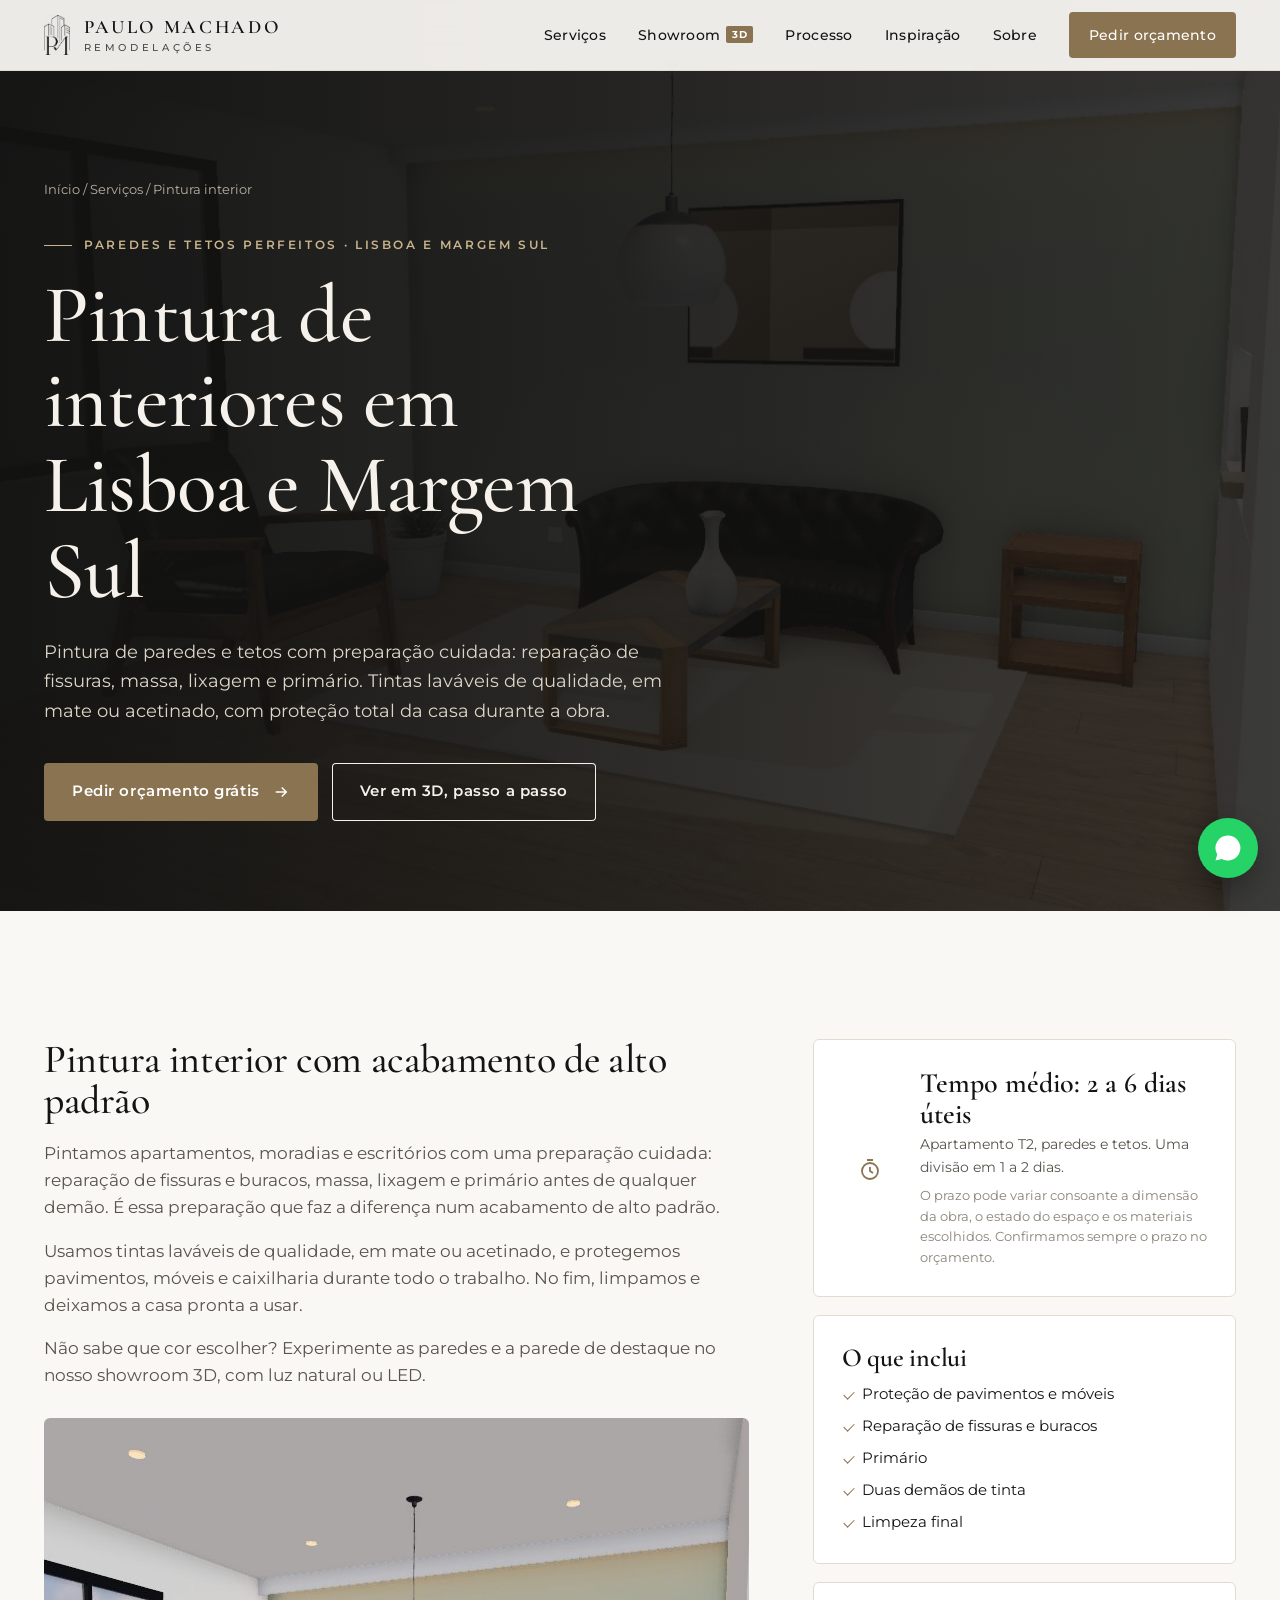
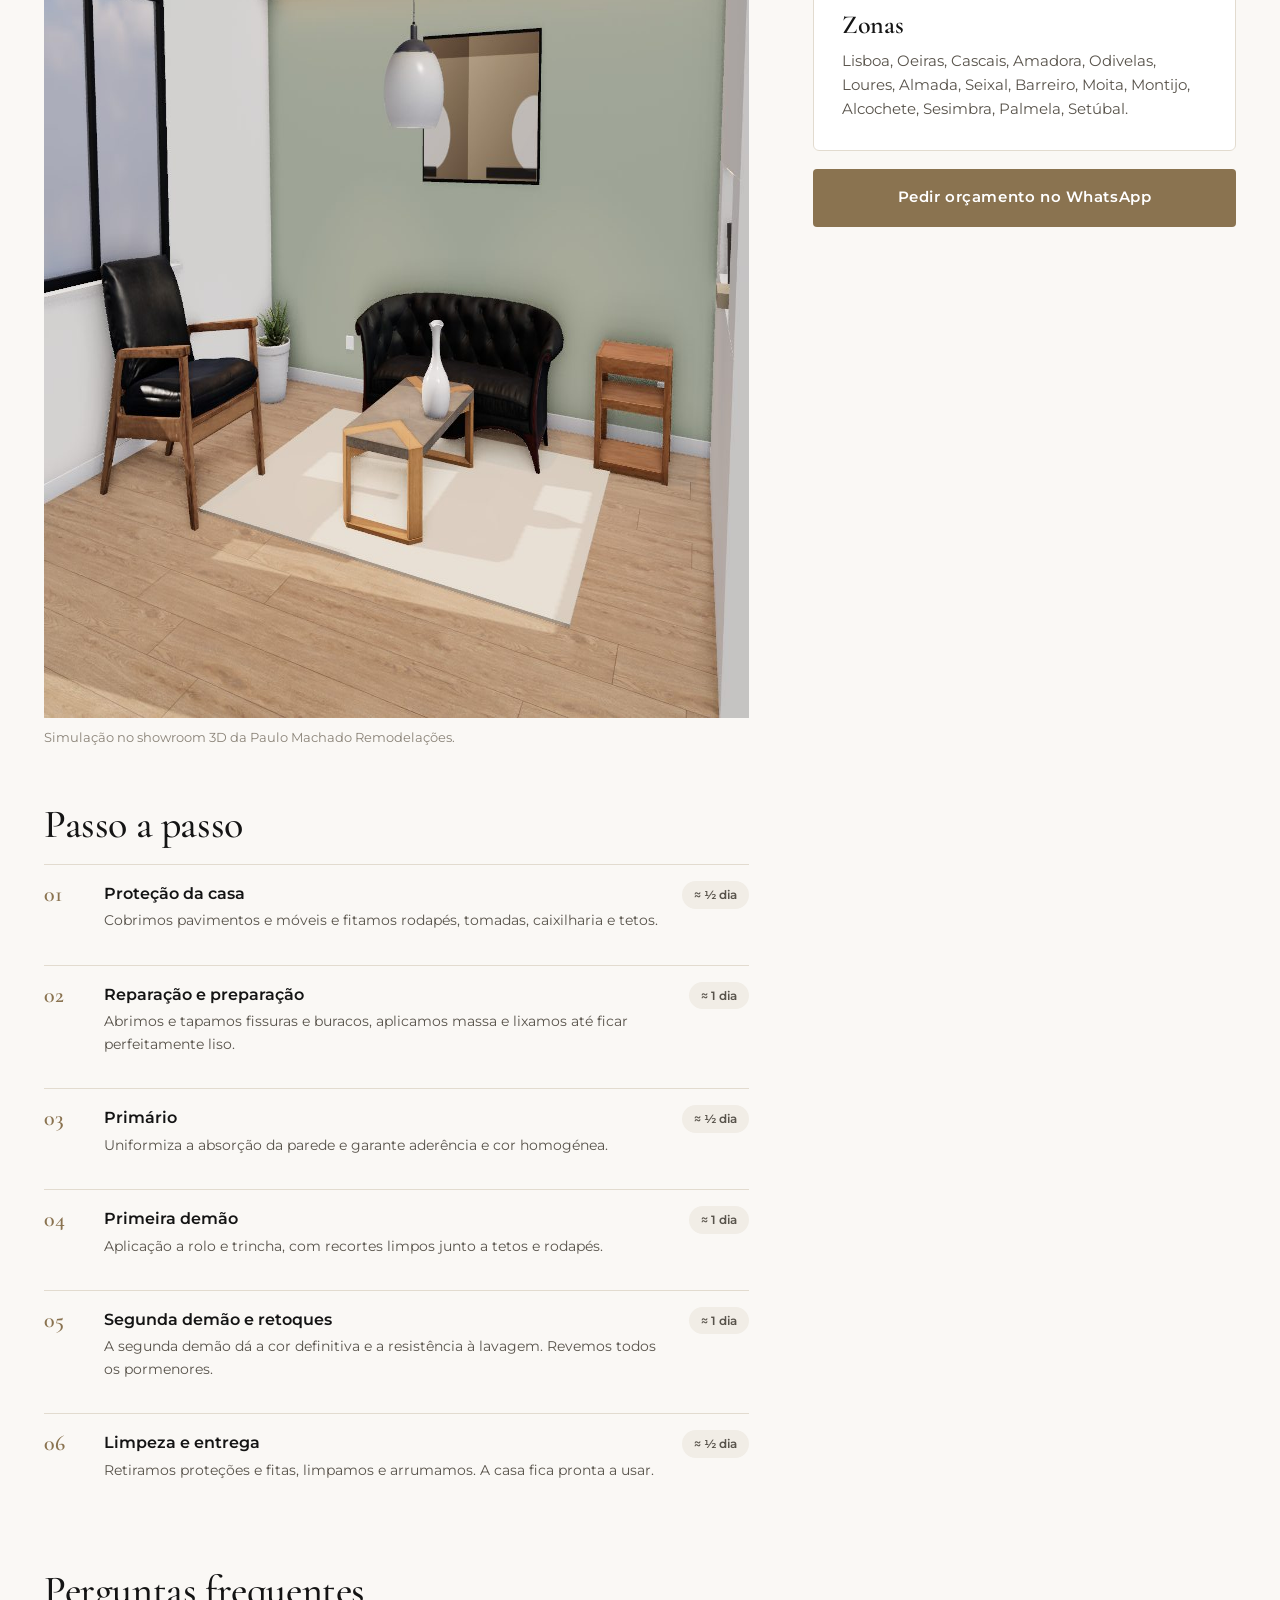
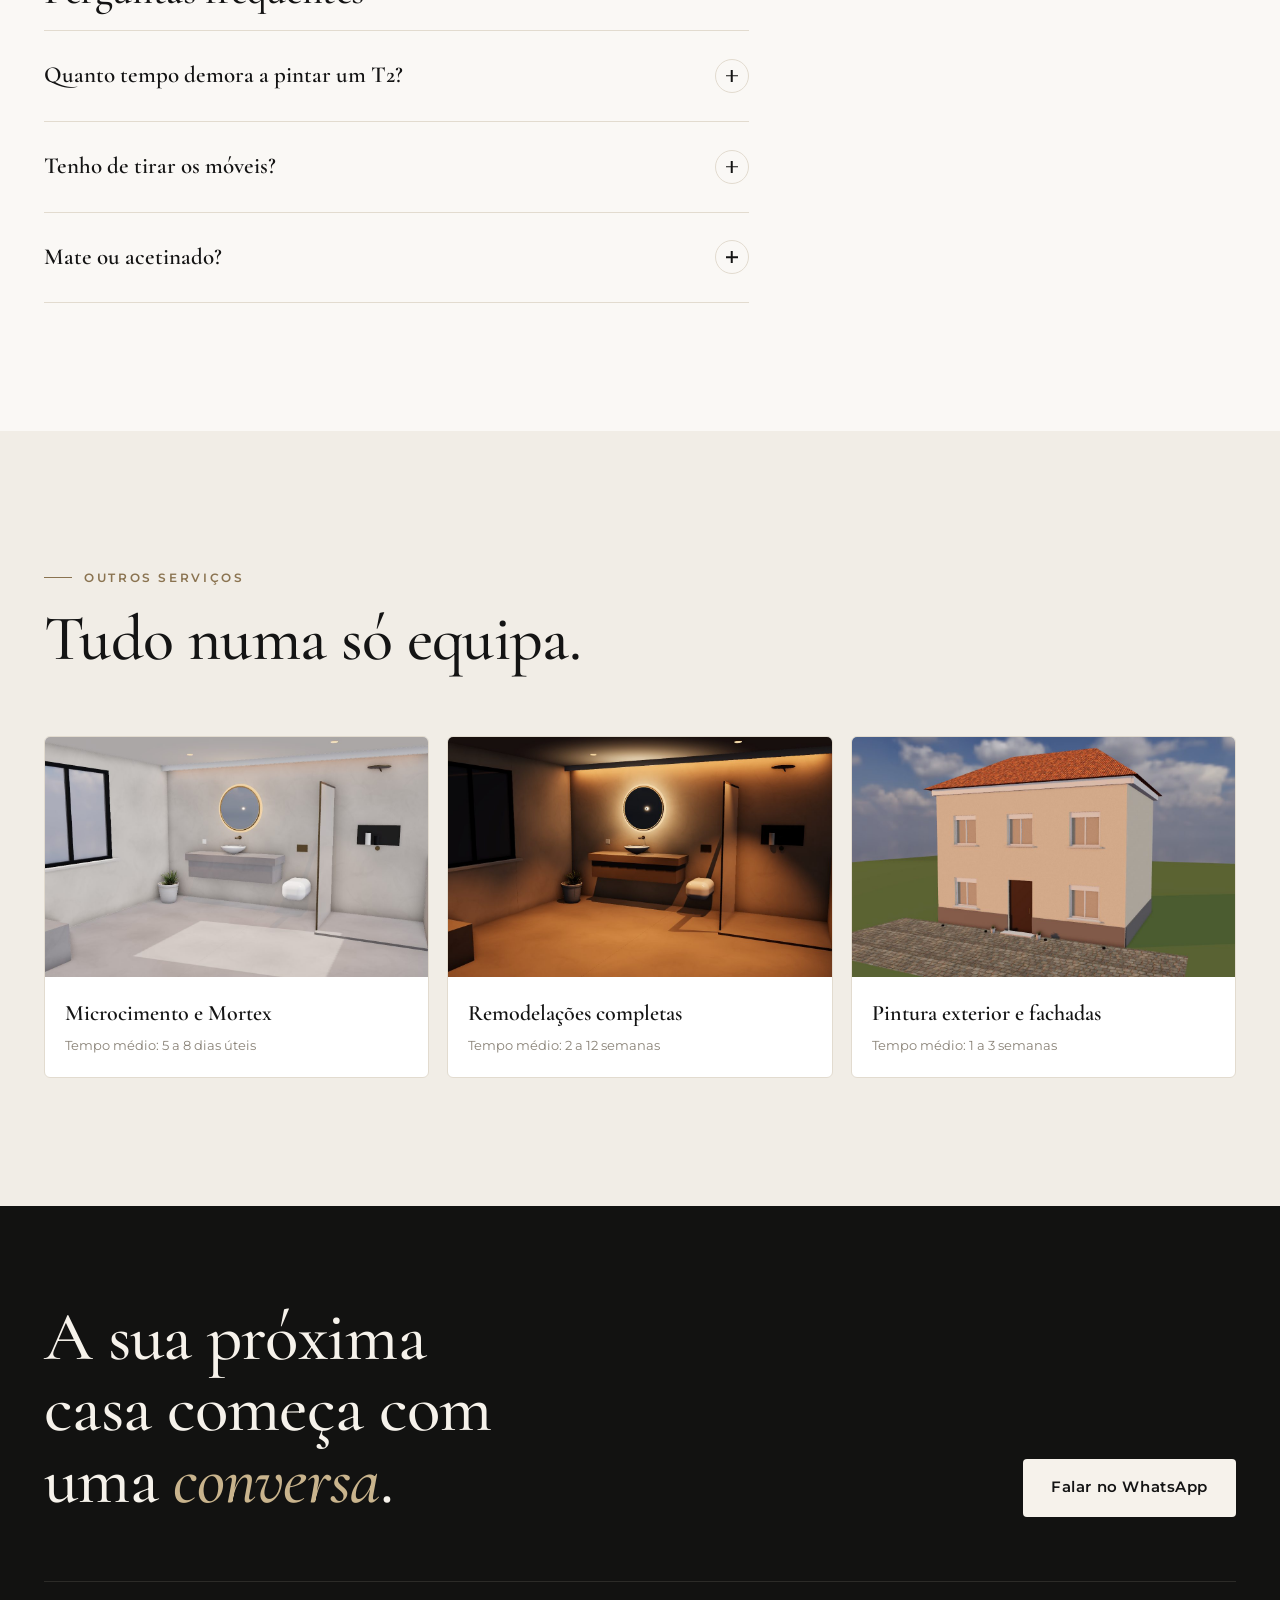
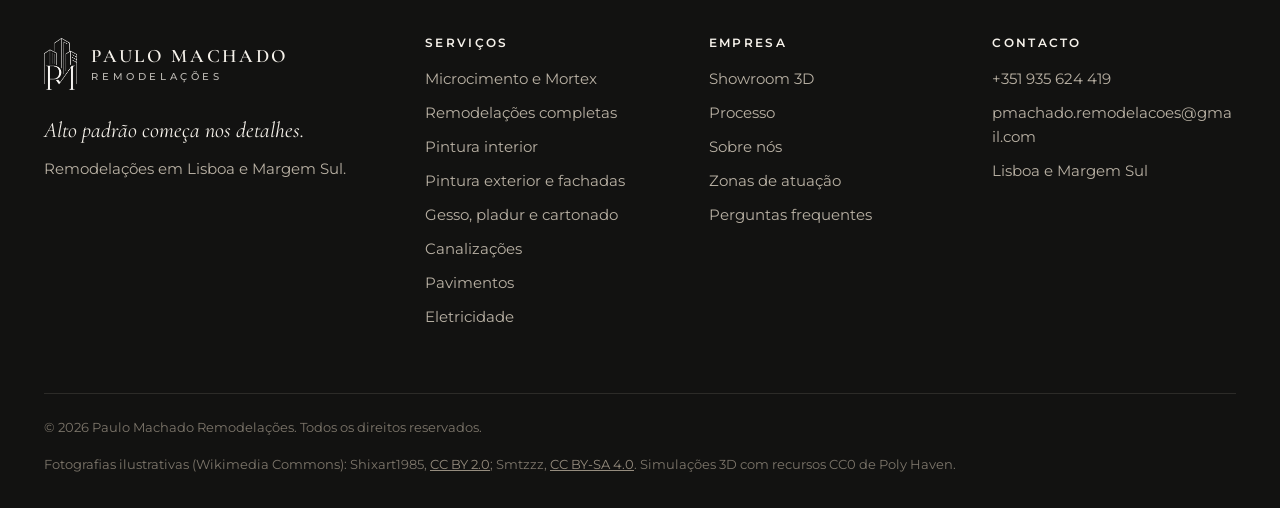
<file: servicos/pintura-interior.html>
<!doctype html>
<html lang="pt-PT">
<head>
<meta charset="utf-8">
<meta name="viewport" content="width=device-width, initial-scale=1, viewport-fit=cover">
<title>Pintura de interiores em Lisboa e Margem Sul · Pintor profissional | Paulo Machado</title>
<meta name="description" content="Pintura de paredes e tetos com preparação cuidada: reparação de fissuras, massa, lixagem e primário. Tintas laváveis de qualidade, em mate ou acetinad… Tempo médio: 2 a 6 dias úteis. Orçamento grátis.">
<meta name="keywords" content="pintor Lisboa, pintura de interiores Almada, pintar apartamento Seixal, pintura de paredes e tetos, pintor Setúbal">
<link rel="canonical" href="https://pmremodelacoes.pt/servicos/pintura-interior.html">
<link rel="icon" type="image/png" href="../img/icone.png">
<meta name="theme-color" content="#121211">
<meta property="og:type" content="website"><meta property="og:locale" content="pt_PT"><meta property="og:site_name" content="Paulo Machado Remodelações">
<meta property="og:title" content="Pintura de interiores em Lisboa e Margem Sul · Paulo Machado Remodelações"><meta property="og:description" content="Paredes e tetos perfeitos. 2 a 6 dias úteis em média.">
<meta property="og:url" content="https://pmremodelacoes.pt/servicos/pintura-interior.html"><meta property="og:image" content="https://pmremodelacoes.pt/img/servico-pintura-interior.jpg"><meta name="twitter:card" content="summary_large_image">
<link rel="preconnect" href="https://fonts.googleapis.com"><link rel="preconnect" href="https://fonts.gstatic.com" crossorigin>
<link href="https://fonts.googleapis.com/css2?family=Cormorant+Garamond:ital,wght@0,500;0,600;1,500&family=Montserrat:wght@400;500;600;700&display=swap" rel="stylesheet">
<link rel="stylesheet" href="../estilo.css">
<script type="application/ld+json">{"@context":"https://schema.org","@graph":[{"@type":"Service","name":"Pintura interior","serviceType":"Pintura interior","description":"Pintura de paredes e tetos com preparação cuidada: reparação de fissuras, massa, lixagem e primário. Tintas laváveis de qualidade, em mate ou acetinado, com proteção total da casa durante a obra.","provider":{"@id":"https://pmremodelacoes.pt/#empresa"},"areaServed":[{"@type":"City","name":"Lisboa"},{"@type":"City","name":"Oeiras"},{"@type":"City","name":"Cascais"},{"@type":"City","name":"Amadora"},{"@type":"City","name":"Odivelas"},{"@type":"City","name":"Loures"},{"@type":"City","name":"Almada"},{"@type":"City","name":"Seixal"},{"@type":"City","name":"Barreiro"},{"@type":"City","name":"Moita"},{"@type":"City","name":"Montijo"},{"@type":"City","name":"Alcochete"},{"@type":"City","name":"Sesimbra"},{"@type":"City","name":"Palmela"},{"@type":"City","name":"Setúbal"}],"url":"https://pmremodelacoes.pt/servicos/pintura-interior.html","image":"https://pmremodelacoes.pt/img/servico-pintura-interior.jpg"},{"@type":"BreadcrumbList","itemListElement":[{"@type":"ListItem","position":1,"name":"Início","item":"https://pmremodelacoes.pt/"},{"@type":"ListItem","position":2,"name":"Serviços","item":"https://pmremodelacoes.pt/#servicos"},{"@type":"ListItem","position":3,"name":"Pintura interior","item":"https://pmremodelacoes.pt/servicos/pintura-interior.html"}]},{"@type":"FAQPage","mainEntity":[{"@type":"Question","name":"Quanto tempo demora a pintar um T2?","acceptedAnswer":{"@type":"Answer","text":"Em média entre 2 e 6 dias úteis, com paredes e tetos, dependendo do estado das paredes e das cores escolhidas."}},{"@type":"Question","name":"Tenho de tirar os móveis?","acceptedAnswer":{"@type":"Answer","text":"Não é necessário. Afastamos e protegemos os móveis e voltamos a colocá-los no lugar."}},{"@type":"Question","name":"Mate ou acetinado?","acceptedAnswer":{"@type":"Answer","text":"O mate disfarça imperfeições e é ideal para salas e quartos. O acetinado é mais lavável, indicado para cozinhas, corredores e quartos de criança."}}]},{"@type":"HomeAndConstructionBusiness","@id":"https://pmremodelacoes.pt/#empresa","name":"Paulo Machado Remodelações","slogan":"Alto padrão começa nos detalhes","url":"https://pmremodelacoes.pt/","logo":"https://pmremodelacoes.pt/img/logo.png","image":"https://pmremodelacoes.pt/img/hero-showroom.jpg","telephone":"+351935624419","email":"pmachado.remodelacoes@gmail.com","priceRange":"€€€","address":{"@type":"PostalAddress","addressLocality":"Almada","addressRegion":"Setúbal","addressCountry":"PT"},"areaServed":[{"@type":"City","name":"Lisboa"},{"@type":"City","name":"Oeiras"},{"@type":"City","name":"Cascais"},{"@type":"City","name":"Amadora"},{"@type":"City","name":"Odivelas"},{"@type":"City","name":"Loures"},{"@type":"City","name":"Almada"},{"@type":"City","name":"Seixal"},{"@type":"City","name":"Barreiro"},{"@type":"City","name":"Moita"},{"@type":"City","name":"Montijo"},{"@type":"City","name":"Alcochete"},{"@type":"City","name":"Sesimbra"},{"@type":"City","name":"Palmela"},{"@type":"City","name":"Setúbal"}],"knowsAbout":["Microcimento","Remodelações","Pintura","Pladur","Canalização","Pavimentos","Eletricidade"],"hasOfferCatalog":{"@type":"OfferCatalog","name":"Serviços","itemListElement":[{"@type":"Offer","itemOffered":{"@type":"Service","name":"Microcimento e Mortex","url":"https://pmremodelacoes.pt/servicos/microcimento.html"}},{"@type":"Offer","itemOffered":{"@type":"Service","name":"Remodelações completas","url":"https://pmremodelacoes.pt/servicos/remodelacao.html"}},{"@type":"Offer","itemOffered":{"@type":"Service","name":"Pintura interior","url":"https://pmremodelacoes.pt/servicos/pintura-interior.html"}},{"@type":"Offer","itemOffered":{"@type":"Service","name":"Pintura exterior e fachadas","url":"https://pmremodelacoes.pt/servicos/pintura-exterior.html"}},{"@type":"Offer","itemOffered":{"@type":"Service","name":"Gesso, pladur e cartonado","url":"https://pmremodelacoes.pt/servicos/pladur.html"}},{"@type":"Offer","itemOffered":{"@type":"Service","name":"Canalizações","url":"https://pmremodelacoes.pt/servicos/canalizacao.html"}},{"@type":"Offer","itemOffered":{"@type":"Service","name":"Pavimentos","url":"https://pmremodelacoes.pt/servicos/pavimentos.html"}},{"@type":"Offer","itemOffered":{"@type":"Service","name":"Eletricidade","url":"https://pmremodelacoes.pt/servicos/eletricidade.html"}}]}}]}</script>
</head>
<body>
<a class="skip" href="#conteudo">Saltar para o conteúdo</a>
<div class="progress" aria-hidden="true"></div>
<header class="top light">
  <div class="wrap nav">
    <a href="../index.html#inicio" class="logo" aria-label="Paulo Machado Remodelações, início">
      <img class="lgb" src="../img/simbolo.png" alt="" width="255" height="398">
      <img class="lgw" src="../img/simbolo-branco.png" alt="" width="255" height="398">
      <span class="logo-text">Paulo Machado<small>Remodelações</small></span>
    </a>
    <button class="burger" aria-label="Abrir menu" aria-expanded="false" aria-controls="menu"><span></span><span></span><span></span></button>
    <ul class="menu" id="menu">
      <li><a href="../index.html#servicos">Serviços</a></li>
      <li><a href="../showroom.html">Showroom<span class="tag3d">3D</span></a></li>
      <li><a href="../index.html#processo">Processo</a></li>
      <li><a href="../index.html#inspiracao">Inspiração</a></li>
      <li><a href="../index.html#sobre">Sobre</a></li>
      <li><a href="../index.html#contacto" class="btn gold">Pedir orçamento</a></li>
    </ul>
  </div>
</header>
<main id="conteudo">
<section class="page-hero">
  <div class="bg"><img src="../img/servico-pintura-interior.jpg" alt="" width="1200" height="900"></div>
  <div class="wrap">
    <nav class="crumbs" aria-label="Caminho"><a href="../index.html">Início</a> / <a href="../index.html#servicos">Serviços</a> / Pintura interior</nav>
    <span class="eyebrow">Paredes e tetos perfeitos · Lisboa e Margem Sul</span>
    <h1 style="margin-top:18px">Pintura de interiores em Lisboa e Margem Sul</h1>
    <p class="lead">Pintura de paredes e tetos com preparação cuidada: reparação de fissuras, massa, lixagem e primário. Tintas laváveis de qualidade, em mate ou acetinado, com proteção total da casa durante a obra.</p>
    <div class="hero-ctas"><a class="btn gold" href="../index.html#contacto">Pedir orçamento grátis <svg width="18" height="18" viewBox="0 0 24 24" fill="none" stroke="currentColor" stroke-width="2"><path d="M5 12h14M13 6l6 6-6 6"/></svg></a><a class="btn ghost" href="../showroom.html#pintura-interior">Ver em 3D, passo a passo</a></div>
  </div>
</section>
<section>
  <div class="wrap svc-page">
    <div class="prose">
      <h2>Pintura interior com acabamento de alto padrão</h2>
      <p>Pintamos apartamentos, moradias e escritórios com uma preparação cuidada: reparação de fissuras e buracos, massa, lixagem e primário antes de qualquer demão. É essa preparação que faz a diferença num acabamento de alto padrão.</p>
      <p>Usamos tintas laváveis de qualidade, em mate ou acetinado, e protegemos pavimentos, móveis e caixilharia durante todo o trabalho. No fim, limpamos e deixamos a casa pronta a usar.</p>
      <p>Não sabe que cor escolher? Experimente as paredes e a parede de destaque no nosso showroom 3D, com luz natural ou LED.</p>
      <figure><img src="../img/servico-pintura-interior.jpg" alt="Pintura interior: simulação no showroom 3D" width="1200" height="900" loading="lazy"><figcaption>Simulação no showroom 3D da Paulo Machado Remodelações.</figcaption></figure>
      <h2>Passo a passo</h2>
      <ol class="svc-steps"><li><div><b>Proteção da casa</b><p>Cobrimos pavimentos e móveis e fitamos rodapés, tomadas, caixilharia e tetos.</p></div><span class="dur">≈ ½ dia</span></li><li><div><b>Reparação e preparação</b><p>Abrimos e tapamos fissuras e buracos, aplicamos massa e lixamos até ficar perfeitamente liso.</p></div><span class="dur">≈ 1 dia</span></li><li><div><b>Primário</b><p>Uniformiza a absorção da parede e garante aderência e cor homogénea.</p></div><span class="dur">≈ ½ dia</span></li><li><div><b>Primeira demão</b><p>Aplicação a rolo e trincha, com recortes limpos junto a tetos e rodapés.</p></div><span class="dur">≈ 1 dia</span></li><li><div><b>Segunda demão e retoques</b><p>A segunda demão dá a cor definitiva e a resistência à lavagem. Revemos todos os pormenores.</p></div><span class="dur">≈ 1 dia</span></li><li><div><b>Limpeza e entrega</b><p>Retiramos proteções e fitas, limpamos e arrumamos. A casa fica pronta a usar.</p></div><span class="dur">≈ ½ dia</span></li></ol>
      <h2>Perguntas frequentes</h2>
      <div class="faq"><details class="rv"><summary>Quanto tempo demora a pintar um T2?<i></i></summary><p>Em média entre 2 e 6 dias úteis, com paredes e tetos, dependendo do estado das paredes e das cores escolhidas.</p></details><details class="rv"><summary>Tenho de tirar os móveis?<i></i></summary><p>Não é necessário. Afastamos e protegemos os móveis e voltamos a colocá-los no lugar.</p></details><details class="rv"><summary>Mate ou acetinado?<i></i></summary><p>O mate disfarça imperfeições e é ideal para salas e quartos. O acetinado é mais lavável, indicado para cozinhas, corredores e quartos de criança.</p></details></div>
    </div>
    <aside class="side">
      <div class="card"><div class="svc-meta" style="margin:0;background:none;padding:0"><span class="clock"><svg width="24" height="24" viewBox="0 0 24 24" fill="none" stroke="currentColor" stroke-width="1.8"><circle cx="12" cy="13" r="8"/><path d="M12 9v4l3 2M9 2h6"/></svg></span><div><b>Tempo médio: 2 a 6 dias úteis</b><span>Apartamento T2, paredes e tetos. Uma divisão em 1 a 2 dias.</span><em>O prazo pode variar consoante a dimensão da obra, o estado do espaço e os materiais escolhidos. Confirmamos sempre o prazo no orçamento.</em></div></div></div>
      <div class="card"><h3>O que inclui</h3><ul><li>Proteção de pavimentos e móveis</li><li>Reparação de fissuras e buracos</li><li>Primário</li><li>Duas demãos de tinta</li><li>Limpeza final</li></ul></div>
      <div class="card"><h3>Zonas</h3><p style="font-size:14.5px;color:var(--ink2)">Lisboa, Oeiras, Cascais, Amadora, Odivelas, Loures, Almada, Seixal, Barreiro, Moita, Montijo, Alcochete, Sesimbra, Palmela, Setúbal.</p></div>
      <a class="btn gold" href="https://wa.me/351935624419?text=Ol%C3%A1!%20Gostaria%20de%20um%20or%C3%A7amento%20de%20Pintura%20interior." target="_blank" rel="noopener">Pedir orçamento no WhatsApp</a>
    </aside>
  </div>
</section>
<section style="background:var(--bg2)">
  <div class="wrap">
    <div class="sec-head"><div><span class="eyebrow">Outros serviços</span><h2>Tudo numa só equipa.</h2></div></div>
    <div class="related"><a href="microcimento.html"><img src="../img/servico-microcimento.jpg" alt="Microcimento e Mortex" loading="lazy"><div><b>Microcimento e Mortex</b><span>Tempo médio: 5 a 8 dias úteis</span></div></a><a href="remodelacao.html"><img src="../img/servico-remodelacao.jpg" alt="Remodelações completas" loading="lazy"><div><b>Remodelações completas</b><span>Tempo médio: 2 a 12 semanas</span></div></a><a href="pintura-exterior.html"><img src="../img/servico-pintura-exterior.jpg" alt="Pintura exterior e fachadas" loading="lazy"><div><b>Pintura exterior e fachadas</b><span>Tempo médio: 1 a 3 semanas</span></div></a></div>
  </div>
</section>
</main>
<footer>
  <div class="wrap">
    <div class="fcta">
      <h2>A sua próxima casa começa com uma <em>conversa</em>.</h2>
      <a class="btn light" href="https://wa.me/351935624419?text=Ol%C3%A1!%20Gostaria%20de%20pedir%20um%20or%C3%A7amento." target="_blank" rel="noopener">Falar no WhatsApp</a>
    </div>
    <div class="fgrid">
      <div>
        <a href="../index.html#inicio" class="logo"><img src="../img/simbolo-branco.png" alt="" width="255" height="398" style="height:52px"><span class="logo-text">Paulo Machado<small>Remodelações</small></span></a>
        <p class="slogan">Alto padrão começa nos detalhes.</p>
        <p>Remodelações em Lisboa e Margem Sul.</p>
      </div>
      <div><h4>Serviços</h4><ul><li><a href="../servicos/microcimento.html">Microcimento e Mortex</a></li><li><a href="../servicos/remodelacao.html">Remodelações completas</a></li><li><a href="../servicos/pintura-interior.html">Pintura interior</a></li><li><a href="../servicos/pintura-exterior.html">Pintura exterior e fachadas</a></li><li><a href="../servicos/pladur.html">Gesso, pladur e cartonado</a></li><li><a href="../servicos/canalizacao.html">Canalizações</a></li><li><a href="../servicos/pavimentos.html">Pavimentos</a></li><li><a href="../servicos/eletricidade.html">Eletricidade</a></li></ul></div>
      <div><h4>Empresa</h4><ul><li><a href="../showroom.html">Showroom 3D</a></li><li><a href="../index.html#processo">Processo</a></li><li><a href="../index.html#sobre">Sobre nós</a></li><li><a href="../index.html#zonas">Zonas de atuação</a></li><li><a href="../index.html#faq">Perguntas frequentes</a></li></ul></div>
      <div><h4>Contacto</h4><ul><li><a href="tel:+351935624419">+351 935 624 419</a></li><li><a href="mailto:pmachado.remodelacoes@gmail.com" style="overflow-wrap:anywhere">pmachado.remodelacoes@gmail.com</a></li><li>Lisboa e Margem Sul</li></ul></div>
    </div>
    <div class="fbottom">
      <span>© <span id="ano"></span> Paulo Machado Remodelações. Todos os direitos reservados.</span>
      <span>Fotografias ilustrativas (Wikimedia Commons): Shixart1985, <a href="https://creativecommons.org/licenses/by/2.0/" rel="license noopener" target="_blank">CC BY 2.0</a>; Smtzzz, <a href="https://creativecommons.org/licenses/by-sa/4.0/" rel="license noopener" target="_blank">CC BY-SA 4.0</a>. Simulações 3D com recursos CC0 de Poly Haven.</span>
    </div>
  </div>
</footer>
<a class="wa" href="https://wa.me/351935624419?text=Ol%C3%A1!%20Gostaria%20de%20um%20or%C3%A7amento%20de%20Pintura%20interior." target="_blank" rel="noopener" aria-label="Falar pelo WhatsApp"><svg width="30" height="30" viewBox="0 0 24 24" fill="#fff"><path d="M12 2a10 10 0 0 0-8.6 15.1L2 22l5-1.3A10 10 0 1 0 12 2m4.5 12.1c-.2-.1-1.5-.7-1.7-.8s-.4-.1-.6.1l-.8 1c-.1.2-.3.2-.5.1a6.7 6.7 0 0 1-3.3-2.9c-.3-.4.3-.4.7-1.3.1-.2 0-.3 0-.4l-.8-1.8c-.2-.5-.4-.4-.6-.4h-.5a1 1 0 0 0-.7.3 3 3 0 0 0-.9 2.2 5.2 5.2 0 0 0 1.1 2.7 11.8 11.8 0 0 0 4.5 4c1.7.7 2.3.8 3.2.6a2.7 2.7 0 0 0 1.8-1.2 2.2 2.2 0 0 0 .1-1.3c0-.1-.2-.2-.5-.3"/></svg></a>
<nav class="mbar" aria-label="Contacto rápido"><a href="tel:+351935624419">Ligar</a><a href="https://wa.me/351935624419" target="_blank" rel="noopener">WhatsApp</a></nav>
<script src="../site.js" defer></script>
</body>
</html>
</file>
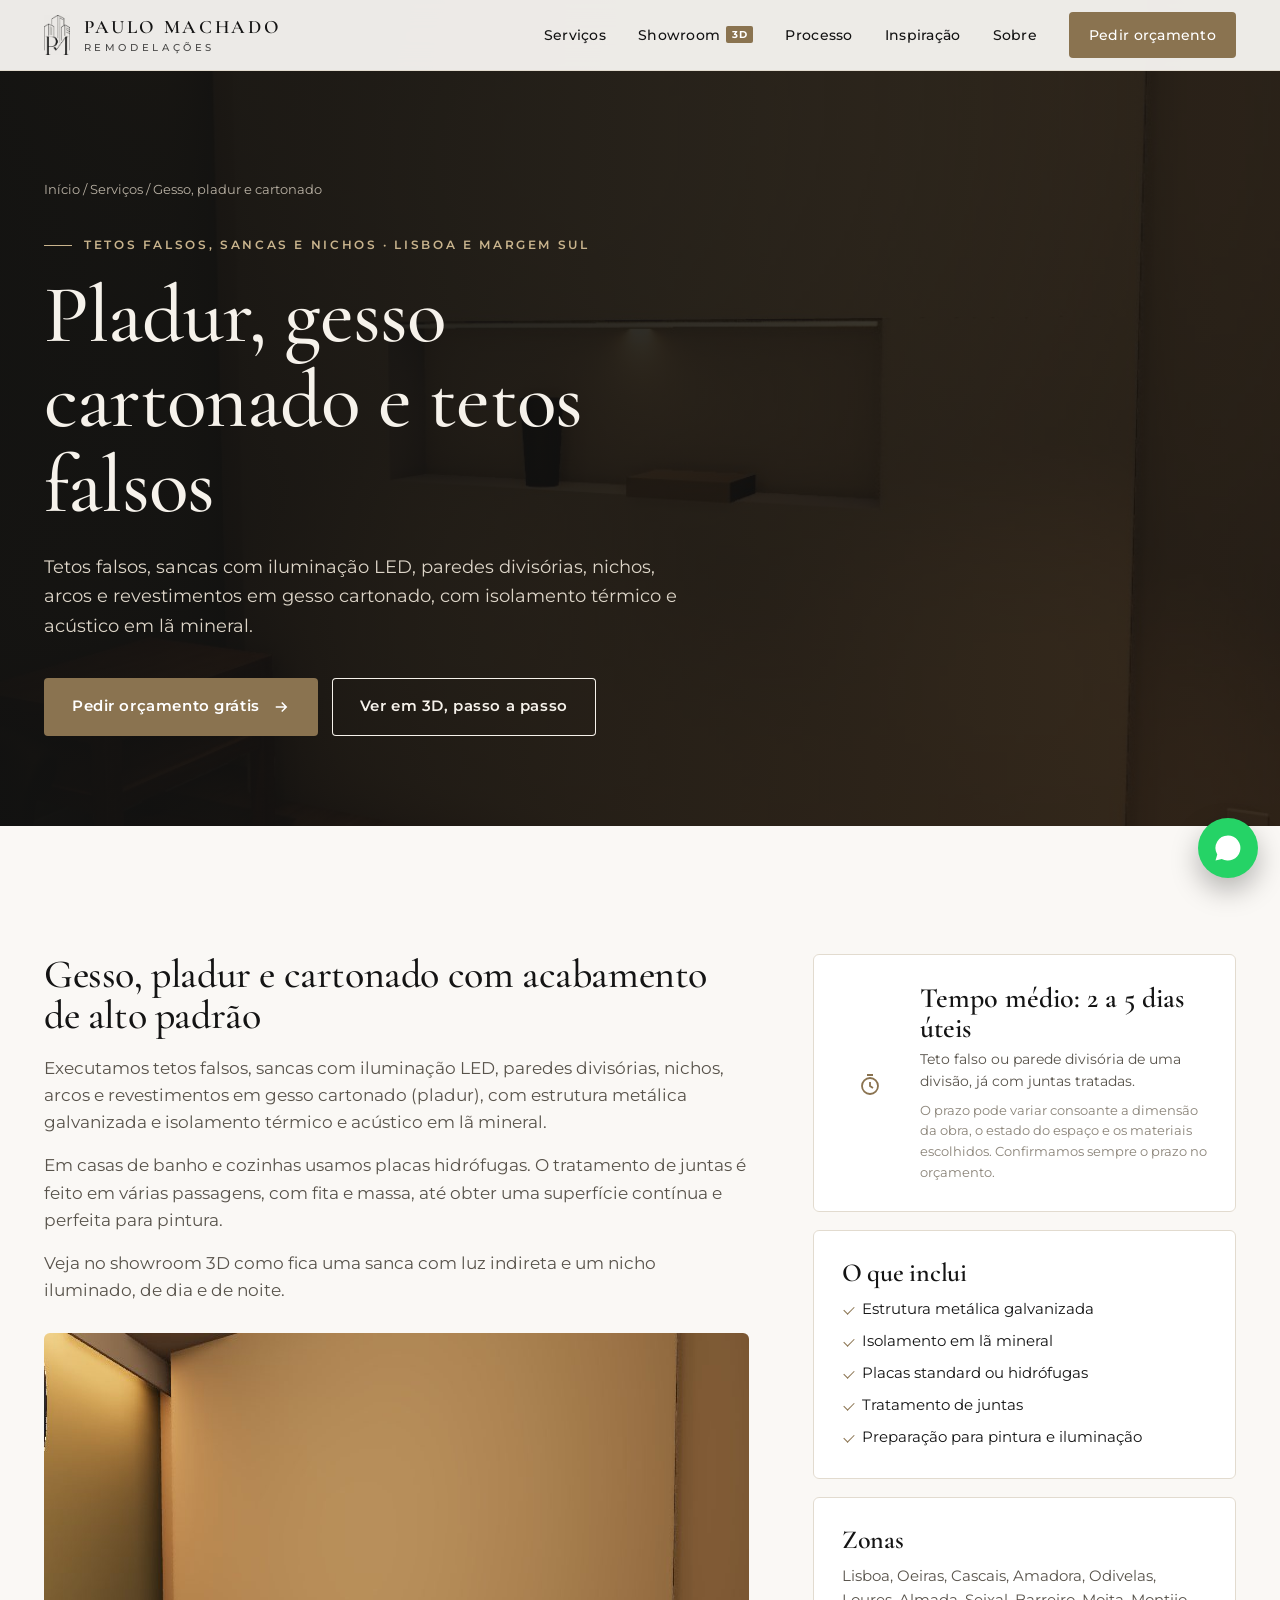
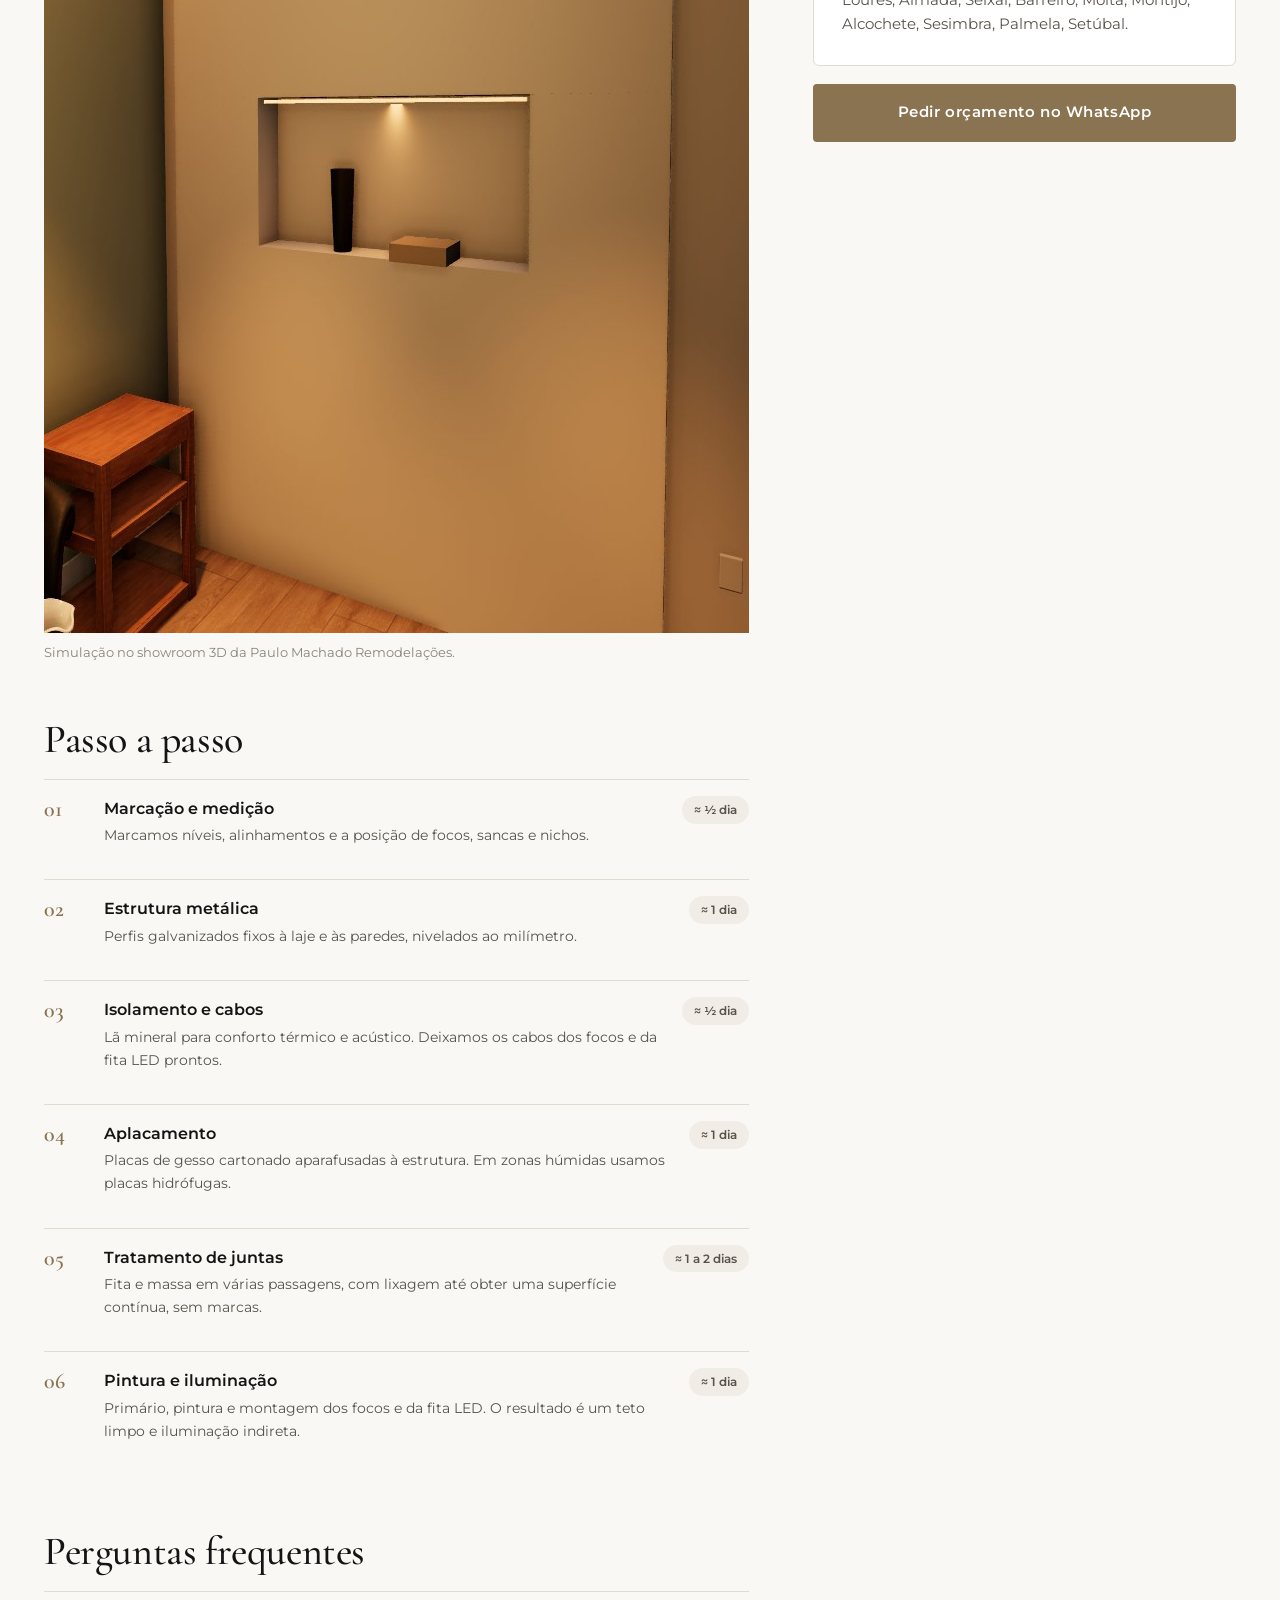
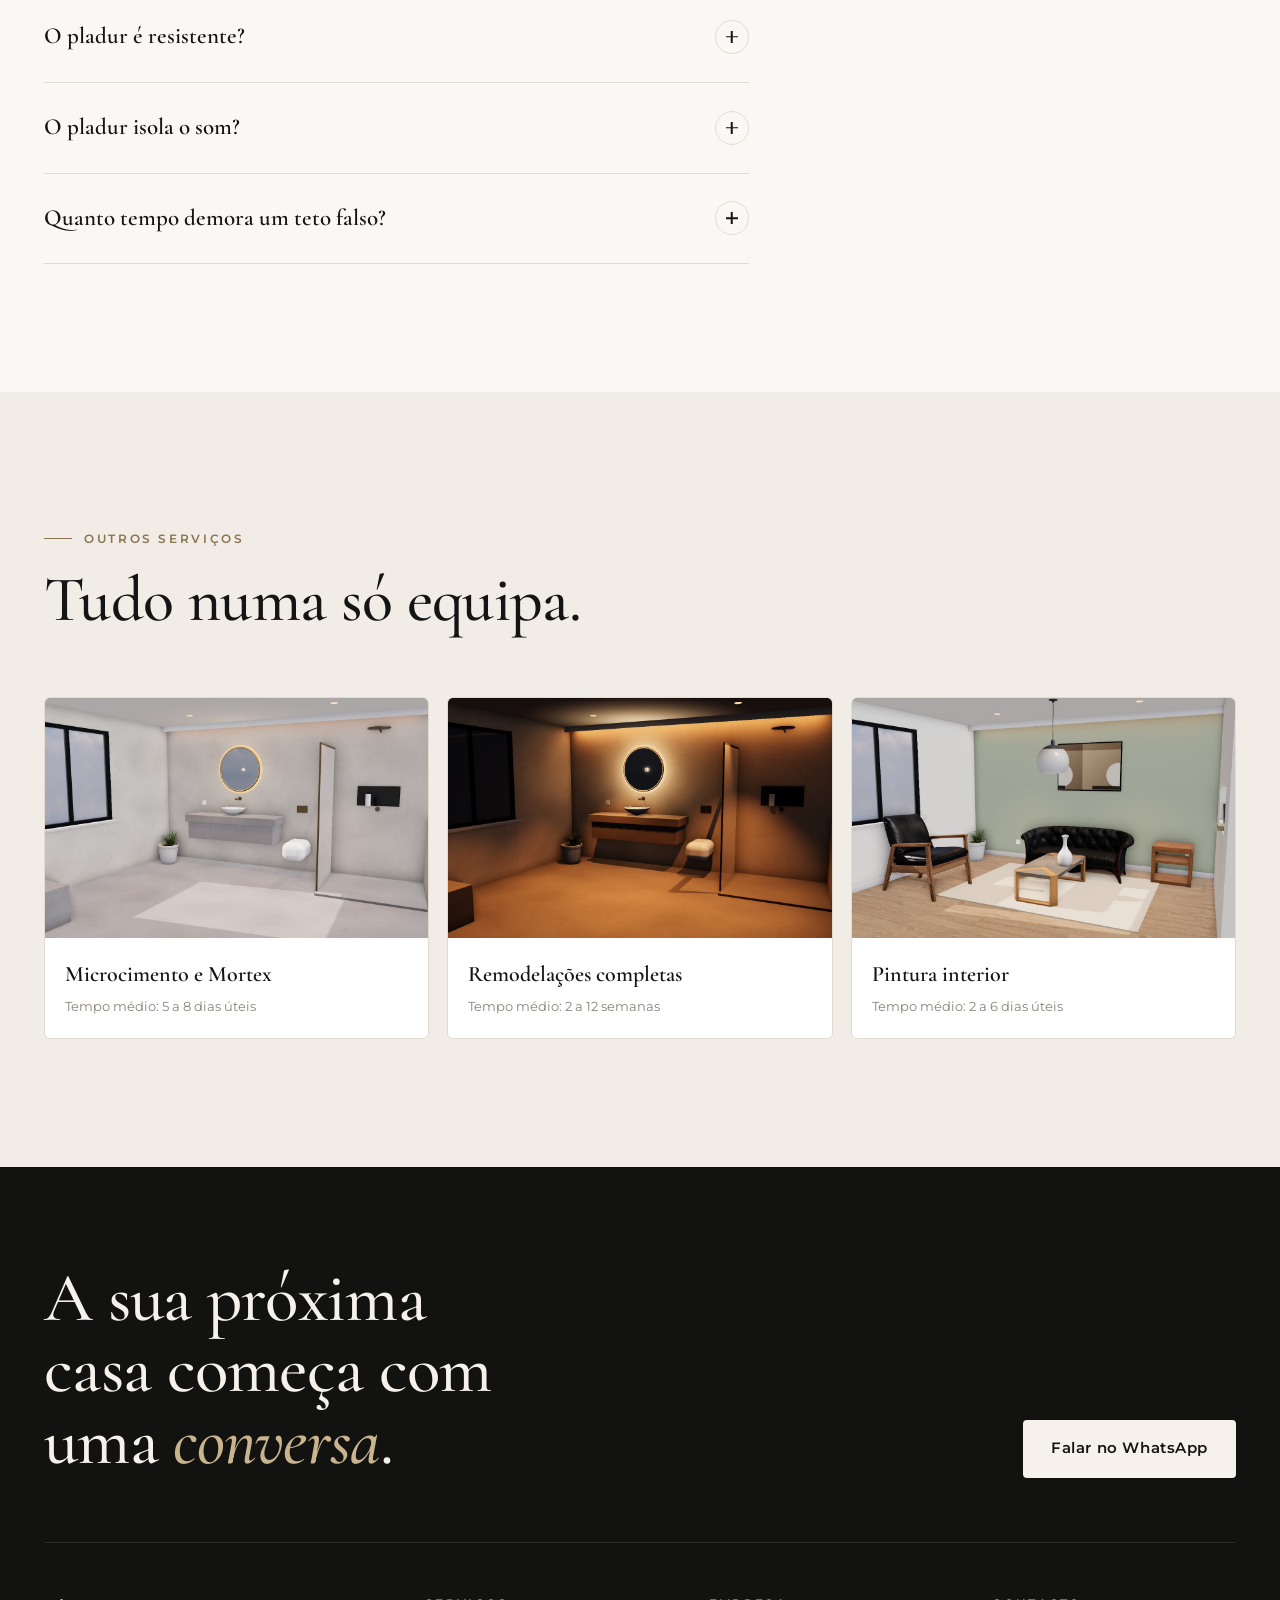
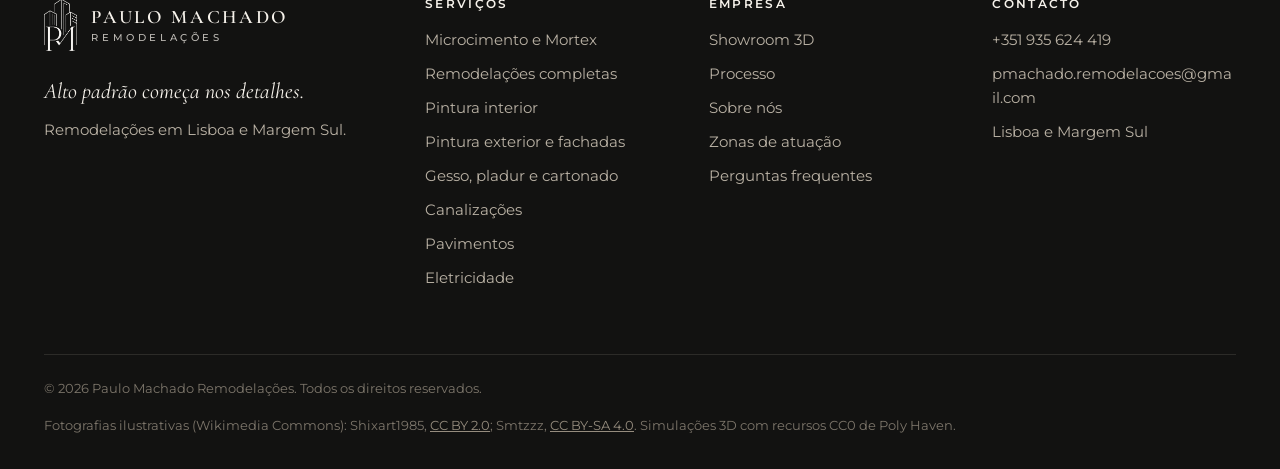
<file: servicos/pladur.html>
<!doctype html>
<html lang="pt-PT">
<head>
<meta charset="utf-8">
<meta name="viewport" content="width=device-width, initial-scale=1, viewport-fit=cover">
<title>Pladur, gesso cartonado e tetos falsos em Lisboa e Margem Sul | Paulo Machado</title>
<meta name="description" content="Tetos falsos, sancas com iluminação LED, paredes divisórias, nichos, arcos e revestimentos em gesso cartonado, com isolamento térmico e acústico em lã… Tempo médio: 2 a 5 dias úteis. Orçamento grátis.">
<meta name="keywords" content="pladur Lisboa, teto falso Almada, gesso cartonado Seixal, sanca LED, nichos em pladur, paredes divisórias Setúbal">
<link rel="canonical" href="https://pmremodelacoes.pt/servicos/pladur.html">
<link rel="icon" type="image/png" href="../img/icone.png">
<meta name="theme-color" content="#121211">
<meta property="og:type" content="website"><meta property="og:locale" content="pt_PT"><meta property="og:site_name" content="Paulo Machado Remodelações">
<meta property="og:title" content="Pladur, gesso cartonado e tetos falsos · Paulo Machado Remodelações"><meta property="og:description" content="Tetos falsos, sancas e nichos. 2 a 5 dias úteis em média.">
<meta property="og:url" content="https://pmremodelacoes.pt/servicos/pladur.html"><meta property="og:image" content="https://pmremodelacoes.pt/img/servico-pladur.jpg"><meta name="twitter:card" content="summary_large_image">
<link rel="preconnect" href="https://fonts.googleapis.com"><link rel="preconnect" href="https://fonts.gstatic.com" crossorigin>
<link href="https://fonts.googleapis.com/css2?family=Cormorant+Garamond:ital,wght@0,500;0,600;1,500&family=Montserrat:wght@400;500;600;700&display=swap" rel="stylesheet">
<link rel="stylesheet" href="../estilo.css">
<script type="application/ld+json">{"@context":"https://schema.org","@graph":[{"@type":"Service","name":"Gesso, pladur e cartonado","serviceType":"Gesso, pladur e cartonado","description":"Tetos falsos, sancas com iluminação LED, paredes divisórias, nichos, arcos e revestimentos em gesso cartonado, com isolamento térmico e acústico em lã mineral.","provider":{"@id":"https://pmremodelacoes.pt/#empresa"},"areaServed":[{"@type":"City","name":"Lisboa"},{"@type":"City","name":"Oeiras"},{"@type":"City","name":"Cascais"},{"@type":"City","name":"Amadora"},{"@type":"City","name":"Odivelas"},{"@type":"City","name":"Loures"},{"@type":"City","name":"Almada"},{"@type":"City","name":"Seixal"},{"@type":"City","name":"Barreiro"},{"@type":"City","name":"Moita"},{"@type":"City","name":"Montijo"},{"@type":"City","name":"Alcochete"},{"@type":"City","name":"Sesimbra"},{"@type":"City","name":"Palmela"},{"@type":"City","name":"Setúbal"}],"url":"https://pmremodelacoes.pt/servicos/pladur.html","image":"https://pmremodelacoes.pt/img/servico-pladur.jpg"},{"@type":"BreadcrumbList","itemListElement":[{"@type":"ListItem","position":1,"name":"Início","item":"https://pmremodelacoes.pt/"},{"@type":"ListItem","position":2,"name":"Serviços","item":"https://pmremodelacoes.pt/#servicos"},{"@type":"ListItem","position":3,"name":"Gesso, pladur e cartonado","item":"https://pmremodelacoes.pt/servicos/pladur.html"}]},{"@type":"FAQPage","mainEntity":[{"@type":"Question","name":"O pladur é resistente?","acceptedAnswer":{"@type":"Answer","text":"Sim, com a estrutura adequada. Para pendurar objetos pesados reforçamos a estrutura nos pontos necessários."}},{"@type":"Question","name":"O pladur isola o som?","acceptedAnswer":{"@type":"Answer","text":"Com lã mineral no interior e placas duplas, uma parede de pladur pode ter excelente isolamento acústico."}},{"@type":"Question","name":"Quanto tempo demora um teto falso?","acceptedAnswer":{"@type":"Answer","text":"Uma divisão fica pronta em 2 a 5 dias úteis, incluindo tratamento de juntas."}}]},{"@type":"HomeAndConstructionBusiness","@id":"https://pmremodelacoes.pt/#empresa","name":"Paulo Machado Remodelações","slogan":"Alto padrão começa nos detalhes","url":"https://pmremodelacoes.pt/","logo":"https://pmremodelacoes.pt/img/logo.png","image":"https://pmremodelacoes.pt/img/hero-showroom.jpg","telephone":"+351935624419","email":"pmachado.remodelacoes@gmail.com","priceRange":"€€€","address":{"@type":"PostalAddress","addressLocality":"Almada","addressRegion":"Setúbal","addressCountry":"PT"},"areaServed":[{"@type":"City","name":"Lisboa"},{"@type":"City","name":"Oeiras"},{"@type":"City","name":"Cascais"},{"@type":"City","name":"Amadora"},{"@type":"City","name":"Odivelas"},{"@type":"City","name":"Loures"},{"@type":"City","name":"Almada"},{"@type":"City","name":"Seixal"},{"@type":"City","name":"Barreiro"},{"@type":"City","name":"Moita"},{"@type":"City","name":"Montijo"},{"@type":"City","name":"Alcochete"},{"@type":"City","name":"Sesimbra"},{"@type":"City","name":"Palmela"},{"@type":"City","name":"Setúbal"}],"knowsAbout":["Microcimento","Remodelações","Pintura","Pladur","Canalização","Pavimentos","Eletricidade"],"hasOfferCatalog":{"@type":"OfferCatalog","name":"Serviços","itemListElement":[{"@type":"Offer","itemOffered":{"@type":"Service","name":"Microcimento e Mortex","url":"https://pmremodelacoes.pt/servicos/microcimento.html"}},{"@type":"Offer","itemOffered":{"@type":"Service","name":"Remodelações completas","url":"https://pmremodelacoes.pt/servicos/remodelacao.html"}},{"@type":"Offer","itemOffered":{"@type":"Service","name":"Pintura interior","url":"https://pmremodelacoes.pt/servicos/pintura-interior.html"}},{"@type":"Offer","itemOffered":{"@type":"Service","name":"Pintura exterior e fachadas","url":"https://pmremodelacoes.pt/servicos/pintura-exterior.html"}},{"@type":"Offer","itemOffered":{"@type":"Service","name":"Gesso, pladur e cartonado","url":"https://pmremodelacoes.pt/servicos/pladur.html"}},{"@type":"Offer","itemOffered":{"@type":"Service","name":"Canalizações","url":"https://pmremodelacoes.pt/servicos/canalizacao.html"}},{"@type":"Offer","itemOffered":{"@type":"Service","name":"Pavimentos","url":"https://pmremodelacoes.pt/servicos/pavimentos.html"}},{"@type":"Offer","itemOffered":{"@type":"Service","name":"Eletricidade","url":"https://pmremodelacoes.pt/servicos/eletricidade.html"}}]}}]}</script>
</head>
<body>
<a class="skip" href="#conteudo">Saltar para o conteúdo</a>
<div class="progress" aria-hidden="true"></div>
<header class="top light">
  <div class="wrap nav">
    <a href="../index.html#inicio" class="logo" aria-label="Paulo Machado Remodelações, início">
      <img class="lgb" src="../img/simbolo.png" alt="" width="255" height="398">
      <img class="lgw" src="../img/simbolo-branco.png" alt="" width="255" height="398">
      <span class="logo-text">Paulo Machado<small>Remodelações</small></span>
    </a>
    <button class="burger" aria-label="Abrir menu" aria-expanded="false" aria-controls="menu"><span></span><span></span><span></span></button>
    <ul class="menu" id="menu">
      <li><a href="../index.html#servicos">Serviços</a></li>
      <li><a href="../showroom.html">Showroom<span class="tag3d">3D</span></a></li>
      <li><a href="../index.html#processo">Processo</a></li>
      <li><a href="../index.html#inspiracao">Inspiração</a></li>
      <li><a href="../index.html#sobre">Sobre</a></li>
      <li><a href="../index.html#contacto" class="btn gold">Pedir orçamento</a></li>
    </ul>
  </div>
</header>
<main id="conteudo">
<section class="page-hero">
  <div class="bg"><img src="../img/servico-pladur.jpg" alt="" width="1200" height="900"></div>
  <div class="wrap">
    <nav class="crumbs" aria-label="Caminho"><a href="../index.html">Início</a> / <a href="../index.html#servicos">Serviços</a> / Gesso, pladur e cartonado</nav>
    <span class="eyebrow">Tetos falsos, sancas e nichos · Lisboa e Margem Sul</span>
    <h1 style="margin-top:18px">Pladur, gesso cartonado e tetos falsos</h1>
    <p class="lead">Tetos falsos, sancas com iluminação LED, paredes divisórias, nichos, arcos e revestimentos em gesso cartonado, com isolamento térmico e acústico em lã mineral.</p>
    <div class="hero-ctas"><a class="btn gold" href="../index.html#contacto">Pedir orçamento grátis <svg width="18" height="18" viewBox="0 0 24 24" fill="none" stroke="currentColor" stroke-width="2"><path d="M5 12h14M13 6l6 6-6 6"/></svg></a><a class="btn ghost" href="../showroom.html#pladur">Ver em 3D, passo a passo</a></div>
  </div>
</section>
<section>
  <div class="wrap svc-page">
    <div class="prose">
      <h2>Gesso, pladur e cartonado com acabamento de alto padrão</h2>
      <p>Executamos tetos falsos, sancas com iluminação LED, paredes divisórias, nichos, arcos e revestimentos em gesso cartonado (pladur), com estrutura metálica galvanizada e isolamento térmico e acústico em lã mineral.</p>
      <p>Em casas de banho e cozinhas usamos placas hidrófugas. O tratamento de juntas é feito em várias passagens, com fita e massa, até obter uma superfície contínua e perfeita para pintura.</p>
      <p>Veja no showroom 3D como fica uma sanca com luz indireta e um nicho iluminado, de dia e de noite.</p>
      <figure><img src="../img/servico-pladur.jpg" alt="Gesso, pladur e cartonado: simulação no showroom 3D" width="1200" height="900" loading="lazy"><figcaption>Simulação no showroom 3D da Paulo Machado Remodelações.</figcaption></figure>
      <h2>Passo a passo</h2>
      <ol class="svc-steps"><li><div><b>Marcação e medição</b><p>Marcamos níveis, alinhamentos e a posição de focos, sancas e nichos.</p></div><span class="dur">≈ ½ dia</span></li><li><div><b>Estrutura metálica</b><p>Perfis galvanizados fixos à laje e às paredes, nivelados ao milímetro.</p></div><span class="dur">≈ 1 dia</span></li><li><div><b>Isolamento e cabos</b><p>Lã mineral para conforto térmico e acústico. Deixamos os cabos dos focos e da fita LED prontos.</p></div><span class="dur">≈ ½ dia</span></li><li><div><b>Aplacamento</b><p>Placas de gesso cartonado aparafusadas à estrutura. Em zonas húmidas usamos placas hidrófugas.</p></div><span class="dur">≈ 1 dia</span></li><li><div><b>Tratamento de juntas</b><p>Fita e massa em várias passagens, com lixagem até obter uma superfície contínua, sem marcas.</p></div><span class="dur">≈ 1 a 2 dias</span></li><li><div><b>Pintura e iluminação</b><p>Primário, pintura e montagem dos focos e da fita LED. O resultado é um teto limpo e iluminação indireta.</p></div><span class="dur">≈ 1 dia</span></li></ol>
      <h2>Perguntas frequentes</h2>
      <div class="faq"><details class="rv"><summary>O pladur é resistente?<i></i></summary><p>Sim, com a estrutura adequada. Para pendurar objetos pesados reforçamos a estrutura nos pontos necessários.</p></details><details class="rv"><summary>O pladur isola o som?<i></i></summary><p>Com lã mineral no interior e placas duplas, uma parede de pladur pode ter excelente isolamento acústico.</p></details><details class="rv"><summary>Quanto tempo demora um teto falso?<i></i></summary><p>Uma divisão fica pronta em 2 a 5 dias úteis, incluindo tratamento de juntas.</p></details></div>
    </div>
    <aside class="side">
      <div class="card"><div class="svc-meta" style="margin:0;background:none;padding:0"><span class="clock"><svg width="24" height="24" viewBox="0 0 24 24" fill="none" stroke="currentColor" stroke-width="1.8"><circle cx="12" cy="13" r="8"/><path d="M12 9v4l3 2M9 2h6"/></svg></span><div><b>Tempo médio: 2 a 5 dias úteis</b><span>Teto falso ou parede divisória de uma divisão, já com juntas tratadas.</span><em>O prazo pode variar consoante a dimensão da obra, o estado do espaço e os materiais escolhidos. Confirmamos sempre o prazo no orçamento.</em></div></div></div>
      <div class="card"><h3>O que inclui</h3><ul><li>Estrutura metálica galvanizada</li><li>Isolamento em lã mineral</li><li>Placas standard ou hidrófugas</li><li>Tratamento de juntas</li><li>Preparação para pintura e iluminação</li></ul></div>
      <div class="card"><h3>Zonas</h3><p style="font-size:14.5px;color:var(--ink2)">Lisboa, Oeiras, Cascais, Amadora, Odivelas, Loures, Almada, Seixal, Barreiro, Moita, Montijo, Alcochete, Sesimbra, Palmela, Setúbal.</p></div>
      <a class="btn gold" href="https://wa.me/351935624419?text=Ol%C3%A1!%20Gostaria%20de%20um%20or%C3%A7amento%20de%20Gesso%2C%20pladur%20e%20cartonado." target="_blank" rel="noopener">Pedir orçamento no WhatsApp</a>
    </aside>
  </div>
</section>
<section style="background:var(--bg2)">
  <div class="wrap">
    <div class="sec-head"><div><span class="eyebrow">Outros serviços</span><h2>Tudo numa só equipa.</h2></div></div>
    <div class="related"><a href="microcimento.html"><img src="../img/servico-microcimento.jpg" alt="Microcimento e Mortex" loading="lazy"><div><b>Microcimento e Mortex</b><span>Tempo médio: 5 a 8 dias úteis</span></div></a><a href="remodelacao.html"><img src="../img/servico-remodelacao.jpg" alt="Remodelações completas" loading="lazy"><div><b>Remodelações completas</b><span>Tempo médio: 2 a 12 semanas</span></div></a><a href="pintura-interior.html"><img src="../img/servico-pintura-interior.jpg" alt="Pintura interior" loading="lazy"><div><b>Pintura interior</b><span>Tempo médio: 2 a 6 dias úteis</span></div></a></div>
  </div>
</section>
</main>
<footer>
  <div class="wrap">
    <div class="fcta">
      <h2>A sua próxima casa começa com uma <em>conversa</em>.</h2>
      <a class="btn light" href="https://wa.me/351935624419?text=Ol%C3%A1!%20Gostaria%20de%20pedir%20um%20or%C3%A7amento." target="_blank" rel="noopener">Falar no WhatsApp</a>
    </div>
    <div class="fgrid">
      <div>
        <a href="../index.html#inicio" class="logo"><img src="../img/simbolo-branco.png" alt="" width="255" height="398" style="height:52px"><span class="logo-text">Paulo Machado<small>Remodelações</small></span></a>
        <p class="slogan">Alto padrão começa nos detalhes.</p>
        <p>Remodelações em Lisboa e Margem Sul.</p>
      </div>
      <div><h4>Serviços</h4><ul><li><a href="../servicos/microcimento.html">Microcimento e Mortex</a></li><li><a href="../servicos/remodelacao.html">Remodelações completas</a></li><li><a href="../servicos/pintura-interior.html">Pintura interior</a></li><li><a href="../servicos/pintura-exterior.html">Pintura exterior e fachadas</a></li><li><a href="../servicos/pladur.html">Gesso, pladur e cartonado</a></li><li><a href="../servicos/canalizacao.html">Canalizações</a></li><li><a href="../servicos/pavimentos.html">Pavimentos</a></li><li><a href="../servicos/eletricidade.html">Eletricidade</a></li></ul></div>
      <div><h4>Empresa</h4><ul><li><a href="../showroom.html">Showroom 3D</a></li><li><a href="../index.html#processo">Processo</a></li><li><a href="../index.html#sobre">Sobre nós</a></li><li><a href="../index.html#zonas">Zonas de atuação</a></li><li><a href="../index.html#faq">Perguntas frequentes</a></li></ul></div>
      <div><h4>Contacto</h4><ul><li><a href="tel:+351935624419">+351 935 624 419</a></li><li><a href="mailto:pmachado.remodelacoes@gmail.com" style="overflow-wrap:anywhere">pmachado.remodelacoes@gmail.com</a></li><li>Lisboa e Margem Sul</li></ul></div>
    </div>
    <div class="fbottom">
      <span>© <span id="ano"></span> Paulo Machado Remodelações. Todos os direitos reservados.</span>
      <span>Fotografias ilustrativas (Wikimedia Commons): Shixart1985, <a href="https://creativecommons.org/licenses/by/2.0/" rel="license noopener" target="_blank">CC BY 2.0</a>; Smtzzz, <a href="https://creativecommons.org/licenses/by-sa/4.0/" rel="license noopener" target="_blank">CC BY-SA 4.0</a>. Simulações 3D com recursos CC0 de Poly Haven.</span>
    </div>
  </div>
</footer>
<a class="wa" href="https://wa.me/351935624419?text=Ol%C3%A1!%20Gostaria%20de%20um%20or%C3%A7amento%20de%20Gesso%2C%20pladur%20e%20cartonado." target="_blank" rel="noopener" aria-label="Falar pelo WhatsApp"><svg width="30" height="30" viewBox="0 0 24 24" fill="#fff"><path d="M12 2a10 10 0 0 0-8.6 15.1L2 22l5-1.3A10 10 0 1 0 12 2m4.5 12.1c-.2-.1-1.5-.7-1.7-.8s-.4-.1-.6.1l-.8 1c-.1.2-.3.2-.5.1a6.7 6.7 0 0 1-3.3-2.9c-.3-.4.3-.4.7-1.3.1-.2 0-.3 0-.4l-.8-1.8c-.2-.5-.4-.4-.6-.4h-.5a1 1 0 0 0-.7.3 3 3 0 0 0-.9 2.2 5.2 5.2 0 0 0 1.1 2.7 11.8 11.8 0 0 0 4.5 4c1.7.7 2.3.8 3.2.6a2.7 2.7 0 0 0 1.8-1.2 2.2 2.2 0 0 0 .1-1.3c0-.1-.2-.2-.5-.3"/></svg></a>
<nav class="mbar" aria-label="Contacto rápido"><a href="tel:+351935624419">Ligar</a><a href="https://wa.me/351935624419" target="_blank" rel="noopener">WhatsApp</a></nav>
<script src="../site.js" defer></script>
</body>
</html>
</file>
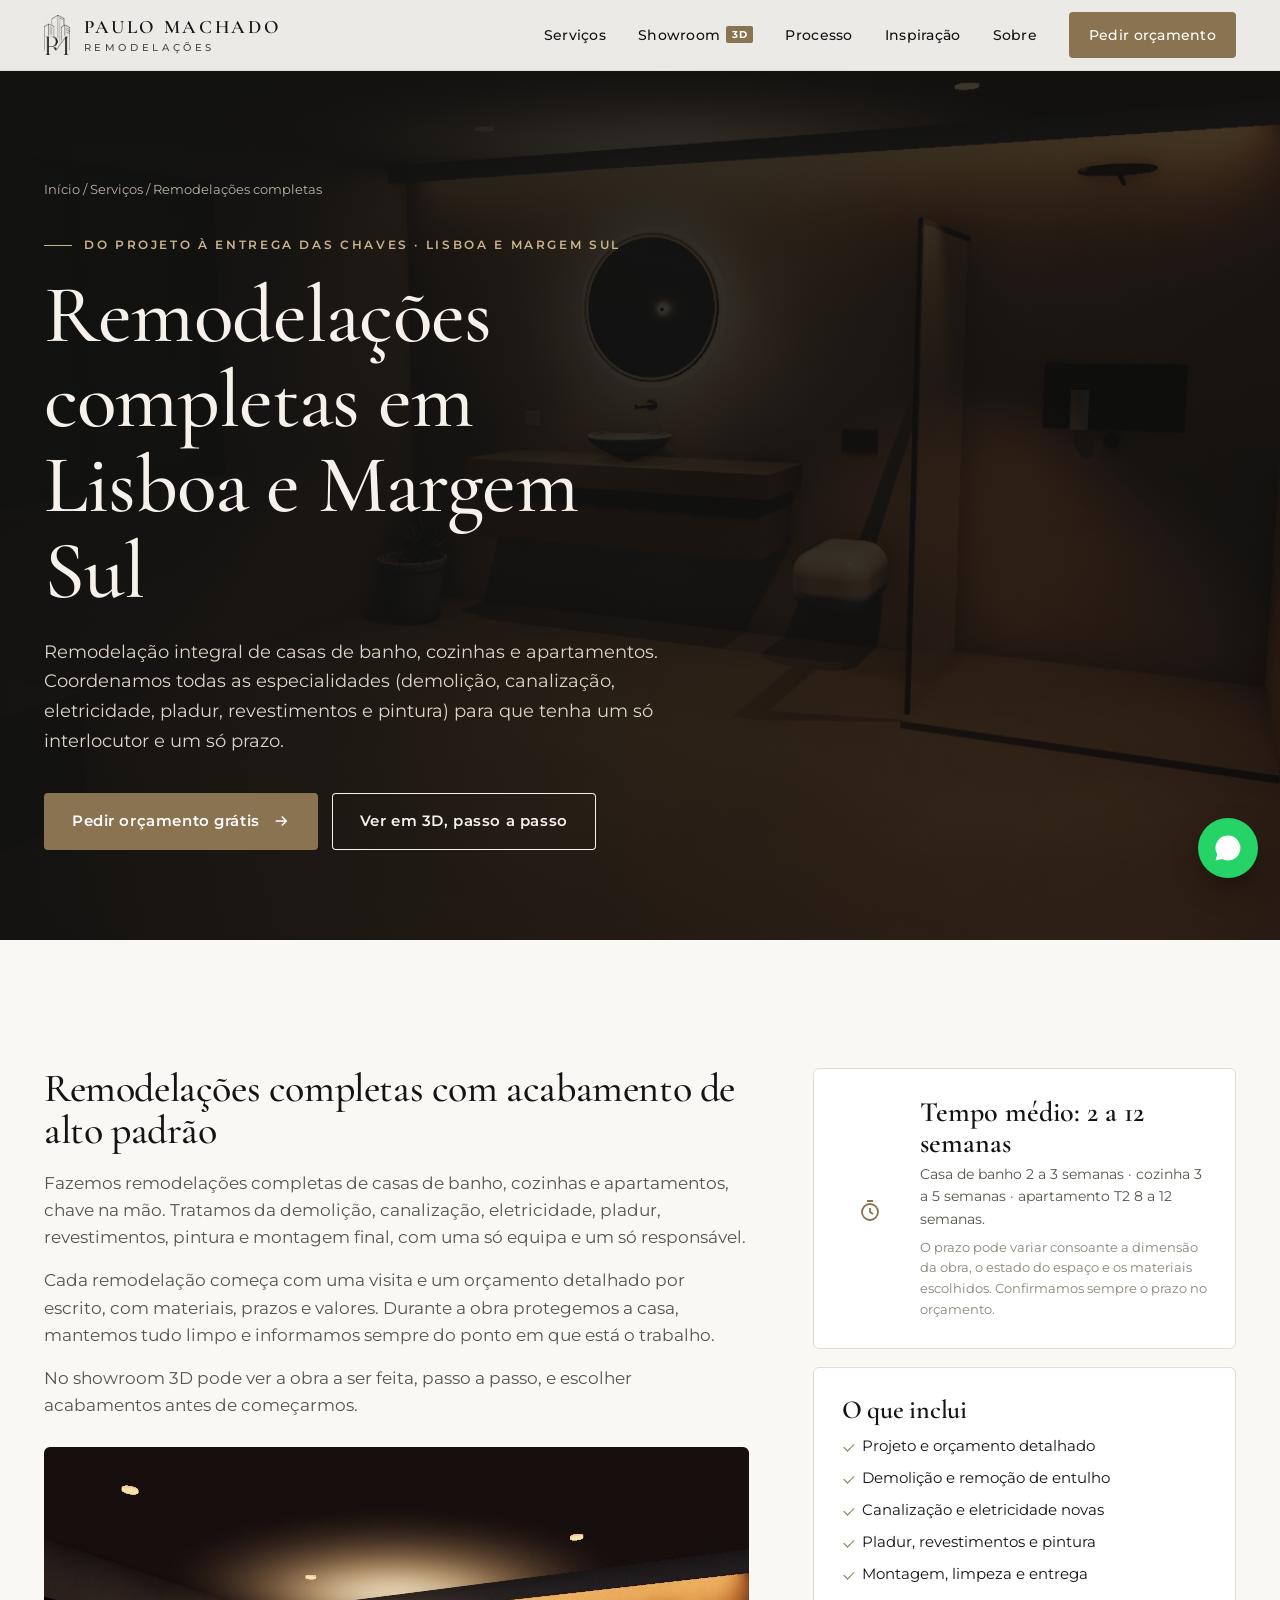
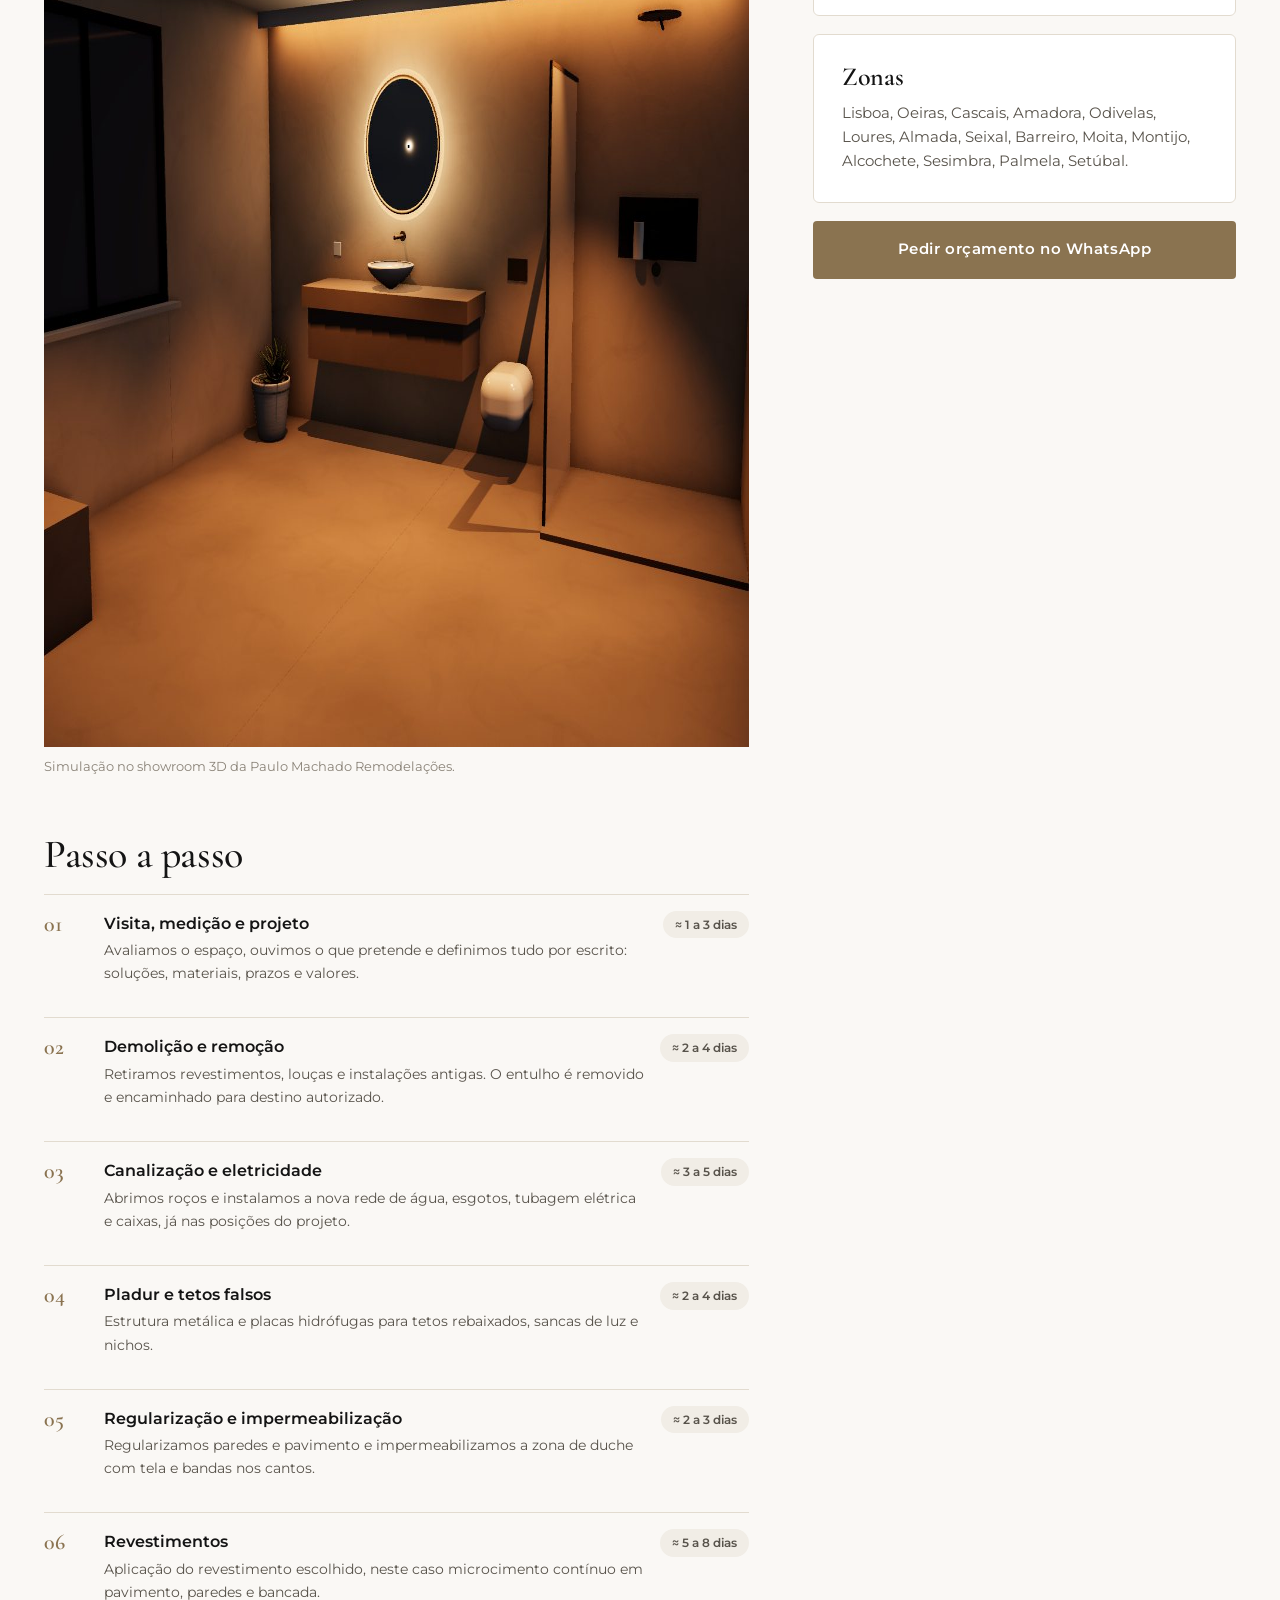
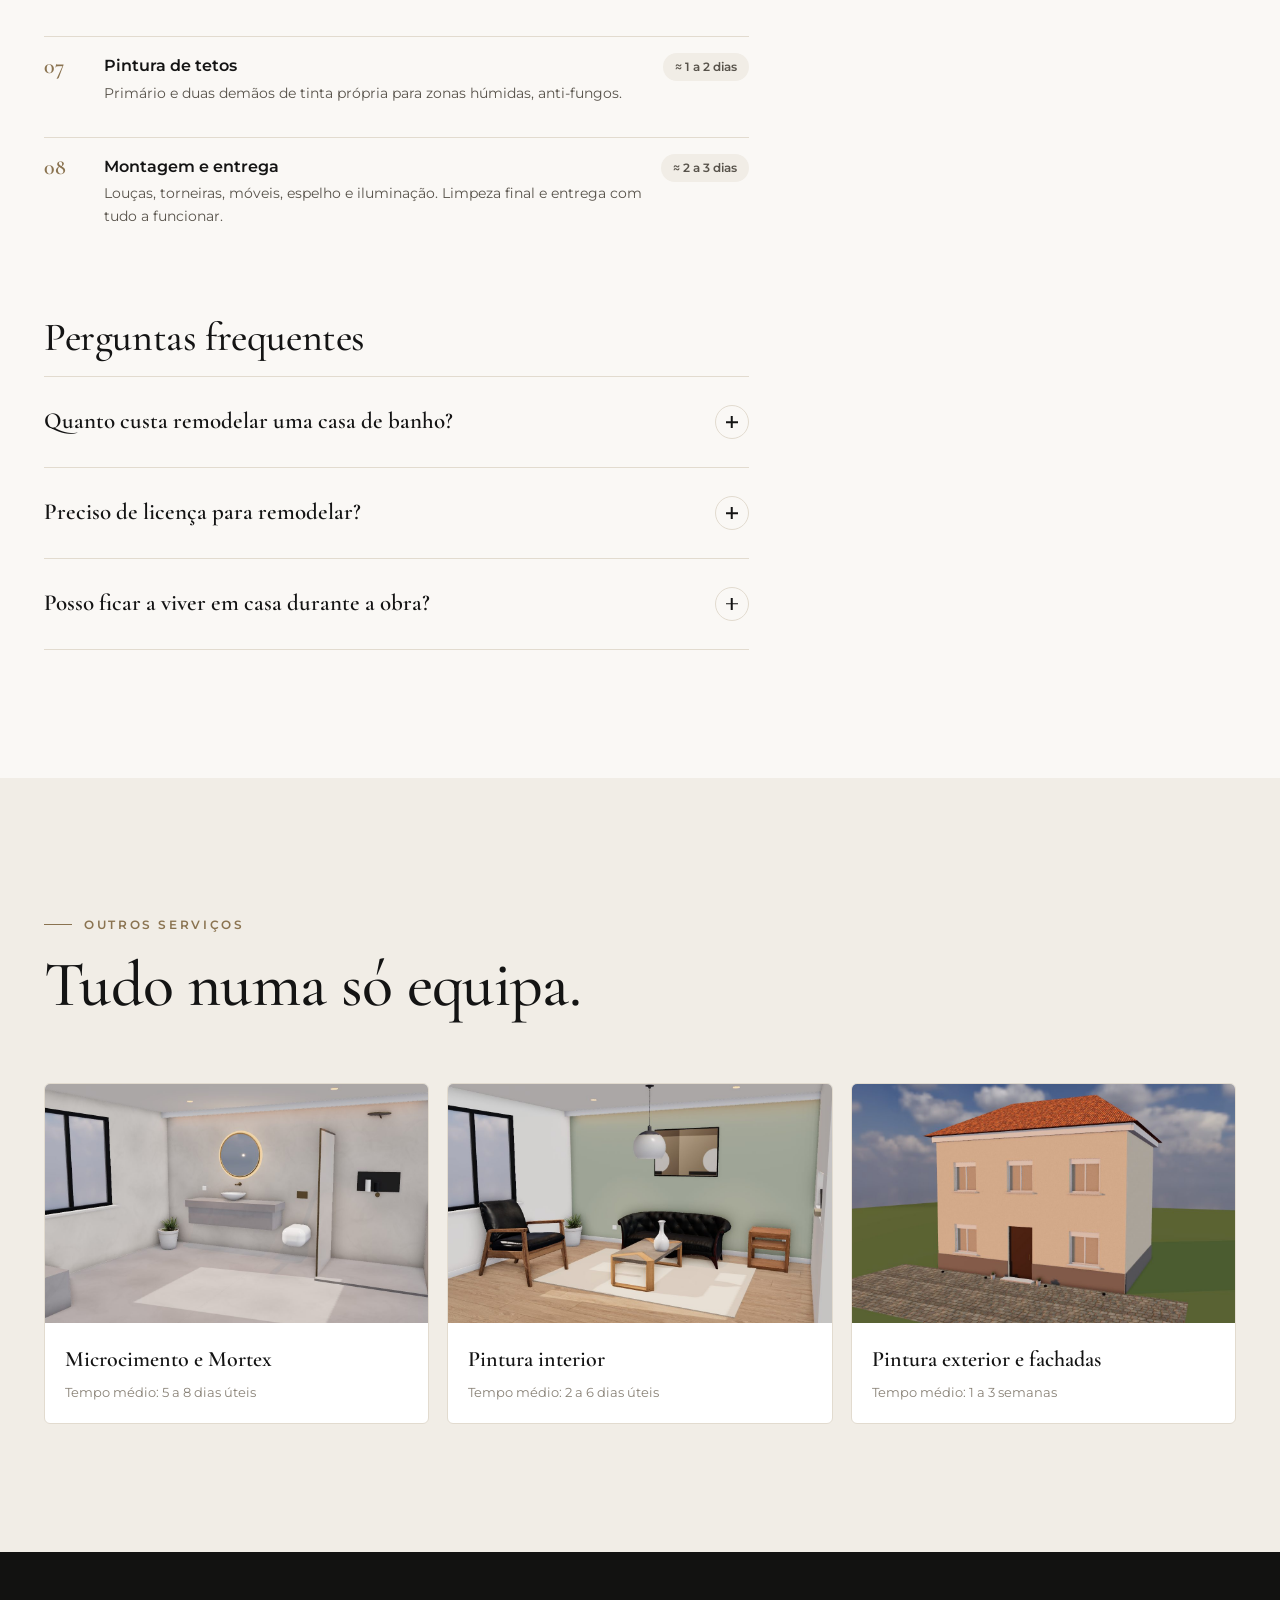
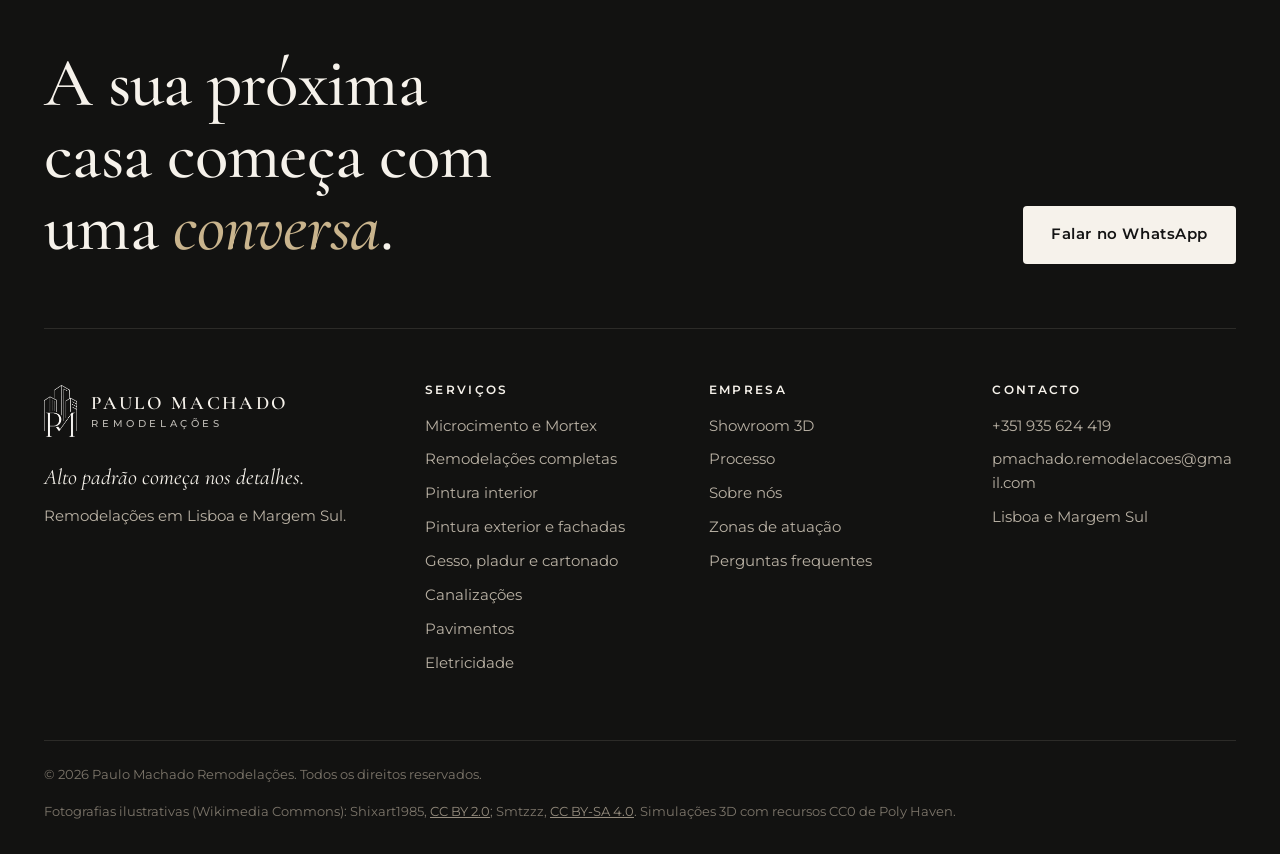
<file: servicos/remodelacao.html>
<!doctype html>
<html lang="pt-PT">
<head>
<meta charset="utf-8">
<meta name="viewport" content="width=device-width, initial-scale=1, viewport-fit=cover">
<title>Remodelações chave na mão em Lisboa e Margem Sul | Paulo Machado</title>
<meta name="description" content="Remodelação integral de casas de banho, cozinhas e apartamentos. Coordenamos todas as especialidades (demolição, canalização, eletricidade, pladur, re… Tempo médio: 2 a 12 semanas. Orçamento grátis.">
<meta name="keywords" content="remodelações Lisboa, remodelação casa de banho, remodelação cozinha, remodelação apartamento Almada, obras Seixal, empresa de remodelações Setúbal">
<link rel="canonical" href="https://pmremodelacoes.pt/servicos/remodelacao.html">
<link rel="icon" type="image/png" href="../img/icone.png">
<meta name="theme-color" content="#121211">
<meta property="og:type" content="website"><meta property="og:locale" content="pt_PT"><meta property="og:site_name" content="Paulo Machado Remodelações">
<meta property="og:title" content="Remodelações completas em Lisboa e Margem Sul · Paulo Machado Remodelações"><meta property="og:description" content="Do projeto à entrega das chaves. 2 a 12 semanas em média.">
<meta property="og:url" content="https://pmremodelacoes.pt/servicos/remodelacao.html"><meta property="og:image" content="https://pmremodelacoes.pt/img/servico-remodelacao.jpg"><meta name="twitter:card" content="summary_large_image">
<link rel="preconnect" href="https://fonts.googleapis.com"><link rel="preconnect" href="https://fonts.gstatic.com" crossorigin>
<link href="https://fonts.googleapis.com/css2?family=Cormorant+Garamond:ital,wght@0,500;0,600;1,500&family=Montserrat:wght@400;500;600;700&display=swap" rel="stylesheet">
<link rel="stylesheet" href="../estilo.css">
<script type="application/ld+json">{"@context":"https://schema.org","@graph":[{"@type":"Service","name":"Remodelações completas","serviceType":"Remodelações completas","description":"Remodelação integral de casas de banho, cozinhas e apartamentos. Coordenamos todas as especialidades (demolição, canalização, eletricidade, pladur, revestimentos e pintura) para que tenha um só interlocutor e um só prazo.","provider":{"@id":"https://pmremodelacoes.pt/#empresa"},"areaServed":[{"@type":"City","name":"Lisboa"},{"@type":"City","name":"Oeiras"},{"@type":"City","name":"Cascais"},{"@type":"City","name":"Amadora"},{"@type":"City","name":"Odivelas"},{"@type":"City","name":"Loures"},{"@type":"City","name":"Almada"},{"@type":"City","name":"Seixal"},{"@type":"City","name":"Barreiro"},{"@type":"City","name":"Moita"},{"@type":"City","name":"Montijo"},{"@type":"City","name":"Alcochete"},{"@type":"City","name":"Sesimbra"},{"@type":"City","name":"Palmela"},{"@type":"City","name":"Setúbal"}],"url":"https://pmremodelacoes.pt/servicos/remodelacao.html","image":"https://pmremodelacoes.pt/img/servico-remodelacao.jpg"},{"@type":"BreadcrumbList","itemListElement":[{"@type":"ListItem","position":1,"name":"Início","item":"https://pmremodelacoes.pt/"},{"@type":"ListItem","position":2,"name":"Serviços","item":"https://pmremodelacoes.pt/#servicos"},{"@type":"ListItem","position":3,"name":"Remodelações completas","item":"https://pmremodelacoes.pt/servicos/remodelacao.html"}]},{"@type":"FAQPage","mainEntity":[{"@type":"Question","name":"Quanto custa remodelar uma casa de banho?","acceptedAnswer":{"@type":"Answer","text":"Depende da dimensão, dos materiais e do estado das instalações. Fazemos visita e orçamento detalhado sem compromisso."}},{"@type":"Question","name":"Preciso de licença para remodelar?","acceptedAnswer":{"@type":"Answer","text":"Obras interiores sem alteração de estrutura, fachada ou cércea costumam estar isentas de licença, mas pode ser necessária comunicação ao condomínio. Ajudamos a verificar o seu caso."}},{"@type":"Question","name":"Posso ficar a viver em casa durante a obra?","acceptedAnswer":{"@type":"Answer","text":"Em muitos casos sim. Planeamos as fases para reduzir o incómodo e protegemos as zonas que não estão em obra."}}]},{"@type":"HomeAndConstructionBusiness","@id":"https://pmremodelacoes.pt/#empresa","name":"Paulo Machado Remodelações","slogan":"Alto padrão começa nos detalhes","url":"https://pmremodelacoes.pt/","logo":"https://pmremodelacoes.pt/img/logo.png","image":"https://pmremodelacoes.pt/img/hero-showroom.jpg","telephone":"+351935624419","email":"pmachado.remodelacoes@gmail.com","priceRange":"€€€","address":{"@type":"PostalAddress","addressLocality":"Almada","addressRegion":"Setúbal","addressCountry":"PT"},"areaServed":[{"@type":"City","name":"Lisboa"},{"@type":"City","name":"Oeiras"},{"@type":"City","name":"Cascais"},{"@type":"City","name":"Amadora"},{"@type":"City","name":"Odivelas"},{"@type":"City","name":"Loures"},{"@type":"City","name":"Almada"},{"@type":"City","name":"Seixal"},{"@type":"City","name":"Barreiro"},{"@type":"City","name":"Moita"},{"@type":"City","name":"Montijo"},{"@type":"City","name":"Alcochete"},{"@type":"City","name":"Sesimbra"},{"@type":"City","name":"Palmela"},{"@type":"City","name":"Setúbal"}],"knowsAbout":["Microcimento","Remodelações","Pintura","Pladur","Canalização","Pavimentos","Eletricidade"],"hasOfferCatalog":{"@type":"OfferCatalog","name":"Serviços","itemListElement":[{"@type":"Offer","itemOffered":{"@type":"Service","name":"Microcimento e Mortex","url":"https://pmremodelacoes.pt/servicos/microcimento.html"}},{"@type":"Offer","itemOffered":{"@type":"Service","name":"Remodelações completas","url":"https://pmremodelacoes.pt/servicos/remodelacao.html"}},{"@type":"Offer","itemOffered":{"@type":"Service","name":"Pintura interior","url":"https://pmremodelacoes.pt/servicos/pintura-interior.html"}},{"@type":"Offer","itemOffered":{"@type":"Service","name":"Pintura exterior e fachadas","url":"https://pmremodelacoes.pt/servicos/pintura-exterior.html"}},{"@type":"Offer","itemOffered":{"@type":"Service","name":"Gesso, pladur e cartonado","url":"https://pmremodelacoes.pt/servicos/pladur.html"}},{"@type":"Offer","itemOffered":{"@type":"Service","name":"Canalizações","url":"https://pmremodelacoes.pt/servicos/canalizacao.html"}},{"@type":"Offer","itemOffered":{"@type":"Service","name":"Pavimentos","url":"https://pmremodelacoes.pt/servicos/pavimentos.html"}},{"@type":"Offer","itemOffered":{"@type":"Service","name":"Eletricidade","url":"https://pmremodelacoes.pt/servicos/eletricidade.html"}}]}}]}</script>
</head>
<body>
<a class="skip" href="#conteudo">Saltar para o conteúdo</a>
<div class="progress" aria-hidden="true"></div>
<header class="top light">
  <div class="wrap nav">
    <a href="../index.html#inicio" class="logo" aria-label="Paulo Machado Remodelações, início">
      <img class="lgb" src="../img/simbolo.png" alt="" width="255" height="398">
      <img class="lgw" src="../img/simbolo-branco.png" alt="" width="255" height="398">
      <span class="logo-text">Paulo Machado<small>Remodelações</small></span>
    </a>
    <button class="burger" aria-label="Abrir menu" aria-expanded="false" aria-controls="menu"><span></span><span></span><span></span></button>
    <ul class="menu" id="menu">
      <li><a href="../index.html#servicos">Serviços</a></li>
      <li><a href="../showroom.html">Showroom<span class="tag3d">3D</span></a></li>
      <li><a href="../index.html#processo">Processo</a></li>
      <li><a href="../index.html#inspiracao">Inspiração</a></li>
      <li><a href="../index.html#sobre">Sobre</a></li>
      <li><a href="../index.html#contacto" class="btn gold">Pedir orçamento</a></li>
    </ul>
  </div>
</header>
<main id="conteudo">
<section class="page-hero">
  <div class="bg"><img src="../img/servico-remodelacao.jpg" alt="" width="1200" height="900"></div>
  <div class="wrap">
    <nav class="crumbs" aria-label="Caminho"><a href="../index.html">Início</a> / <a href="../index.html#servicos">Serviços</a> / Remodelações completas</nav>
    <span class="eyebrow">Do projeto à entrega das chaves · Lisboa e Margem Sul</span>
    <h1 style="margin-top:18px">Remodelações completas em Lisboa e Margem Sul</h1>
    <p class="lead">Remodelação integral de casas de banho, cozinhas e apartamentos. Coordenamos todas as especialidades (demolição, canalização, eletricidade, pladur, revestimentos e pintura) para que tenha um só interlocutor e um só prazo.</p>
    <div class="hero-ctas"><a class="btn gold" href="../index.html#contacto">Pedir orçamento grátis <svg width="18" height="18" viewBox="0 0 24 24" fill="none" stroke="currentColor" stroke-width="2"><path d="M5 12h14M13 6l6 6-6 6"/></svg></a><a class="btn ghost" href="../showroom.html#remodelacao">Ver em 3D, passo a passo</a></div>
  </div>
</section>
<section>
  <div class="wrap svc-page">
    <div class="prose">
      <h2>Remodelações completas com acabamento de alto padrão</h2>
      <p>Fazemos remodelações completas de casas de banho, cozinhas e apartamentos, chave na mão. Tratamos da demolição, canalização, eletricidade, pladur, revestimentos, pintura e montagem final, com uma só equipa e um só responsável.</p>
      <p>Cada remodelação começa com uma visita e um orçamento detalhado por escrito, com materiais, prazos e valores. Durante a obra protegemos a casa, mantemos tudo limpo e informamos sempre do ponto em que está o trabalho.</p>
      <p>No showroom 3D pode ver a obra a ser feita, passo a passo, e escolher acabamentos antes de começarmos.</p>
      <figure><img src="../img/servico-remodelacao.jpg" alt="Remodelações completas: simulação no showroom 3D" width="1200" height="900" loading="lazy"><figcaption>Simulação no showroom 3D da Paulo Machado Remodelações.</figcaption></figure>
      <h2>Passo a passo</h2>
      <ol class="svc-steps"><li><div><b>Visita, medição e projeto</b><p>Avaliamos o espaço, ouvimos o que pretende e definimos tudo por escrito: soluções, materiais, prazos e valores.</p></div><span class="dur">≈ 1 a 3 dias</span></li><li><div><b>Demolição e remoção</b><p>Retiramos revestimentos, louças e instalações antigas. O entulho é removido e encaminhado para destino autorizado.</p></div><span class="dur">≈ 2 a 4 dias</span></li><li><div><b>Canalização e eletricidade</b><p>Abrimos roços e instalamos a nova rede de água, esgotos, tubagem elétrica e caixas, já nas posições do projeto.</p></div><span class="dur">≈ 3 a 5 dias</span></li><li><div><b>Pladur e tetos falsos</b><p>Estrutura metálica e placas hidrófugas para tetos rebaixados, sancas de luz e nichos.</p></div><span class="dur">≈ 2 a 4 dias</span></li><li><div><b>Regularização e impermeabilização</b><p>Regularizamos paredes e pavimento e impermeabilizamos a zona de duche com tela e bandas nos cantos.</p></div><span class="dur">≈ 2 a 3 dias</span></li><li><div><b>Revestimentos</b><p>Aplicação do revestimento escolhido, neste caso microcimento contínuo em pavimento, paredes e bancada.</p></div><span class="dur">≈ 5 a 8 dias</span></li><li><div><b>Pintura de tetos</b><p>Primário e duas demãos de tinta própria para zonas húmidas, anti-fungos.</p></div><span class="dur">≈ 1 a 2 dias</span></li><li><div><b>Montagem e entrega</b><p>Louças, torneiras, móveis, espelho e iluminação. Limpeza final e entrega com tudo a funcionar.</p></div><span class="dur">≈ 2 a 3 dias</span></li></ol>
      <h2>Perguntas frequentes</h2>
      <div class="faq"><details class="rv"><summary>Quanto custa remodelar uma casa de banho?<i></i></summary><p>Depende da dimensão, dos materiais e do estado das instalações. Fazemos visita e orçamento detalhado sem compromisso.</p></details><details class="rv"><summary>Preciso de licença para remodelar?<i></i></summary><p>Obras interiores sem alteração de estrutura, fachada ou cércea costumam estar isentas de licença, mas pode ser necessária comunicação ao condomínio. Ajudamos a verificar o seu caso.</p></details><details class="rv"><summary>Posso ficar a viver em casa durante a obra?<i></i></summary><p>Em muitos casos sim. Planeamos as fases para reduzir o incómodo e protegemos as zonas que não estão em obra.</p></details></div>
    </div>
    <aside class="side">
      <div class="card"><div class="svc-meta" style="margin:0;background:none;padding:0"><span class="clock"><svg width="24" height="24" viewBox="0 0 24 24" fill="none" stroke="currentColor" stroke-width="1.8"><circle cx="12" cy="13" r="8"/><path d="M12 9v4l3 2M9 2h6"/></svg></span><div><b>Tempo médio: 2 a 12 semanas</b><span>Casa de banho 2 a 3 semanas · cozinha 3 a 5 semanas · apartamento T2 8 a 12 semanas.</span><em>O prazo pode variar consoante a dimensão da obra, o estado do espaço e os materiais escolhidos. Confirmamos sempre o prazo no orçamento.</em></div></div></div>
      <div class="card"><h3>O que inclui</h3><ul><li>Projeto e orçamento detalhado</li><li>Demolição e remoção de entulho</li><li>Canalização e eletricidade novas</li><li>Pladur, revestimentos e pintura</li><li>Montagem, limpeza e entrega</li></ul></div>
      <div class="card"><h3>Zonas</h3><p style="font-size:14.5px;color:var(--ink2)">Lisboa, Oeiras, Cascais, Amadora, Odivelas, Loures, Almada, Seixal, Barreiro, Moita, Montijo, Alcochete, Sesimbra, Palmela, Setúbal.</p></div>
      <a class="btn gold" href="https://wa.me/351935624419?text=Ol%C3%A1!%20Gostaria%20de%20um%20or%C3%A7amento%20de%20Remodela%C3%A7%C3%B5es%20completas." target="_blank" rel="noopener">Pedir orçamento no WhatsApp</a>
    </aside>
  </div>
</section>
<section style="background:var(--bg2)">
  <div class="wrap">
    <div class="sec-head"><div><span class="eyebrow">Outros serviços</span><h2>Tudo numa só equipa.</h2></div></div>
    <div class="related"><a href="microcimento.html"><img src="../img/servico-microcimento.jpg" alt="Microcimento e Mortex" loading="lazy"><div><b>Microcimento e Mortex</b><span>Tempo médio: 5 a 8 dias úteis</span></div></a><a href="pintura-interior.html"><img src="../img/servico-pintura-interior.jpg" alt="Pintura interior" loading="lazy"><div><b>Pintura interior</b><span>Tempo médio: 2 a 6 dias úteis</span></div></a><a href="pintura-exterior.html"><img src="../img/servico-pintura-exterior.jpg" alt="Pintura exterior e fachadas" loading="lazy"><div><b>Pintura exterior e fachadas</b><span>Tempo médio: 1 a 3 semanas</span></div></a></div>
  </div>
</section>
</main>
<footer>
  <div class="wrap">
    <div class="fcta">
      <h2>A sua próxima casa começa com uma <em>conversa</em>.</h2>
      <a class="btn light" href="https://wa.me/351935624419?text=Ol%C3%A1!%20Gostaria%20de%20pedir%20um%20or%C3%A7amento." target="_blank" rel="noopener">Falar no WhatsApp</a>
    </div>
    <div class="fgrid">
      <div>
        <a href="../index.html#inicio" class="logo"><img src="../img/simbolo-branco.png" alt="" width="255" height="398" style="height:52px"><span class="logo-text">Paulo Machado<small>Remodelações</small></span></a>
        <p class="slogan">Alto padrão começa nos detalhes.</p>
        <p>Remodelações em Lisboa e Margem Sul.</p>
      </div>
      <div><h4>Serviços</h4><ul><li><a href="../servicos/microcimento.html">Microcimento e Mortex</a></li><li><a href="../servicos/remodelacao.html">Remodelações completas</a></li><li><a href="../servicos/pintura-interior.html">Pintura interior</a></li><li><a href="../servicos/pintura-exterior.html">Pintura exterior e fachadas</a></li><li><a href="../servicos/pladur.html">Gesso, pladur e cartonado</a></li><li><a href="../servicos/canalizacao.html">Canalizações</a></li><li><a href="../servicos/pavimentos.html">Pavimentos</a></li><li><a href="../servicos/eletricidade.html">Eletricidade</a></li></ul></div>
      <div><h4>Empresa</h4><ul><li><a href="../showroom.html">Showroom 3D</a></li><li><a href="../index.html#processo">Processo</a></li><li><a href="../index.html#sobre">Sobre nós</a></li><li><a href="../index.html#zonas">Zonas de atuação</a></li><li><a href="../index.html#faq">Perguntas frequentes</a></li></ul></div>
      <div><h4>Contacto</h4><ul><li><a href="tel:+351935624419">+351 935 624 419</a></li><li><a href="mailto:pmachado.remodelacoes@gmail.com" style="overflow-wrap:anywhere">pmachado.remodelacoes@gmail.com</a></li><li>Lisboa e Margem Sul</li></ul></div>
    </div>
    <div class="fbottom">
      <span>© <span id="ano"></span> Paulo Machado Remodelações. Todos os direitos reservados.</span>
      <span>Fotografias ilustrativas (Wikimedia Commons): Shixart1985, <a href="https://creativecommons.org/licenses/by/2.0/" rel="license noopener" target="_blank">CC BY 2.0</a>; Smtzzz, <a href="https://creativecommons.org/licenses/by-sa/4.0/" rel="license noopener" target="_blank">CC BY-SA 4.0</a>. Simulações 3D com recursos CC0 de Poly Haven.</span>
    </div>
  </div>
</footer>
<a class="wa" href="https://wa.me/351935624419?text=Ol%C3%A1!%20Gostaria%20de%20um%20or%C3%A7amento%20de%20Remodela%C3%A7%C3%B5es%20completas." target="_blank" rel="noopener" aria-label="Falar pelo WhatsApp"><svg width="30" height="30" viewBox="0 0 24 24" fill="#fff"><path d="M12 2a10 10 0 0 0-8.6 15.1L2 22l5-1.3A10 10 0 1 0 12 2m4.5 12.1c-.2-.1-1.5-.7-1.7-.8s-.4-.1-.6.1l-.8 1c-.1.2-.3.2-.5.1a6.7 6.7 0 0 1-3.3-2.9c-.3-.4.3-.4.7-1.3.1-.2 0-.3 0-.4l-.8-1.8c-.2-.5-.4-.4-.6-.4h-.5a1 1 0 0 0-.7.3 3 3 0 0 0-.9 2.2 5.2 5.2 0 0 0 1.1 2.7 11.8 11.8 0 0 0 4.5 4c1.7.7 2.3.8 3.2.6a2.7 2.7 0 0 0 1.8-1.2 2.2 2.2 0 0 0 .1-1.3c0-.1-.2-.2-.5-.3"/></svg></a>
<nav class="mbar" aria-label="Contacto rápido"><a href="tel:+351935624419">Ligar</a><a href="https://wa.me/351935624419" target="_blank" rel="noopener">WhatsApp</a></nav>
<script src="../site.js" defer></script>
</body>
</html>
</file>
<file: estilo.css>
/* Paulo Machado Remodelações — estilos partilhados */
:root{
  --bg:#faf8f5;--bg2:#f1ede6;--bg3:#e8e2d8;--ink:#141414;--ink2:#58534b;--ink3:#8a8378;--line:#e2dbcf;
  --acc:#8a7350;--acc-d:#6f5b3c;--acc-l:#c9b48d;--dark:#121211;--dark2:#1c1b19;--on-dark:#f6f2eb;--on-dark2:#b9b1a4;
  --r:4px;--max:1240px;--serif:'Cormorant Garamond',Georgia,serif;--sans:Montserrat,system-ui,sans-serif;
  --ease:cubic-bezier(.2,.7,.2,1);
}
*{box-sizing:border-box;margin:0;padding:0}
html{scroll-behavior:smooth;-webkit-text-size-adjust:100%}
body{background:var(--bg);color:var(--ink);font:400 16.5px/1.65 var(--sans);-webkit-font-smoothing:antialiased;overflow-x:hidden}
h1,h2,h3,h4{font-family:var(--serif);font-weight:600;line-height:1.04;letter-spacing:-.01em}
a{color:inherit}
img{display:block;max-width:100%}
button{font:inherit;color:inherit;cursor:pointer;border:0;background:none}
:focus-visible{outline:2px solid var(--acc);outline-offset:3px}
.wrap{max-width:var(--max);margin:0 auto;padding:0 24px}
.eyebrow{display:inline-flex;align-items:center;gap:12px;font-size:12px;font-weight:600;letter-spacing:.22em;text-transform:uppercase;color:var(--acc)}
.eyebrow::before{content:"";width:28px;height:1px;background:currentColor}
.skip{position:absolute;left:-999px;top:8px;background:var(--dark);color:#fff;padding:10px 16px;z-index:100}
.skip:focus{left:8px}

.btn{display:inline-flex;align-items:center;justify-content:center;gap:12px;background:var(--dark);color:#fff;text-decoration:none;font-weight:600;font-size:14.5px;letter-spacing:.04em;padding:17px 28px;border-radius:var(--r);transition:background .3s,transform .3s var(--ease),box-shadow .3s;position:relative;overflow:hidden}
.btn:hover{background:var(--acc);transform:translateY(-2px);box-shadow:0 14px 30px -12px rgba(0,0,0,.35)}
.btn svg{transition:transform .3s var(--ease)}
.btn:hover svg{transform:translateX(3px)}
.btn.gold{background:var(--acc)}.btn.gold:hover{background:#9d8560}
.btn.ghost{background:transparent;color:inherit;box-shadow:inset 0 0 0 1px currentColor}
.btn.ghost:hover{background:var(--on-dark);color:var(--ink);box-shadow:none}
.btn.light{background:var(--on-dark);color:var(--ink)}.btn.light:hover{background:#fff}
.link-arrow{display:inline-flex;align-items:center;gap:8px;font-weight:600;font-size:14px;color:var(--acc);text-decoration:none;letter-spacing:.03em}
.link-arrow:hover{gap:12px}
.link-arrow{transition:gap .25s var(--ease)}

/* Barra de progresso */
.progress{position:fixed;top:0;left:0;height:2px;width:100%;transform-origin:0 50%;transform:scaleX(0);background:var(--acc);z-index:70}

/* Cabeçalho */
header.top{position:fixed;inset:0 0 auto 0;z-index:60;transition:background .35s,box-shadow .35s,color .35s;color:var(--on-dark)}
header.top.solid,header.top.light{background:rgba(250,248,245,.94);backdrop-filter:blur(14px);-webkit-backdrop-filter:blur(14px);color:var(--ink);box-shadow:0 1px 0 var(--line)}
.nav{display:flex;align-items:center;justify-content:space-between;height:84px;transition:height .35s}
header.solid .nav{height:70px}
.logo{display:flex;align-items:center;gap:14px;text-decoration:none}
.logo img{height:48px;width:auto;transition:height .35s}
header.solid .logo img{height:40px}
.logo .lgw{display:none}
header.top:not(.solid):not(.light) .logo .lgb{display:none}
header.top:not(.solid):not(.light) .logo .lgw{display:block}
.logo-text{font-family:var(--serif);font-weight:600;font-size:19px;line-height:1;letter-spacing:.14em;text-transform:uppercase;white-space:nowrap}
.logo-text small{display:block;font:500 9.5px var(--sans);letter-spacing:.38em;margin-top:6px;opacity:.75}
.menu{display:flex;align-items:center;gap:32px;list-style:none}
.menu a{text-decoration:none;font-weight:500;font-size:14px;letter-spacing:.02em;position:relative;padding:6px 0}
.menu a:not(.btn)::after{content:"";position:absolute;left:0;right:0;bottom:0;height:1px;background:currentColor;transform:scaleX(0);transform-origin:right;transition:transform .35s var(--ease)}
.menu a:not(.btn):hover::after{transform:scaleX(1);transform-origin:left}
.menu .btn{padding:12px 20px;font-size:13.5px}
.menu .tag3d{font-size:10px;font-weight:700;background:var(--acc);color:#fff;padding:2px 6px;border-radius:2px;margin-left:6px;letter-spacing:.06em;vertical-align:2px}
.burger{display:none;width:44px;height:44px}
.burger span{display:block;width:24px;height:1.5px;background:currentColor;margin:6px auto;transition:.3s}

/* Hero */
.hero{position:relative;color:var(--on-dark);background:var(--dark);padding:0}
.hero-sticky{position:relative;height:100svh;min-height:600px;display:flex;align-items:flex-end;overflow:hidden}
.hero.intro-on{height:300svh}
.hero.intro-on .hero-sticky{position:sticky;top:0}
.hero.intro-on .hero-in{opacity:0}
.hero:not(.intro-on) .intro{display:none}
header.top.hide{opacity:0;transform:translateY(-24px);pointer-events:none}
header.top{transition:background .35s,box-shadow .35s,color .35s,opacity .5s,transform .5s}

/* Entrada: fachada e porta */
.intro{position:absolute;inset:0;z-index:5;--dw:min(30vw,22svh);--dh:calc(var(--dw)*2.1);--db:12svh;pointer-events:none}
.intro-zoom{position:absolute;inset:0;will-change:transform}
.intro-wall{position:absolute;inset:0;background:
  radial-gradient(ellipse 22% 34% at calc(50% - var(--dw)/2 - 90px) 46%,rgba(255,196,128,.16),transparent 70%),
  radial-gradient(ellipse 22% 34% at calc(50% + var(--dw)/2 + 90px) 46%,rgba(255,196,128,.16),transparent 70%),
  repeating-linear-gradient(90deg,rgba(0,0,0,.18) 0 1px,transparent 1px 120px),
  linear-gradient(180deg,#25221f 0%,#1c1a18 60%,#161513 100%);
  -webkit-mask:linear-gradient(#000,#000) 0 0/100% 100% no-repeat,linear-gradient(#000,#000) center bottom var(--db)/var(--dw) var(--dh) no-repeat;
  -webkit-mask-composite:xor;mask:linear-gradient(#000,#000) 0 0/100% 100% no-repeat exclude,linear-gradient(#000,#000) center bottom var(--db)/var(--dw) var(--dh) no-repeat}
.intro-ground{position:absolute;left:0;right:0;bottom:0;height:var(--db);background:linear-gradient(180deg,#2e2a26,#121110);border-top:1px solid #3a3530}
.door{position:absolute;left:50%;bottom:var(--db);width:var(--dw);height:var(--dh);transform:translateX(-50%);perspective:1600px}
.door::before{content:"";position:absolute;inset:-14px -14px 0;border:2px solid #9b845d;border-bottom:0;box-shadow:0 0 30px rgba(201,180,141,.12)}
.door-glow{position:absolute;inset:0;background:radial-gradient(ellipse 80% 60% at 30% 55%,rgba(255,214,160,.55),rgba(255,190,120,.12) 60%,transparent 80%);mix-blend-mode:screen;opacity:.35}
.door-leaf{position:absolute;inset:0;transform-origin:0 50%;transform-style:preserve-3d;background:
  linear-gradient(90deg,rgba(255,255,255,.04),transparent 30%,rgba(0,0,0,.25)),
  repeating-linear-gradient(90deg,#3e2c1f 0 18px,#2c1f16 18px 20px);box-shadow:inset 0 0 0 1px rgba(0,0,0,.4),inset 0 0 40px rgba(0,0,0,.35)}
.door-leaf::after{content:"";position:absolute;right:12%;top:30%;width:5px;height:40%;border-radius:3px;background:linear-gradient(90deg,#8d7550,#e0c99b,#8d7550);box-shadow:-6px 0 12px rgba(0,0,0,.45)}
.door-step{position:absolute;left:50%;bottom:calc(var(--db) - 12px);width:calc(var(--dw) + 110px);height:12px;transform:translateX(-50%);background:linear-gradient(#cfc8bc,#9c958a);box-shadow:0 10px 24px rgba(0,0,0,.5)}
.sconce{position:absolute;bottom:calc(var(--db) + var(--dh)*.58);width:8px;height:44px;background:linear-gradient(#b39a6f,#6f5b3c);border-radius:2px;box-shadow:0 0 22px 6px rgba(255,200,130,.35)}
.sconce.l{left:calc(50% - var(--dw)/2 - 92px)}.sconce.r{left:calc(50% + var(--dw)/2 + 84px)}
.plaque{position:absolute;left:calc(50% + var(--dw)/2 + 30px);bottom:calc(var(--db) + var(--dh)*.42);font-family:var(--serif);font-size:15px;color:#c9b48d;letter-spacing:.2em}
.intro-top{position:absolute;left:0;right:0;top:6svh;text-align:center;padding:0 20px}
.intro-top img{height:clamp(40px,6svh,62px);margin:0 auto 12px}
.intro-top .nm{font-family:var(--serif);font-size:clamp(17px,2.1svh,22px);letter-spacing:.32em;text-transform:uppercase;color:#f3ede3;font-weight:600}
.intro-top .nm small{display:block;font:500 clamp(9px,1.1svh,11px) var(--sans);letter-spacing:.5em;color:#bdb5a8;margin-top:6px}
.intro-top .sl{font-family:var(--serif);font-style:italic;font-size:clamp(18px,2.6svh,26px);color:#c9b48d;margin-top:clamp(10px,1.8svh,18px)}
.intro-hook{position:absolute;top:50%;transform:translateY(-50%);width:min(300px,calc(50% - var(--dw)/2 - 140px));font-family:var(--serif);font-size:clamp(22px,2.4vw,34px);line-height:1.15;color:#f3ede3}
.intro-hook.l{right:calc(50% + var(--dw)/2 + 130px);text-align:right}
.intro-hook.r{left:calc(50% + var(--dw)/2 + 130px);font-family:var(--sans);font-size:14px;line-height:1.6;color:#bdb5a8}
.intro-hook em{color:#c9b48d}
.intro-cue{position:absolute;left:50%;bottom:2.2svh;transform:translateX(-50%);display:flex;flex-direction:column;align-items:center;gap:8px;color:#e8e0d3;font-size:11px;letter-spacing:.28em;text-transform:uppercase;white-space:nowrap}
.intro-cue i{width:22px;height:36px;border:1.5px solid rgba(232,224,211,.7);border-radius:12px;position:relative}
.intro-cue i::after{content:"";position:absolute;left:50%;top:7px;width:3px;height:7px;border-radius:2px;background:#e8e0d3;transform:translateX(-50%);animation:roda 1.8s infinite}
@keyframes roda{0%{opacity:0;transform:translate(-50%,0)}30%{opacity:1}100%{opacity:0;transform:translate(-50%,12px)}}
.intro-skip{position:absolute;top:22px;right:22px;pointer-events:auto;color:#bdb5a8;font-size:12px;letter-spacing:.14em;text-transform:uppercase;padding:8px 14px;border:1px solid rgba(189,181,168,.35);border-radius:999px}
.intro-skip:hover{color:#fff;border-color:#fff}
@media (max-width:860px){
  .intro{--dw:min(40vw,20svh);--db:13svh}
  .intro-hook.r,.sconce,.plaque{display:none}
  .intro-hook.l{position:absolute;top:auto;bottom:calc(var(--db) + var(--dh) + 20px);left:0;right:0;width:auto;transform:none;text-align:center;font-size:clamp(19px,5vw,24px);padding:0 24px}
  .intro-top{top:4svh}
  .intro-top .sl{display:none}
}
@media (max-height:640px) and (max-width:860px){.intro-hook.l{display:none}}
body.intro-ativa .wa,body.intro-ativa .mbar{opacity:0;pointer-events:none}
.wa,.mbar{transition:opacity .4s}
@media (max-width:860px){.intro-cue{bottom:calc(2svh + 4px)}.hero-in{padding-top:90px;padding-bottom:84px}.hero .lead{font-size:15px}.hero-trust{display:none}.hero-foot{margin-top:24px;padding-top:0;border:0}.hero-ctas{margin-top:24px}}
.hero-bg{position:absolute;inset:0}
.hero-bg img{width:100%;height:100%;object-fit:cover;transform:scale(1.08);animation:kb 22s var(--ease) forwards}
@keyframes kb{to{transform:scale(1)}}
.hero-bg::after{content:"";position:absolute;inset:0;background:linear-gradient(180deg,rgba(18,18,17,.55) 0%,rgba(18,18,17,.15) 35%,rgba(18,18,17,.55) 70%,rgba(18,18,17,.92) 100%)}
.hero-in{position:relative;width:100%;padding-bottom:48px;padding-top:110px}
.hero .eyebrow{color:var(--acc-l)}
.hero h1{font-size:clamp(38px,min(6vw,8.6svh),92px);font-weight:500;max-width:13ch;margin:18px 0 22px}
.hero h1 em{font-style:italic;color:var(--acc-l)}
.hero p.lead{font-size:clamp(16px,1.5vw,19px);color:#ddd5c8;max-width:560px}
.hero-ctas{display:flex;flex-wrap:wrap;gap:14px;margin-top:36px}
.hero-foot{display:flex;flex-wrap:wrap;justify-content:space-between;align-items:flex-end;gap:28px;margin-top:clamp(28px,5svh,64px);padding-top:28px;border-top:1px solid rgba(246,242,235,.18)}
.hero-trust{display:flex;flex-wrap:wrap;gap:12px 36px;list-style:none;font-size:13.5px;color:#d7cfc2}
.hero-trust li{display:flex;align-items:center;gap:10px}
.hero-trust svg{color:var(--acc-l)}
.hero-3d{display:flex;align-items:center;gap:16px;text-decoration:none;background:rgba(246,242,235,.08);border:1px solid rgba(246,242,235,.2);backdrop-filter:blur(8px);padding:10px 18px 10px 10px;border-radius:var(--r);transition:background .3s}
.hero-3d:hover{background:rgba(246,242,235,.16)}
.hero-3d img{width:84px;height:56px;object-fit:cover;border-radius:2px}
.hero-3d b{display:block;font-size:14px}
.hero-3d small{font-size:12px;color:var(--on-dark2)}
.hero-3d .new{font-size:9.5px;font-weight:700;letter-spacing:.14em;background:var(--acc);color:#fff;padding:2px 6px;border-radius:2px;margin-right:6px}

/* Faixa de serviços */
.marquee{background:var(--dark);color:var(--on-dark);overflow:hidden;border-top:1px solid #2a2926;padding:22px 0}
.marquee-in{display:flex;gap:56px;width:max-content;animation:mq 38s linear infinite}
.marquee span{font-family:var(--serif);font-size:30px;font-style:italic;white-space:nowrap;display:flex;align-items:center;gap:56px;color:#d9d1c4}
.marquee span::after{content:"✦";font-style:normal;font-size:14px;color:var(--acc)}
@keyframes mq{to{transform:translateX(-50%)}}

section{padding:128px 0}
.sec-head{display:grid;grid-template-columns:1fr 1fr;gap:40px;align-items:end;margin-bottom:64px}
.sec-head h2{font-size:clamp(38px,5vw,64px);font-weight:500;margin-top:18px}
.sec-head p{color:var(--ink2);max-width:520px;justify-self:end}

/* Manifesto */
.manifesto{padding:136px 0 112px}
.manifesto blockquote{font-family:var(--serif);font-size:clamp(30px,3.8vw,50px);line-height:1.18;font-weight:500;max-width:1040px}
.manifesto blockquote em{color:var(--acc);font-style:italic}
.pilares{display:grid;grid-template-columns:repeat(4,1fr);gap:0;margin-top:80px;border-top:1px solid var(--line)}
.pilar{padding:32px 28px 8px 0;border-right:1px solid var(--line);margin-right:28px}
.pilar:last-child{border-right:0;margin-right:0}
.pilar b{display:block;font-family:var(--serif);font-size:24px;font-weight:600;margin:14px 0 8px}
.pilar p{font-size:14.5px;color:var(--ink2)}
.pilar .n{font-size:12px;font-weight:600;color:var(--acc);letter-spacing:.14em}

/* Serviços interativos */
#servicos{background:var(--bg2)}
.svc-wrap{display:grid;grid-template-columns:330px 1fr;gap:48px;align-items:start}
.svc-tabs{list-style:none;position:sticky;top:100px;border-top:1px solid var(--line)}
.svc-tabs button{width:100%;display:grid;grid-template-columns:34px 1fr auto;align-items:center;gap:10px;text-align:left;padding:18px 4px;border-bottom:1px solid var(--line);transition:color .25s,padding .3s var(--ease)}
.svc-tabs .num{font-size:12px;font-weight:600;color:var(--ink3);letter-spacing:.08em}
.svc-tabs .nm{font-family:var(--serif);font-size:23px;font-weight:600;line-height:1.1}
.svc-tabs .tm{font-size:11.5px;color:var(--ink3);white-space:nowrap}
.svc-tabs button:hover{padding-left:10px}
.svc-tabs button[aria-selected="true"]{color:var(--acc)}
.svc-tabs button[aria-selected="true"] .num{color:var(--acc)}
.svc-panel{background:#fff;border:1px solid var(--line);border-radius:6px;overflow:hidden;animation:fade .5s var(--ease)}
@keyframes fade{from{opacity:0;transform:translateY(10px)}}
.svc-img{position:relative;aspect-ratio:16/9;overflow:hidden;background:var(--dark)}
.svc-img img{width:100%;height:100%;object-fit:cover;transition:transform 1.2s var(--ease)}
.svc-panel:hover .svc-img img{transform:scale(1.03)}
.svc-img .badge3d{position:absolute;left:18px;bottom:18px;display:flex;align-items:center;gap:10px;background:rgba(18,18,17,.72);backdrop-filter:blur(8px);color:#fff;text-decoration:none;font-size:13px;font-weight:600;padding:10px 16px;border-radius:999px;transition:background .3s}
.svc-img .badge3d:hover{background:var(--acc)}
.svc-img small{position:absolute;right:14px;bottom:12px;font-size:10.5px;color:rgba(255,255,255,.7)}
.svc-body{padding:40px 44px 44px}
.svc-body h3{font-size:42px;font-weight:500}
.svc-body .curto{color:var(--acc);font-weight:600;font-size:13px;letter-spacing:.08em;text-transform:uppercase;margin:10px 0 18px}
.svc-body>p{color:var(--ink2);max-width:720px}
.svc-meta{display:grid;grid-template-columns:auto 1fr;gap:22px;align-items:center;background:var(--bg2);border-radius:6px;padding:22px 24px;margin:28px 0 34px}
.svc-meta .clock{width:56px;height:56px;border-radius:50%;background:#fff;display:grid;place-items:center;color:var(--acc)}
.svc-meta b{display:block;font-family:var(--serif);font-size:28px;font-weight:600;line-height:1.1}
.svc-meta span{display:block;font-size:13.5px;color:var(--ink2);margin-top:4px}
.svc-meta em{display:block;font-style:normal;font-size:12.5px;color:var(--ink3);margin-top:8px}
.svc-steps-h{display:flex;justify-content:space-between;align-items:baseline;margin-bottom:14px}
.svc-steps-h h4{font-family:var(--sans);font-size:12px;font-weight:600;letter-spacing:.18em;text-transform:uppercase;color:var(--ink2)}
.svc-steps{list-style:none;counter-reset:p;position:relative}
.svc-steps li{counter-increment:p;display:grid;grid-template-columns:44px 1fr auto;gap:16px;padding:16px 0;border-top:1px solid var(--line);position:relative}
.svc-steps li::before{content:counter(p,decimal-leading-zero);font-family:var(--serif);font-size:22px;font-weight:600;color:var(--acc);line-height:1.2}
.svc-steps b{font-weight:600;font-size:15.5px;display:block}
.svc-steps p{font-size:14px;color:var(--ink2);margin-top:3px}
.svc-steps .dur{font-size:12px;font-weight:600;color:var(--ink2);background:var(--bg2);border-radius:999px;padding:4px 12px;white-space:nowrap;align-self:start}
.svc-ctas{display:flex;flex-wrap:wrap;gap:14px;margin-top:32px}

/* Showroom */
.show{background:var(--dark);color:var(--on-dark);position:relative;overflow:hidden}
.show-grid{display:grid;grid-template-columns:.9fr 1.1fr;gap:72px;align-items:center}
.show h2{font-size:clamp(40px,5vw,68px);font-weight:500;margin:20px 0 22px}
.show h2 em{font-style:italic;color:var(--acc-l)}
.show p{color:var(--on-dark2);max-width:520px}
.show .eyebrow{color:var(--acc-l)}
.show-feats{list-style:none;display:grid;grid-template-columns:1fr 1fr;gap:18px 28px;margin:36px 0 40px}
.show-feats li{font-size:14.5px;color:#e4ddd1;padding-left:18px;border-left:1px solid #3a3833}
.show-feats b{display:block;color:#fff;font-weight:600}
.show-vis{position:relative}
.show-vis .main{border-radius:6px;overflow:hidden;box-shadow:0 40px 80px -30px rgba(0,0,0,.7);aspect-ratio:4/3}
.show-vis .main img{width:100%;height:100%;object-fit:cover}
.show-vis .float{position:absolute;width:42%;border-radius:4px;overflow:hidden;box-shadow:0 30px 60px -20px rgba(0,0,0,.8);border:4px solid var(--dark2)}
.show-vis .f1{left:-9%;bottom:-10%}
.show-vis .f2{right:-5%;top:-9%;width:36%}
.show-vis .float img{aspect-ratio:4/3;object-fit:cover;width:100%}
.show-vis .float span{position:absolute;left:8px;bottom:8px;background:rgba(18,18,17,.8);font-size:11px;padding:4px 10px;border-radius:999px}

/* Processo */
.proc{display:grid;grid-template-columns:repeat(4,1fr);gap:0;counter-reset:pr;list-style:none;position:relative}
.proc::before{content:"";position:absolute;top:27px;left:28px;right:28px;height:1px;background:var(--line)}
.proc li{counter-increment:pr;padding-right:32px;position:relative}
.proc li::before{content:counter(pr,decimal-leading-zero);display:grid;place-items:center;width:56px;height:56px;border-radius:50%;background:var(--bg);border:1px solid var(--line);font-family:var(--serif);font-size:22px;font-weight:600;color:var(--acc);position:relative;transition:background .4s,color .4s}
.proc li:hover::before{background:var(--dark);color:var(--on-dark)}
.proc b{display:block;font-family:var(--serif);font-size:26px;font-weight:600;margin:26px 0 8px}
.proc p{font-size:14.5px;color:var(--ink2)}

/* Galeria */
#inspiracao{background:var(--bg2)}
.gal{display:grid;grid-template-columns:repeat(12,1fr);grid-auto-rows:150px;gap:14px}
.gal a{position:relative;overflow:hidden;border-radius:4px;background:var(--bg3);display:block}
.gal img{width:100%;height:100%;object-fit:cover;transition:transform 1s var(--ease)}
.gal a:hover img{transform:scale(1.05)}
.gal a span{position:absolute;left:0;right:0;bottom:0;padding:40px 18px 14px;background:linear-gradient(transparent,rgba(18,18,17,.75));color:#fff;font-size:13.5px;font-weight:500;opacity:0;transform:translateY(8px);transition:.4s var(--ease)}
.gal a:hover span,.gal a:focus span{opacity:1;transform:none}
.g1{grid-column:span 7;grid-row:span 3}.g2{grid-column:span 5;grid-row:span 2}.g3{grid-column:span 5;grid-row:span 2}.g4{grid-column:span 4;grid-row:span 2}.g5{grid-column:span 4;grid-row:span 2}.g6{grid-column:span 4;grid-row:span 2}
.gal-note{font-size:12.5px;color:var(--ink3);margin-top:18px}
.lb{position:fixed;inset:0;background:rgba(10,10,9,.94);z-index:90;display:none;align-items:center;justify-content:center;padding:40px}
.lb.open{display:flex}
.lb img{max-height:86vh;max-width:92vw;border-radius:4px}
.lb p{position:absolute;bottom:22px;left:0;right:0;text-align:center;color:#ddd;font-size:14px}
.lb button{position:absolute;color:#fff;width:52px;height:52px;border-radius:50%;background:rgba(255,255,255,.1);display:grid;place-items:center}
.lb .x{top:20px;right:20px}.lb .pv{left:20px}.lb .nx{right:20px}

/* Sobre */
.about{display:grid;grid-template-columns:1fr 1fr;gap:88px;align-items:center}
.about-vis{position:relative;aspect-ratio:4/5;background:#fff;border:1px solid var(--line);border-radius:6px;display:grid;place-items:center}
.about-vis img{width:54%}
.about-vis .sig{position:absolute;bottom:28px;left:0;right:0;text-align:center;font-family:var(--serif);font-style:italic;font-size:22px;color:var(--acc)}
.about h2{font-size:clamp(38px,4.6vw,60px);font-weight:500;margin:18px 0 26px}
.about p{color:var(--ink2);margin-bottom:18px}
.vals{display:grid;grid-template-columns:1fr 1fr;gap:1px;background:var(--line);border:1px solid var(--line);margin-top:34px;list-style:none}
.vals li{background:var(--bg);padding:22px}
.vals b{display:block;font-family:var(--serif);font-size:21px;margin-bottom:4px}
.vals span{font-size:14px;color:var(--ink2)}

/* Zonas */
.zonas{background:var(--dark);color:var(--on-dark)}
.zonas .sec-head p{color:var(--on-dark2)}
.zonas .eyebrow{color:var(--acc-l)}
.zgrid{display:grid;grid-template-columns:1fr 1fr;gap:56px}
.zcol h3{font-size:32px;font-weight:500;margin-bottom:20px}
.zcol ul{list-style:none;display:flex;flex-wrap:wrap;gap:10px}
.zcol li{border:1px solid #3a3833;border-radius:999px;padding:8px 16px;font-size:14px;color:#e2dbcf}
.znote{margin-top:40px;font-size:14px;color:var(--on-dark2)}

/* FAQ */
.faq-wrap{display:grid;grid-template-columns:.8fr 1.2fr;gap:80px}
.faq details{border-top:1px solid var(--line);padding:26px 0}
.faq details:last-child{border-bottom:1px solid var(--line)}
.faq summary{font-family:var(--serif);font-weight:600;font-size:23px;cursor:pointer;list-style:none;display:flex;justify-content:space-between;gap:24px;align-items:center}
.faq summary::-webkit-details-marker{display:none}
.faq summary i{flex:none;width:34px;height:34px;border-radius:50%;border:1px solid var(--line);position:relative;transition:transform .35s var(--ease),background .3s}
.faq summary i::before,.faq summary i::after{content:"";position:absolute;left:50%;top:50%;width:12px;height:1.5px;background:var(--ink);transform:translate(-50%,-50%)}
.faq summary i::after{transform:translate(-50%,-50%) rotate(90deg)}
.faq details[open] summary i{transform:rotate(45deg);background:var(--bg2)}
.faq details p{color:var(--ink2);margin-top:14px;max-width:680px}

/* Contacto */
#contacto{background:var(--bg2)}
.contact{display:grid;grid-template-columns:.85fr 1.15fr;gap:72px;align-items:start}
.contact h2{font-size:clamp(38px,4.6vw,60px);font-weight:500;margin:18px 0 22px}
.contact>div>p{color:var(--ink2)}
.cinfo{list-style:none;margin-top:40px;display:grid;gap:4px}
.cinfo li a,.cinfo li div{display:flex;gap:18px;align-items:center;text-decoration:none;padding:16px 0;border-top:1px solid var(--line)}
.cinfo .ic{flex:none;width:48px;height:48px;border-radius:50%;background:#fff;display:grid;place-items:center;color:var(--acc)}
.cinfo small{display:block;font-size:12px;color:var(--ink3);letter-spacing:.06em;text-transform:uppercase}
.cinfo b{font-weight:600;overflow-wrap:anywhere}
.wizard{background:#fff;border:1px solid var(--line);border-radius:6px;padding:40px}
.wz-prog{display:flex;gap:8px;margin-bottom:30px}
.wz-prog i{flex:1;height:3px;background:var(--bg3);border-radius:2px;transition:background .4s}
.wz-prog i.on{background:var(--acc)}
.wz-step{display:none;animation:fade .45s var(--ease)}
.wz-step.on{display:block}
.wz-step h3{font-size:30px;font-weight:500;margin-bottom:6px}
.wz-step>p{color:var(--ink2);font-size:14.5px;margin-bottom:22px}
.opts{display:grid;grid-template-columns:repeat(2,1fr);gap:10px}
.opts label{display:flex;align-items:center;gap:12px;border:1px solid var(--line);border-radius:var(--r);padding:14px 16px;cursor:pointer;font-size:14.5px;font-weight:500;transition:border-color .2s,background .2s}
.opts input{accent-color:var(--acc);width:16px;height:16px}
.opts label:has(input:checked){border-color:var(--ink);background:var(--bg)}
.fields{display:grid;grid-template-columns:1fr 1fr;gap:16px}
.fields .full{grid-column:1/-1}
.fields label{display:grid;gap:7px;font-size:13px;font-weight:600}
.fields input,.fields select,.fields textarea{font:inherit;font-size:15.5px;padding:14px;border:1px solid var(--line);border-radius:var(--r);background:var(--bg);color:var(--ink);width:100%}
.fields input:focus,.fields select:focus,.fields textarea:focus{outline:none;border-color:var(--acc);background:#fff}
.fields textarea{min-height:110px;resize:vertical}
.wz-nav{display:flex;justify-content:space-between;align-items:center;margin-top:28px;gap:12px}
.wz-nav .back{font-size:14px;font-weight:600;color:var(--ink2)}
.wz-err{color:#a3402c;font-size:13px;margin-top:12px;min-height:1em}
.wz-note{font-size:12px;color:var(--ink3);margin-top:16px}

/* Rodapé */
footer{background:var(--dark);color:var(--on-dark2);padding:96px 0 32px;font-size:14.5px}
.fcta{display:flex;flex-wrap:wrap;justify-content:space-between;align-items:end;gap:32px;padding-bottom:64px;border-bottom:1px solid #2c2b28;margin-bottom:56px}
.fcta h2{font-size:clamp(40px,5.4vw,76px);font-weight:500;color:var(--on-dark);max-width:14ch}
.fcta h2 em{color:var(--acc-l)}
.fgrid{display:grid;grid-template-columns:1.4fr 1fr 1fr 1fr;gap:40px}
.fgrid h4{font-family:var(--sans);font-size:11.5px;letter-spacing:.2em;text-transform:uppercase;color:var(--on-dark);margin-bottom:18px;font-weight:600}
.fgrid ul{list-style:none;display:grid;gap:10px}
.fgrid a{text-decoration:none}.fgrid a:hover{color:var(--on-dark)}
footer .logo{color:var(--on-dark)}
footer .slogan{font-family:var(--serif);font-style:italic;font-size:22px;color:var(--on-dark);margin:22px 0 10px}
.fbottom{display:flex;flex-wrap:wrap;justify-content:space-between;gap:16px;margin-top:64px;padding-top:24px;border-top:1px solid #2c2b28;font-size:12.5px;color:#7d766b}
.fbottom a{color:#958c7e}

/* Barra móvel e WhatsApp */
.wa{position:fixed;right:22px;bottom:22px;z-index:55;width:60px;height:60px;border-radius:50%;background:#25d366;display:grid;place-items:center;box-shadow:0 12px 28px rgba(0,0,0,.28);transition:transform .3s var(--ease)}
.wa:hover{transform:scale(1.08)}
.wa::after{content:"";position:absolute;inset:0;border-radius:50%;box-shadow:0 0 0 0 rgba(37,211,102,.5);animation:pulse 2.6s infinite}
@keyframes pulse{70%{box-shadow:0 0 0 16px rgba(37,211,102,0)}100%{box-shadow:0 0 0 0 rgba(37,211,102,0)}}
.mbar{display:none}

/* Páginas de serviço */
.page-hero{position:relative;padding:180px 0 90px;background:var(--dark);color:var(--on-dark);overflow:hidden}
.page-hero .bg{position:absolute;inset:0;opacity:.38}
.page-hero .bg img{width:100%;height:100%;object-fit:cover}
.page-hero::after{content:"";position:absolute;inset:0;background:linear-gradient(90deg,rgba(18,18,17,.95),rgba(18,18,17,.4))}
.page-hero .wrap{position:relative;z-index:1}
.crumbs{font-size:12.5px;color:var(--on-dark2);margin-bottom:26px}
.crumbs a{text-decoration:none}.crumbs a:hover{color:#fff}
.page-hero h1{font-size:clamp(42px,6.4vw,84px);font-weight:500;max-width:15ch}
.page-hero .lead{font-size:18px;color:#ddd5c8;max-width:640px;margin:24px 0 34px}
.page-hero .eyebrow{color:var(--acc-l)}
.svc-page{display:grid;grid-template-columns:1.25fr .75fr;gap:64px;align-items:start}
.svc-page .side{position:sticky;top:100px;display:grid;gap:18px}
.card{background:#fff;border:1px solid var(--line);border-radius:6px;padding:28px}
.card h3{font-size:26px;margin-bottom:12px}
.card ul{list-style:none;display:grid;gap:8px;font-size:14.5px}
.card li{padding-left:20px;position:relative}
.card li::before{content:"";position:absolute;left:2px;top:.55em;width:9px;height:5px;border-left:1.6px solid var(--acc);border-bottom:1.6px solid var(--acc);transform:rotate(-45deg)}
.prose h2{font-size:40px;font-weight:500;margin:56px 0 18px}
.prose h2:first-child{margin-top:0}
.prose p{color:var(--ink2);margin-bottom:16px}
.prose figure{margin:28px 0;border-radius:6px;overflow:hidden}
.prose figcaption{font-size:12.5px;color:var(--ink3);padding-top:10px}
.related{display:grid;grid-template-columns:repeat(3,1fr);gap:18px}
.related a{text-decoration:none;background:#fff;border:1px solid var(--line);border-radius:6px;overflow:hidden;transition:transform .4s var(--ease),box-shadow .4s}
.related a:hover{transform:translateY(-4px);box-shadow:0 22px 40px -24px rgba(0,0,0,.3)}
.related img{aspect-ratio:16/10;object-fit:cover;width:100%}
.related div{padding:18px 20px}
.related b{font-family:var(--serif);font-size:22px;font-weight:600;display:block}
.related span{font-size:13px;color:var(--ink3)}

/* Animações */
.rv{opacity:0;transform:translateY(28px);transition:opacity 1s var(--ease),transform 1s var(--ease)}
.rv.in{opacity:1;transform:none}
.rv.d1{transition-delay:.08s}.rv.d2{transition-delay:.16s}.rv.d3{transition-delay:.24s}
.split .w{display:inline-block;overflow:hidden;vertical-align:top}
.split .w>span{display:inline-block;transform:translateY(105%);transition:transform 1.1s var(--ease)}
.split.in .w>span{transform:none}
@media (prefers-reduced-motion:reduce){*{animation:none!important;transition:none!important}.rv{opacity:1;transform:none}.split .w>span{transform:none}html{scroll-behavior:auto}}

/* Responsivo */
@media (max-width:1080px){
  .svc-wrap{grid-template-columns:1fr}
  .svc-tabs{position:static;display:flex;overflow-x:auto;gap:8px;border:0;padding-bottom:6px;scrollbar-width:none}
  .svc-tabs::-webkit-scrollbar{display:none}
  .svc-tabs li{flex:none}
  .svc-tabs button{grid-template-columns:auto auto;border:1px solid var(--line);border-radius:999px;padding:10px 16px;background:#fff}
  .svc-tabs .tm{display:none}.svc-tabs .nm{font-size:18px}
  .svc-tabs button:hover{padding-left:16px}
  .svc-tabs button[aria-selected="true"]{background:var(--dark);color:var(--on-dark);border-color:var(--dark)}
  .svc-tabs button[aria-selected="true"] .num{color:var(--acc-l)}
  .show-grid,.about,.contact,.faq-wrap,.svc-page{grid-template-columns:1fr;gap:56px}
  .svc-page .side{position:static}
  .pilares{grid-template-columns:1fr 1fr}
  .pilar:nth-child(2){border-right:0;margin-right:0}
  .fgrid{grid-template-columns:1fr 1fr}
  .show-vis{margin:0 6% 8%}
}
@media (max-width:860px){
  section{padding:88px 0}
  .sec-head{grid-template-columns:1fr;gap:18px;margin-bottom:44px}
  .sec-head p{justify-self:start}
  .burger{display:block}
  .menu{position:fixed;inset:70px 0 auto 0;flex-direction:column;align-items:stretch;gap:0;background:var(--bg);color:var(--ink);padding:10px 24px 24px;box-shadow:0 20px 30px -20px rgba(0,0,0,.2);transform:translateY(-10px);opacity:0;pointer-events:none;transition:.3s var(--ease)}
  .menu.open{transform:none;opacity:1;pointer-events:auto}
  .menu a:not(.btn){display:block;padding:15px 0;border-bottom:1px solid var(--line);font-size:16px}
  .menu .btn{margin-top:18px;width:100%}
  header.menu-open{background:var(--bg);color:var(--ink)}
  header.menu-open .logo .lgb{display:block!important}header.menu-open .logo .lgw{display:none!important}
  .burger.open span:nth-child(1){transform:translateY(7.5px) rotate(45deg)}
  .burger.open span:nth-child(2){opacity:0}
  .burger.open span:nth-child(3){transform:translateY(-7.5px) rotate(-45deg)}
  .nav{height:70px}.logo img{height:40px}.logo-text{font-size:16px}
  .hero-in{padding-bottom:110px}
  .hero-foot{margin-top:44px}
  .proc{grid-template-columns:1fr 1fr;gap:44px 0}.proc::before{display:none}
  .gal{grid-template-columns:repeat(2,1fr);grid-auto-rows:180px}
  .g1{grid-column:span 2;grid-row:span 2}.g2,.g3,.g4,.g5,.g6{grid-column:span 1;grid-row:span 1}
  .zgrid{grid-template-columns:1fr;gap:40px}
  .svc-body{padding:28px 22px 30px}.svc-body h3{font-size:34px}
  .svc-meta{grid-template-columns:1fr;gap:12px;padding:18px}
  .svc-steps li{grid-template-columns:36px 1fr}
  .svc-steps .dur{grid-column:2;justify-self:start;margin-top:6px}
  .show-feats{grid-template-columns:1fr}
  .wizard{padding:26px 20px}
  .opts,.fields{grid-template-columns:1fr}
  .related{grid-template-columns:1fr}
  .wa{display:none}
  .mbar{display:grid;grid-template-columns:1fr 1fr;position:fixed;left:0;right:0;bottom:0;z-index:55;background:var(--dark);border-top:1px solid #2c2b28;padding-bottom:env(safe-area-inset-bottom)}
  .mbar a{display:flex;align-items:center;justify-content:center;gap:10px;color:#fff;text-decoration:none;font-weight:600;font-size:14.5px;padding:16px}
  .mbar a+a{background:#1f8f4c}
  body{padding-bottom:56px}
}
@media (max-width:560px){
  .wrap{padding:0 18px}
  .pilares{grid-template-columns:1fr}.pilar{border-right:0;margin-right:0;border-bottom:1px solid var(--line);padding:24px 0}
  .proc{grid-template-columns:1fr}
  .vals{grid-template-columns:1fr}
  .fgrid{grid-template-columns:1fr}
  .hero-3d{width:100%}
  .marquee span{font-size:24px}
  .show-vis .f2{display:none}
}
</file>
